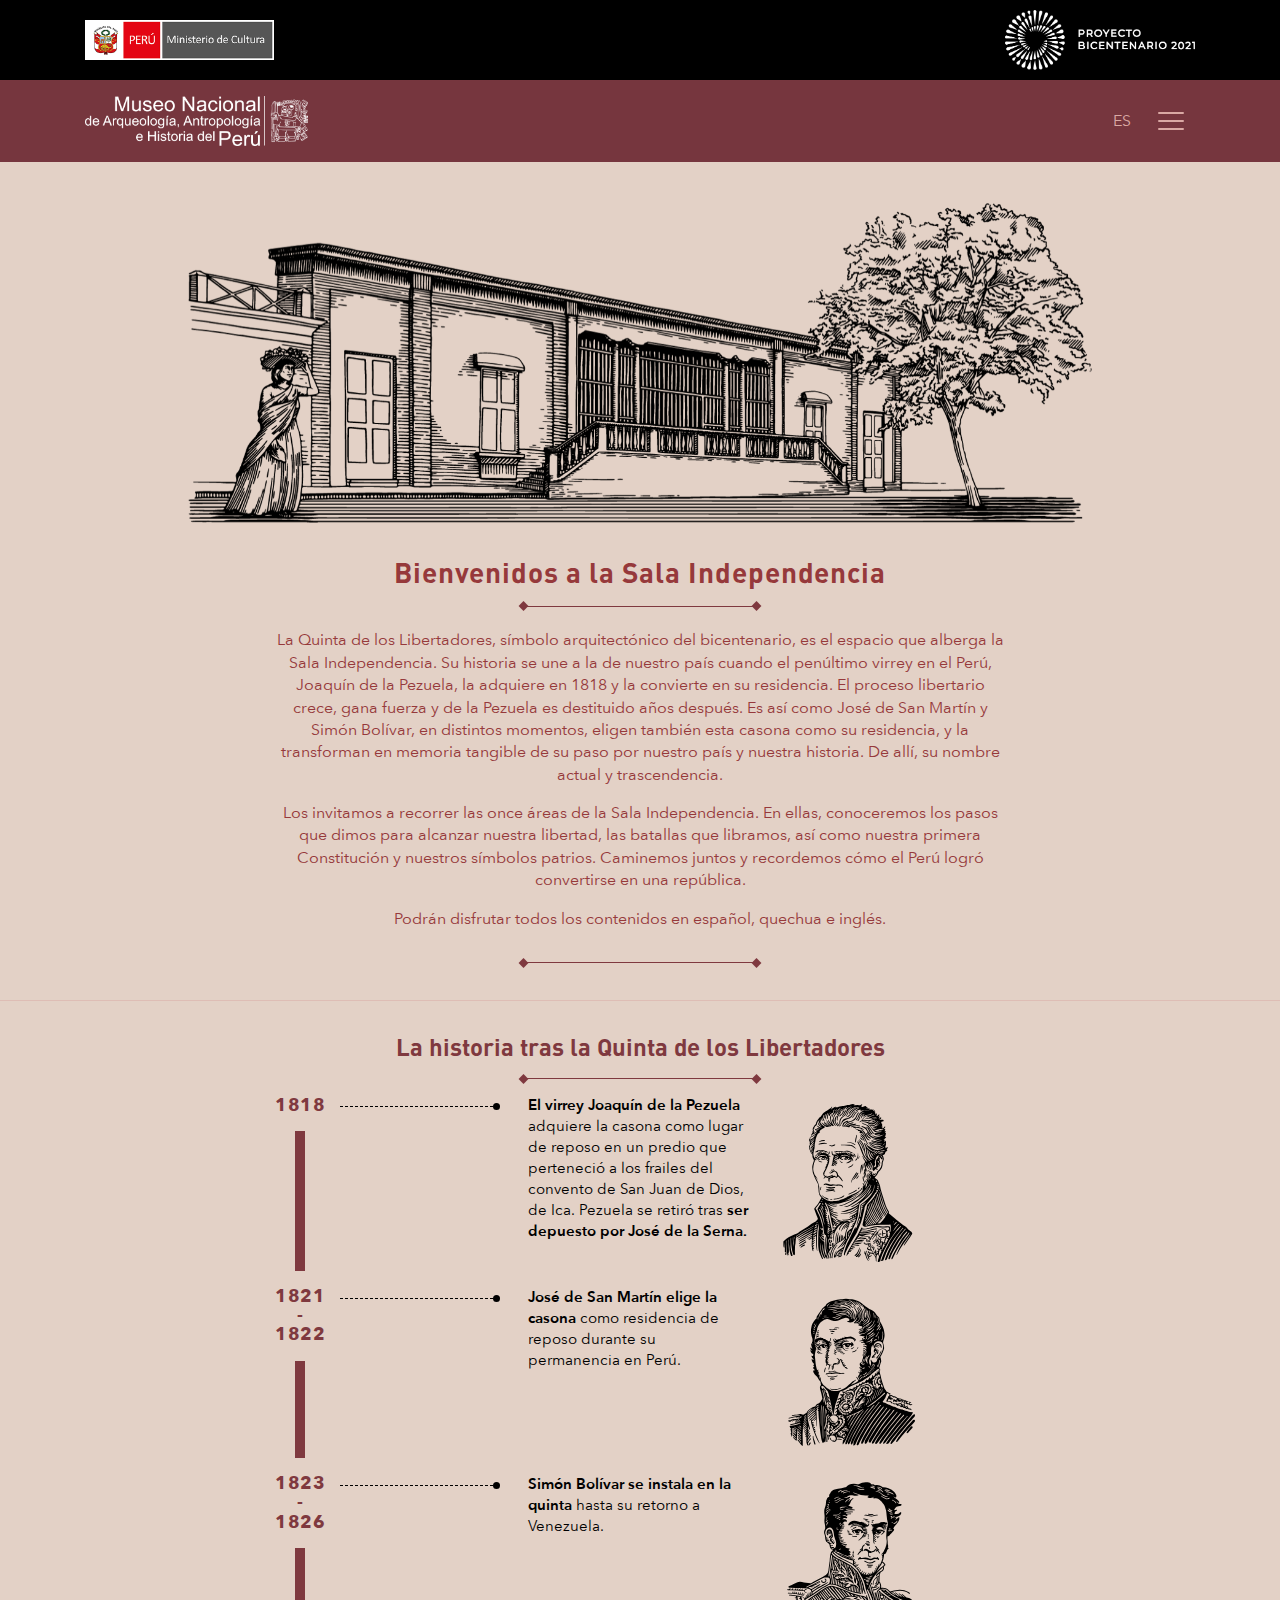
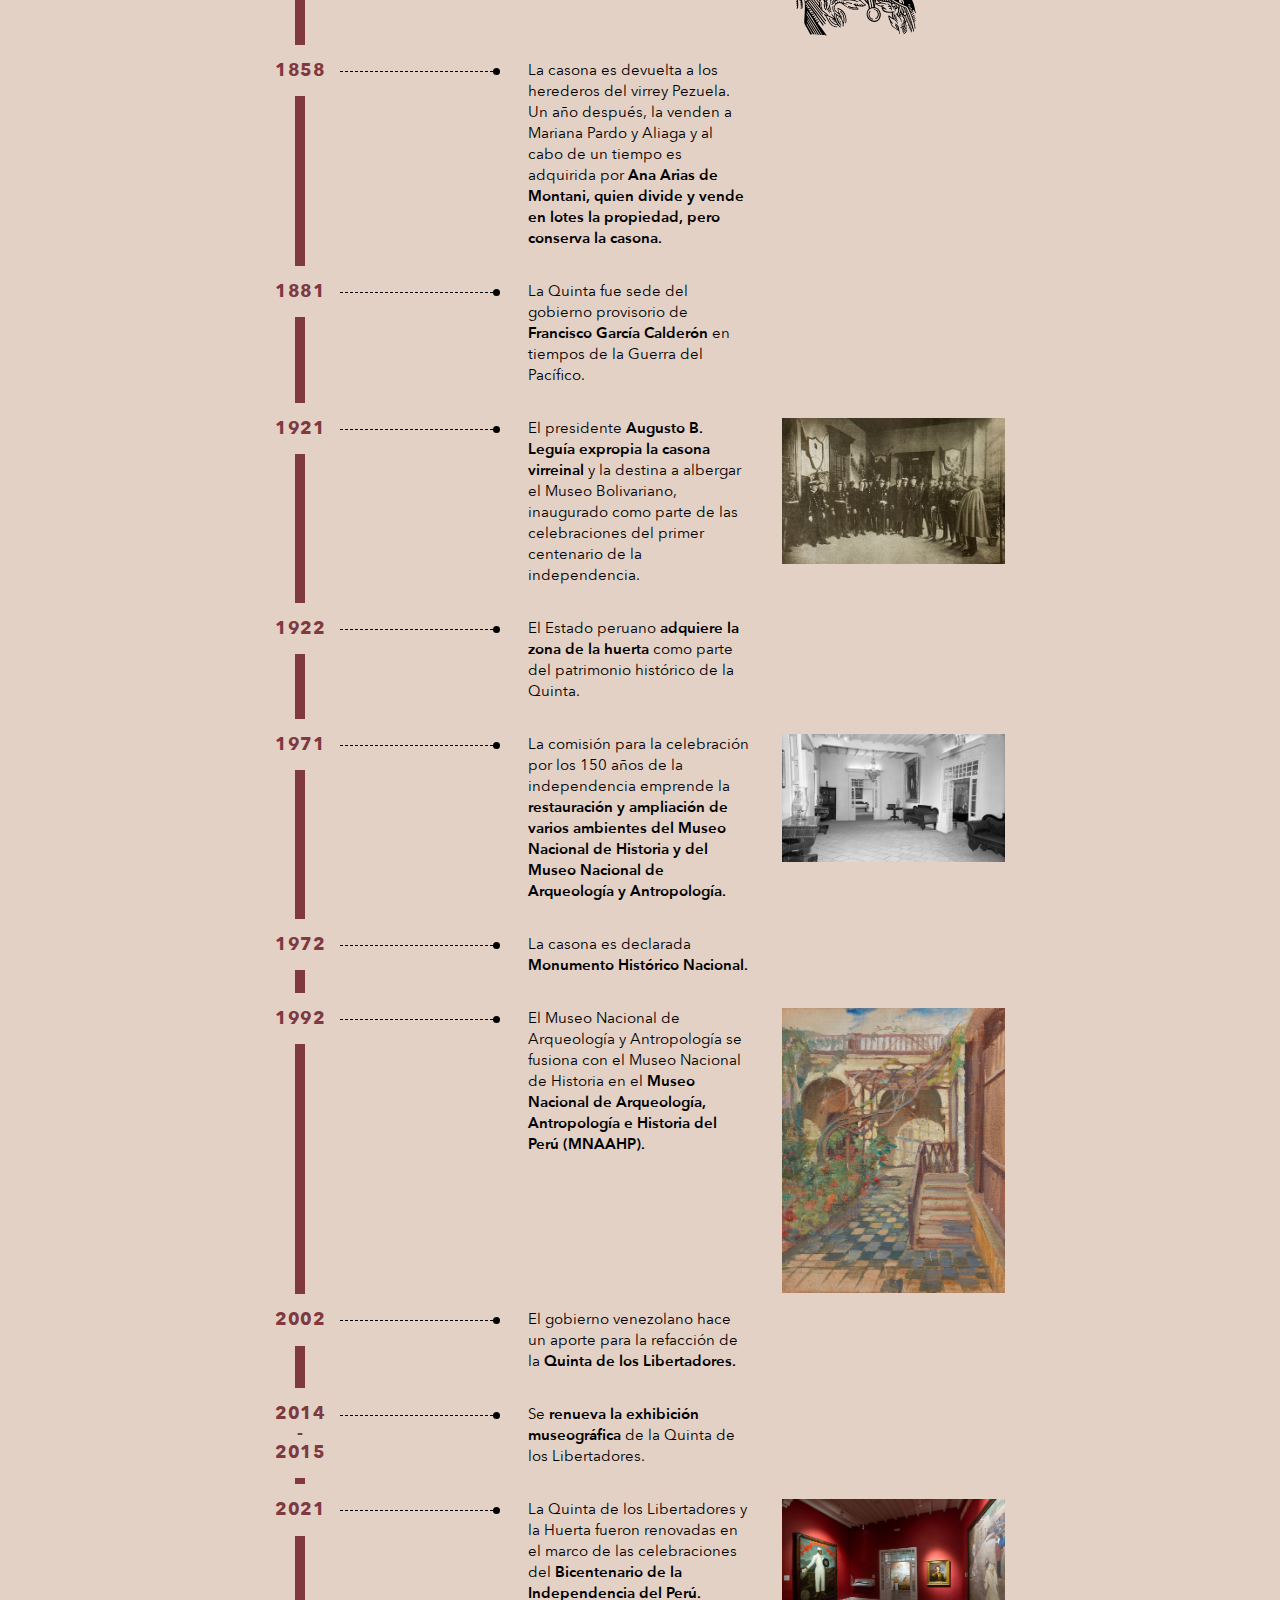
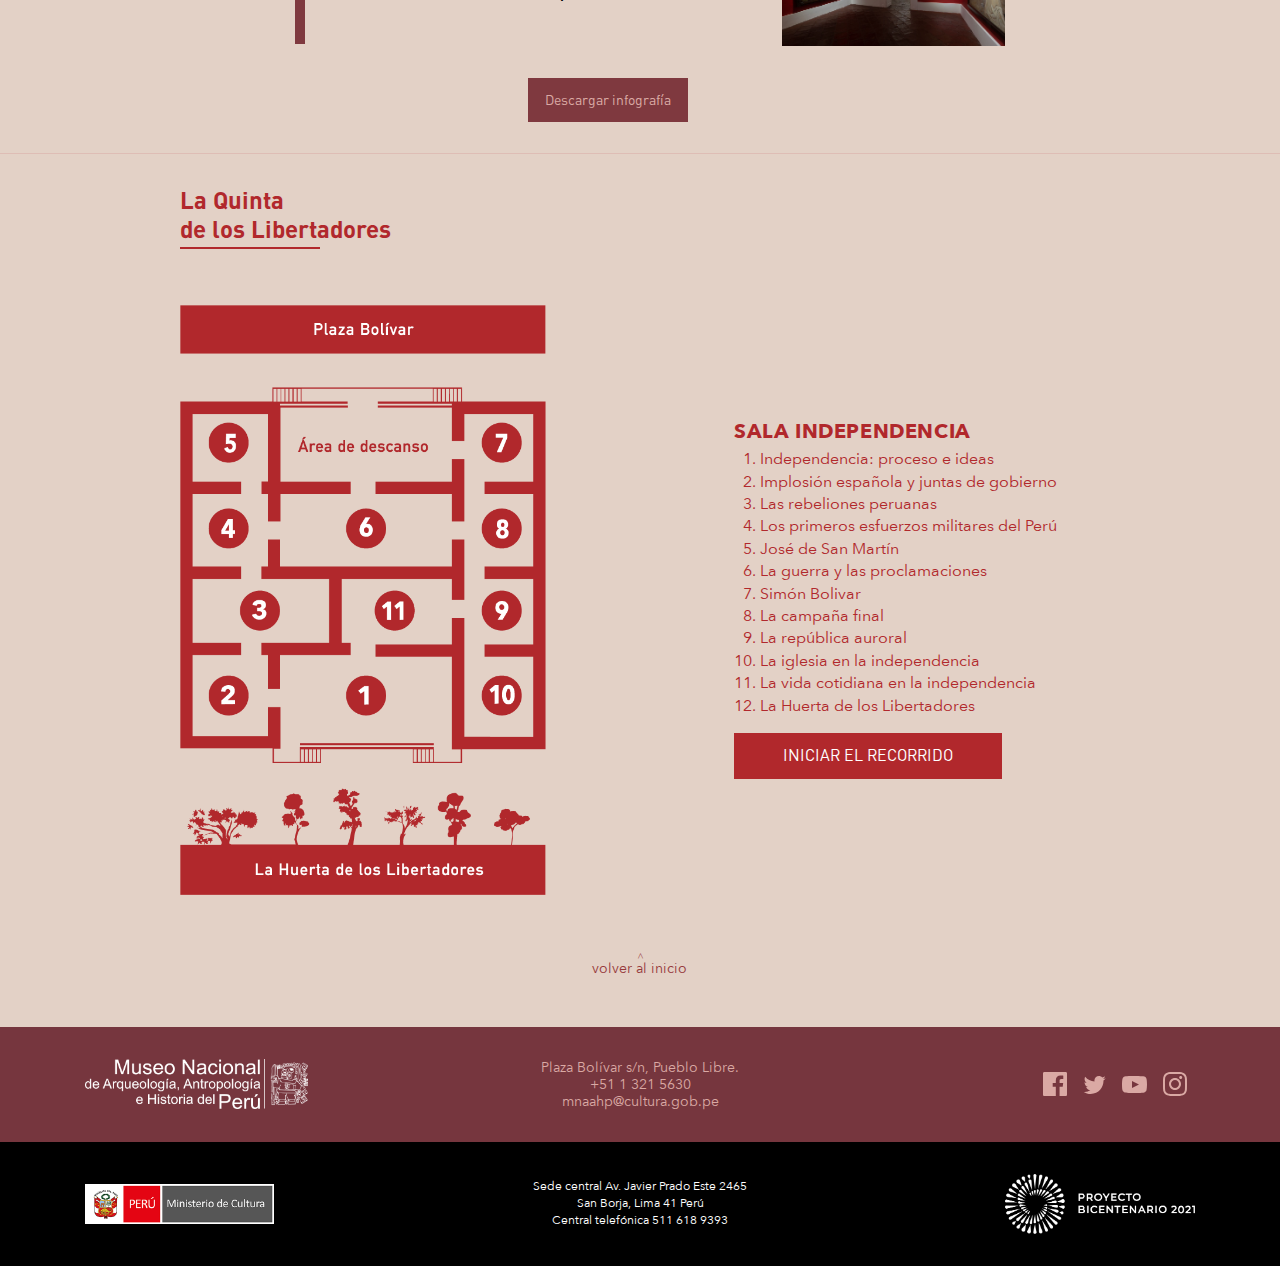
<file: index.html>
<!DOCTYPE html>
<html lang="es">

<!-- Mirrored from mnaahp.javieryamashita.com/ by HTTrack Website Copier/3.x [XR&CO'2014], Tue, 12 Sep 2023 02:20:51 GMT -->
<!-- Added by HTTrack --><meta http-equiv="content-type" content="text/html;charset=UTF-8" /><!-- /Added by HTTrack -->
<head>
<meta charset="utf-8" />
<meta name="viewport" content="width=device-width, initial-scale=1.0" />
<link rel="shortcut icon" type="image/vnd.microsoft.icon" href="images/favicon.ico" />
<title>La Quinta de los Libertadores</title>
<link rel="stylesheet" href="css/bootstrap.min.css">
<link rel="stylesheet" media="all" href="mincul/style5d19.css?qv4u6d" />
<link rel="stylesheet" media="all" href="mincul/custom5d19.css?qv4u6d" />
<link rel="stylesheet" media="all" href="mincul/ekko-lightbox.css">
<link rel="stylesheet" type="text/css" href="css/style.css">

<script src="js/jquery.min45e0.js?v=3.6.0"></script>
</head>

<body>
<a href="#main-content" class="visually-hidden focusable">Pasar al contenido principal</a>

<header role="banner">
	<div class="cabecera_estandar">
		<div class="container">
			<div>
				<div>
					<div id="block-block-content-3f63eca6-b75d-4a91-a6da-0ec366b4cb21"></div>
					<div class="semilla-header-topbar" id="block-block-content-3d1d4f91-d0bc-4b22-908a-1d17c167b7f8">
						<div class="field field--name-body field--type-text-with-summary field--label-hidden clearfix">
							<ul class="links field__items">
								<li><a href="http://www.gob.pe/cultura" target="_blank"><img alt="Ministerio de Cultura" class="logo-cultura" data-entity-type="file" data-entity-uuid="1b2fa1d5-bd96-4125-8c92-6acbb0dbb418" src="images/logo-cultura.png" width="200" height="42" loading="lazy" /></a> <a href="https://bicentenario.gob.pe/" target="_blank"><img alt="Bicentenario Perú 2021" class="logo-bicentenario" data-entity-type="file" data-entity-uuid="0abd4e55-efff-4776-82b9-6f62fe1dfc0a" src="images/logo-bicentenario.png" width="800" height="309" loading="lazy" /></a></li>
							</ul>
						</div>
					</div>
				</div>
			</div>
		</div>
	</div>
</header>

<div class="cabecera">
	<div class="container">
		<div class="row">
			<div class="col-12 col-md-5 header_first">
				<div>
					<div class="semilla-header-left" id="block-block-content-1e4b0d69-fa01-4d1b-832b-821897b4129f">
						<div class="field field--name-body field--type-text-with-summary field--label-hidden clearfix">
							<ul class="links field__items">
								<li>
									<p><a href="index.html"><img alt="Museo Nacional de Arqueología, Antropología e Historia del Perú" class="logo-mnaahp" data-entity-type="file" data-entity-uuid="70216c40-ec99-48a8-9696-06555ce43135" src="images/logo-mnaahp.png" width="800" height="206" loading="lazy" /></a></p>
								</li>
							</ul>
						</div>
					</div>
				</div>
			</div>
			<div class="col-12 col-md-7 header_second">
				<div class="d-flex h-100 align-items-center justify-content-end">
					<div class="semilla-header-right" id="block-block-content-365b94d7-a562-41e8-86c9-d2fda7eaaee5">
						<div class="field field--name-body field--type-text-with-summary field--label-hidden clearfix">
							<ul class="links field__items">
								<li>
									<div class="d-flex align-items-center justify-content-end">
										<div class="idiomas mr-3">ES</div>
										<div class="navbar-light">
											<button class="navbar-toggler" type="button" data-toggle="collapse" data-target="#navbarsExample10" aria-controls="navbarsExample10" aria-expanded="false" aria-label="Toggle navigation">
												<span class="navbar-toggler-icon"></span>
											</button>
										</div>
									</div>
								</li>
							</ul>
						</div>
					</div>
				</div>
			</div>
		</div>
	</div>
<nav class="js-scroll-navbar navbar navbar-light bg-light">
	<div class="collapse navbar-collapse justify-content-md-center" id="navbarsExample10">
		<div>
			<nav role="navigation" aria-labelledby="block-system-menu-block-main-menu" id="block-system-menu-block-main">
				<h2 class="visually-hidden" id="block-system-menu-block-main-menu">Navegación principal</h2>
				<ul class="navbar-nav">
					<!--li class="nav-item"><a class="nav-link" href="/salaindependencia/es/">Inicio</a></li-->
					<li class="nav-item"><a class="nav-link" href="index.html">Inicio</a></li>
					<li class="nav-item"><a class="nav-link" href="area-1.html">Sala Independencia</a></li>
					<li class="nav-item"><a class="nav-link" href="huerta.html">La Huerta</a></li>
					<li class="nav-item"><a class="nav-link" href="recursos-docentes.html">Recursos para docentes</a></li>
					<li class="nav-item"><a class="nav-link" href="creditos.html">Créditos</a></li>
				</ul>
				<ul class="social d-flex align-items-center justify-content-center mb-0 pb-5">
					<li><a href="https://www.facebook.com/MNAAHP" target="_blank" title="Facebook"><img src="images/icono-facebook.svg" alt="Facebook"></a></li>
					<li><a href="http://www.twitter.com/mnaahp_oficial" target="_blank" title="Twitter"><img src="images/icono-twitter.svg" alt="Twitter"></a></li>
					<li><a href="https://www.youtube.com/mnaahp" target="_blank" title="Youtube"><img src="images/icono-youtube.svg" alt="Youtube"></a></li>
					<li><a href="https://www.instagram.com/museonacional_pueblolibre" target="_blank" title="Instagram"><img src="images/icono-instagram.svg" alt="Instagram"></a></li>
				</ul>
			</nav>
		</div>
	</div>
</nav>
</div>

<div class="js-scroll-auxiliar"></div>


<main role="main">

	<div class="container content-page bienvenido">
		<div class="dialog-off-canvas-main-canvas" data-off-canvas-main-canvas="">
			<div></div>
		</div>
		<div>
			<div class="views-element-container" id="">
				<div>
					<div class="view">
						<div class="view-content row">
							<div class="views-row">
								<div class="views-field views-field-nothing">
									<span class="field-content">

										<section id="bienvenida" class="bg-rosado border-bottom text-guinda">
											<div class="container">
												<div class="row">
													<div class="col-md-11 col-lg-10 mx-auto mb-4">
														<img src="uploads/bienvenida-sala-independencia.png">
													</div>
												</div>
												<div class="row">
													<div class="col-md-10 col-lg-8 mx-auto text-center">
														<h2 class="mb-0">Bienvenidos a la Sala Independencia</h2>
														<hr>
														<p>La Quinta de los Libertadores, símbolo arquitectónico del bicentenario, es el espacio que alberga la Sala Independencia. Su historia se une a la de nuestro país cuando el penúltimo virrey en el Perú, Joaquín de la Pezuela, la adquiere en 1818 y la convierte en su residencia. El proceso libertario crece, gana fuerza y de la Pezuela es destituido años después. Es así como José de San Martín y Simón Bolívar, en distintos momentos, eligen también esta casona como su residencia, y la transforman en memoria tangible de su paso por nuestro país y nuestra historia. De allí, su nombre actual y trascendencia.</p>
														<p>Los invitamos a recorrer las once áreas de la Sala Independencia. En ellas, conoceremos los pasos que dimos para alcanzar nuestra libertad, las batallas que libramos, así como nuestra primera Constitución y nuestros símbolos patrios. Caminemos juntos y recordemos cómo el Perú logró convertirse en una república.</p>
														<p>Podrán disfrutar todos los contenidos en español, quechua e inglés.</p>
														<hr>
													</div>
												</div>
											</div>
										</section>

									</span>
								</div>
							</div>
						</div>
					</div>
				</div>
			</div>

			<div class="views-element-container" id="">
				<div>
					<div class="view">
						<div class="view-content row">
							<div class="views-row">
								<div class="views-field views-field-nothing">
									<span class="field-content">

										<section class="bg-rosado border-bottom text-guinda-oscuro" id="historia">
											<div class="container">
												<div class="row text-left text-md-center">
													<div class="col-12">
														<h3 class="mb-0">La historia tras la Quinta de los Libertadores</h3>
														<hr class="d-none d-md-block">
													</div>
												</div>
												<div class="row">
													<div class="col-lg-9 col-xl-8 mx-auto">
														<div class="timeline-vertical">
															<ol>
																<li class="hito row">
																	<div class="hito-fecha col-2 col-md-4">
																		<h4>1818</h4>
																	</div>
																	<div class="hito-contenido col-10 col-md-8">
																		<div class="row gutter-5">
																			<div class="col-7 col-md-6">
																				<p><strong>El virrey Joaquín de la Pezuela</strong> adquiere la casona como lugar de reposo en un predio que perteneció a los frailes del convento de San Juan de Dios, de Ica. Pezuela se retiró tras <strong>ser depuesto por José de la Serna.</strong></p>
																			</div>
																			<div class="col-5 col-md-4 mr-auto">
																				<img src="uploads/virrey-joaquin-de-la-pezuela.svg" alt="Virrey Joaquín de la Pezuela">
																			</div>
																		</div>
																	</div>
																</li>
																<li class="hito row">
																	<div class="hito-fecha col-2 col-md-4">
																		<h4>1821 - 1822</h4>
																	</div>
																	<div class="hito-contenido col-10 col-md-8">
																		<div class="row">
																			<div class="col-7 col-md-6">
																				<p><strong>José de San Martín elige la casona</strong> como residencia de reposo durante su permanencia en Perú.</p>
																			</div>
																			<div class="col-5 col-md-4 mr-auto">
																				<img src="uploads/jose-de-san-martin.svg" alt="José de San Martín">
																			</div>
																		</div>
																	</div>
																</li>
																<li class="hito row">
																	<div class="hito-fecha col-2 col-md-4">
																		<h4>1823 - 1826</h4>
																	</div>
																	<div class="hito-contenido col-10 col-md-8">
																		<div class="row">
																			<div class="col-7 col-md-6">
																				<p><strong>Simón Bolívar se instala en la quinta</strong> hasta su retorno a Venezuela.</p>
																			</div>
																			<div class="col-5 col-md-4 mr-auto">
																				<img src="uploads/simon-bolivar.svg" alt="Simón Bolívar">
																			</div>
																		</div>
																	</div>
																</li>
																<li class="hito row">
																	<div class="hito-fecha col-2 col-md-4">
																		<h4>1858</h4>
																	</div>
																	<div class="hito-contenido col-10 col-md-8">
																		<div class="row">
																			<div class="col-lg-6 mr-auto">
																				<p>La casona es devuelta a los herederos del virrey Pezuela. Un año después, la venden a Mariana Pardo y Aliaga y al cabo de un tiempo es adquirida por <strong>Ana Arias de Montani, quien divide y vende en lotes la propiedad, pero conserva la casona.</strong></p>
																			</div>
																		</div>
																	</div>
																</li>
																<li class="hito row">
																	<div class="hito-fecha col-2 col-md-4">
																		<h4>1881</h4>
																	</div>
																	<div class="hito-contenido col-10 col-md-8">
																		<div class="row">
																			<div class="col-lg-6 mr-auto">
																				<p>La Quinta fue sede del gobierno provisorio de <strong>Francisco García Calderón</strong> en tiempos de la Guerra del Pacífico.</p>
																			</div>
																		</div>
																	</div>
																</li>
																<li class="hito row">
																	<div class="hito-fecha col-2 col-md-4">
																		<h4>1921</h4>
																	</div>
																	<div class="hito-contenido col-10 col-md-8">
																		<div class="row">
																			<div class="col-lg-6">
																				<p>El presidente <strong>Augusto B. Leguía expropia la casona virreinal</strong> y la destina a albergar el Museo Bolivariano, inaugurado como parte de las celebraciones del primer centenario de la independencia.</p>
																			</div>
																			<div class="col-lg-6">
																				<img src="uploads/home/historia-1921.jpg" alt="">
																			</div>
																		</div>
																	</div>
																</li>
																<li class="hito row">
																	<div class="hito-fecha col-2 col-md-4">
																		<h4>1922</h4>
																	</div>
																	<div class="hito-contenido col-10 col-md-8">
																		<div class="row">
																			<div class="col-lg-6 mr-auto">
																				<p>El Estado peruano <strong>adquiere la zona de la huerta</strong> como parte del patrimonio histórico de la Quinta.</p>
																			</div>
																		</div>
																	</div>
																</li>
																<li class="hito row">
																	<div class="hito-fecha col-2 col-md-4">
																		<h4>1971</h4>
																	</div>
																	<div class="hito-contenido col-10 col-md-8">
																		<div class="row">
																			<div class="col-lg-6">
																				<p>La comisión para la celebración por los 150 años de la independencia emprende la <strong>restauración y ampliación de varios ambientes del Museo Nacional de Historia y del Museo Nacional de Arqueología y Antropología.</strong></p>
																			</div>
																			<div class="col-lg-6">
																				<img src="uploads/home/historia-1971.jpg" alt="">
																			</div>
																		</div>
																	</div>
																</li>
																<li class="hito row">
																	<div class="hito-fecha col-2 col-md-4">
																		<h4>1972</h4>
																	</div>
																	<div class="hito-contenido col-10 col-md-8">
																		<div class="row">
																			<div class="col-lg-6 mr-auto">
																				<p>La casona es declarada <strong>Monumento Histórico Nacional.</strong></p>
																			</div>
																		</div>
																	</div>
																</li>
																<li class="hito row">
																	<div class="hito-fecha col-2 col-md-4">
																		<h4>1992</h4>
																	</div>
																	<div class="hito-contenido col-10 col-md-8">
																		<div class="row">
																			<div class="col-lg-6">
																				<p>El Museo Nacional de Arqueología y Antropología se fusiona con el Museo Nacional de Historia en el <strong>Museo Nacional de Arqueología, Antropología e Historia del Perú (MNAAHP).</strong></p>
																			</div>
																			<div class="col-lg-6">
																				<img src="uploads/home/historia-1992.jpg" alt="">
																			</div>
																		</div>
																	</div>
																</li>
																<li class="hito row">
																	<div class="hito-fecha col-2 col-md-4">
																		<h4>2002</h4>
																	</div>
																	<div class="hito-contenido col-10 col-md-8">
																		<div class="row">
																			<div class="col-lg-6 mr-auto">
																				<p>El gobierno venezolano hace un aporte para la refacción de la <strong>Quinta de los Libertadores.</strong></p>
																			</div>
																		</div>
																	</div>
																</li>
																<li class="hito row">
																	<div class="hito-fecha col-2 col-md-4">
																		<h4>2014 - 2015</h4>
																	</div>
																	<div class="hito-contenido col-10 col-md-8">
																		<div class="row">
																			<div class="col-lg-6 mr-auto">
																				<p>Se <strong>renueva la exhibición museográfica</strong> de la Quinta de los Libertadores.</p>
																			</div>
																		</div>
																	</div>
																</li>
																<li class="hito row">
																	<div class="hito-fecha col-2 col-md-4">
																		<h4>2021</h4>
																	</div>
																	<div class="hito-contenido col-10 col-md-8">
																		<div class="row">
																			<div class="col-lg-6">
																				<p>La Quinta de los Libertadores y la Huerta fueron renovadas en el marco de las celebraciones del <strong>Bicentenario de la Independencia del Perú.</strong></p>
																			</div>
																			<div class="col-lg-6">
																				<img src="uploads/home/historia-2021.jpg" alt="">
																			</div>
																		</div>
																	</div>
																</li>
															</ol>
														</div>
														<div class="row">
															<div class="col-md-8 ml-auto text-center text-md-left">
																<a href="uploads/home/la-quinta.pdf" class="btn btn-guinda-oscuro" title="Descargar infografía" download>Descargar infografía</a>
															</div>
														</div>
													</div>
												</div>
											</div>
										</section>

									</span>
								</div>
							</div>
						</div>
					</div>
				</div>
			</div>

			<div class="views-element-container" id="">
				<div>
					<div class="view">
						<div class="view-content row">
							<div class="views-row">
								<div class="views-field views-field-nothing">
									<span class="field-content">

										<section id="quinta" class="bg-rosado text-rojo">
											<div class="container">
												<div class="row">
													<div class="col-lg-10 mx-auto">
														<div class="row mb-md-4">
															<div class="col-12">
																<h3 class="underline">La Quinta <br>de los Libertadores</h3>
															</div>
														</div>
														<div class="row align-items-center justify-content-md-between">
															<div class="col-md-5 order-md-12">
																<div class="recorrido-indice">
																	<h4 class="text-uppercase mb-1">Sala Independencia</h4>
																	<ol>
																		<li>Independencia: proceso e ideas</li>
																		<li>Implosión española y juntas de gobierno</li>
																		<li>Las rebeliones peruanas</li>
																		<li>Los primeros esfuerzos militares del Perú</li>
																		<li>José de San Martín</li>
																		<li>La guerra y las proclamaciones</li>
																		<li>Simón Bolivar</li>
																		<li>La campaña final</li>
																		<li>La república auroral</li>
																		<li>La iglesia en la independencia</li>
																		<li>La vida cotidiana en la independencia</li>
																		<li>La Huerta de los Libertadores</li>
																	</ol>
																	<a href="area-1.html" class="btn btn-medium btn-rojo text-uppercase px-5">Iniciar el recorrido</a>
																</div>
															</div>
															<div class="col-md-5 order-md-1">
																<div class="recorrido-mapa">
																	<p class="d-block d-md-none text-center">o selecciona la sala deseada</p>
																	<div class="mapa">
																		<ol>
																			<li class="imagen"><img src="uploads/home/mapa.png" class="w-100" alt=""></li>
																			<li class="area-1"><a href="area-1.html">Independencia: proceso e ideas</a></li>
																			<li class="area-2"><a href="area-2.html">Implosión española y juntas de gobierno</a></li>
																			<li class="area-3"><a href="area-3.html">Las rebeliones peruanas</a></li>
																			<li class="area-4"><a href="area-4.html">Los primeros esfuerzos militares del Perú</a></li>
																			<li class="area-5"><a href="area-5.html">José de San Martín</a></li>
																			<li class="area-6"><a href="area-6.html">La guerra y las proclamaciones</a></li>
																			<li class="area-7"><a href="area-7.html">Simón Bolivar</a></li>
																			<li class="area-8"><a href="area-8.html">La campaña final</a></li>
																			<li class="area-9"><a href="area-9.html">La república auroral</a></li>
																			<li class="area-10"><a href="area-10.html">La iglesia en la independencia</a></li>
																			<li class="area-11"><a href="area-11.html">La vida cotidiana en la independencia</a></li>
																			<li class="huerta"><a href="huerta.html">La Huerta de los Libertadores</a></li>
																		</ol>
																	</div>
																</div>
															</div>
														</div>
													</div>
												</div>
											</div>
										</section>

									</span>
								</div>
							</div>
						</div>
					</div>
				</div>
			</div>

			<div class="views-element-container" id="">
				<div>
					<div class="view">
						<div class="view-content row">
							<div class="views-row">
								<div class="views-field views-field-nothing">
									<span class="field-content">

										<section class="bg-rosado text-guinda" id="navegacion">
											<div class="container pb-5">
												<div class="row">
													<div class="col-md-10 col-lg-8 mx-auto">
														<div class="row gutter-5 d-flex align-items-end">
															<div class="col-4">
															</div>
															<div class="col-4 text-center">
																<a class="top" href="#top">volver al inicio</a>
															</div>
															<div class="col-4 text-right">
															</div>
														</div>
													</div>
												</div>
											</div>
										</section>

									</span>
								</div>
							</div>
						</div>
					</div>
				</div>
			</div>

		</div>
	</div>	
</main>

<footer>
	<div class="footer_first bg-guinda-oscuro-2 text-rosado-oscuro">
		<div class="container">
			<div>
				<div class="semilla-footer-top" id="block-block-content-92f2b4f8-8d6a-4fa3-8b3f-25dbc31a911d">
					<div class="field field--name-body field--type-text-with-summary field--label-hidden clearfix">
						<ul class="links field__items">
							<li>
								<div class="row align-items-center text-center text-sm-left">
									<div class="col-md-4 text-center text-md-left mb-2 mb-md-0">
										<a href="#" target="_blank"><img alt="Museo Nacional de Arqueología, Antropología e Historia del Perú" class="logo-mnaahp" src="images/logo-mnaahp.png" /></a>
									</div>
									<div class="col-md-8 text-center">
										<div class="row align-items-center">
											<div class="col-md-6 mb-4 mb-md-0">
												<p class="h6 footer_titulo d-block d-md-none">Contacto</p>
												<p class="mb-0">Plaza Bolívar s/n, Pueblo Libre. <br>+51 1 321 5630 <br>mnaahp@cultura.gob.pe</p>
											</div>
											<div class="col-md-6">
												<ul class="social d-flex align-items-center justify-content-center justify-content-md-end">
													<li><a href="https://www.facebook.com/MNAAHP" target="_blank" title="Facebook"><img src="images/icono-facebook.svg" alt="Facebook"></a></li>
													<li><a href="http://www.twitter.com/mnaahp_oficial" target="_blank" title="Twitter"><img src="images/icono-twitter.svg" alt="Twitter"></a></li>
													<li><a href="https://www.youtube.com/mnaahp" target="_blank" title="Youtube"><img src="images/icono-youtube.svg" alt="Youtube"></a></li>
													<li><a href="https://www.instagram.com/museonacional_pueblolibre" target="_blank" title="Instagram"><img src="images/icono-instagram.svg" alt="Instagram"></a></li>
													<!--li><a href="" target="_blank" title="Whatsapp"><img src="images/icono-whatsapp.svg" alt="Whatsapp"></a></li-->
												</ul>
											</div>
										</div>
									</div>
								</div>
							</li>
						</ul>
					</div>
				</div>
			</div>
		</div>
	</div>
	<div class="footer_second">
		<div class="container">
			<div>
				<div class="semilla-footer-bottom" id="block-block-content-5abf90c3-7500-4ee4-9262-8924e8272fb8">
					<div class="field field--name-body field--type-text-with-summary field--label-hidden clearfix">
						<ul class="links field__items">
							<li>
								<div class="row align-items-center">
									<div class="col-lg-6 order-lg-2 text-center">
										<p class="mb-3 mb-lg-0">Sede central Av. Javier Prado Este 2465<br />San Borja, Lima 41 Perú<br />Central telefónica 511 618 9393</p>
									</div>
									<div class="col-6 col-lg-3 order-lg-1 text-right text-lg-left">
										<a href="http://www.gob.pe/cultura" target="_blank"><img alt="Ministerio de Cultura" class="logo-cultura" data-entity-type="file" data-entity-uuid="1b2fa1d5-bd96-4125-8c92-6acbb0dbb418" src="images/logo-cultura.png" width="200" height="42" loading="lazy" /></a>
									</div>
									<div class="col-6 col-lg-3 order-lg-3 text-xl-right">
										<a href="https://bicentenario.gob.pe/" target="_blank"><img alt="Bicentenario Perú 2021" class="logo-bicentenario" data-entity-type="file" data-entity-uuid="0abd4e55-efff-4776-82b9-6f62fe1dfc0a" src="images/logo-bicentenario.png" width="800" height="309" loading="lazy" /></a>
									</div>
								</div>
							</li>
						</ul>
					</div>
				</div>
			</div>
		</div>
	</div>
</footer>  

<script src="js/bootstrap.min.js"></script>
<script src="mincul/ekko-lightbox.min.js"></script>
<script src="js/script.js"></script>

</body>

<!-- Mirrored from mnaahp.javieryamashita.com/ by HTTrack Website Copier/3.x [XR&CO'2014], Tue, 12 Sep 2023 02:21:01 GMT -->
</html>
</file>
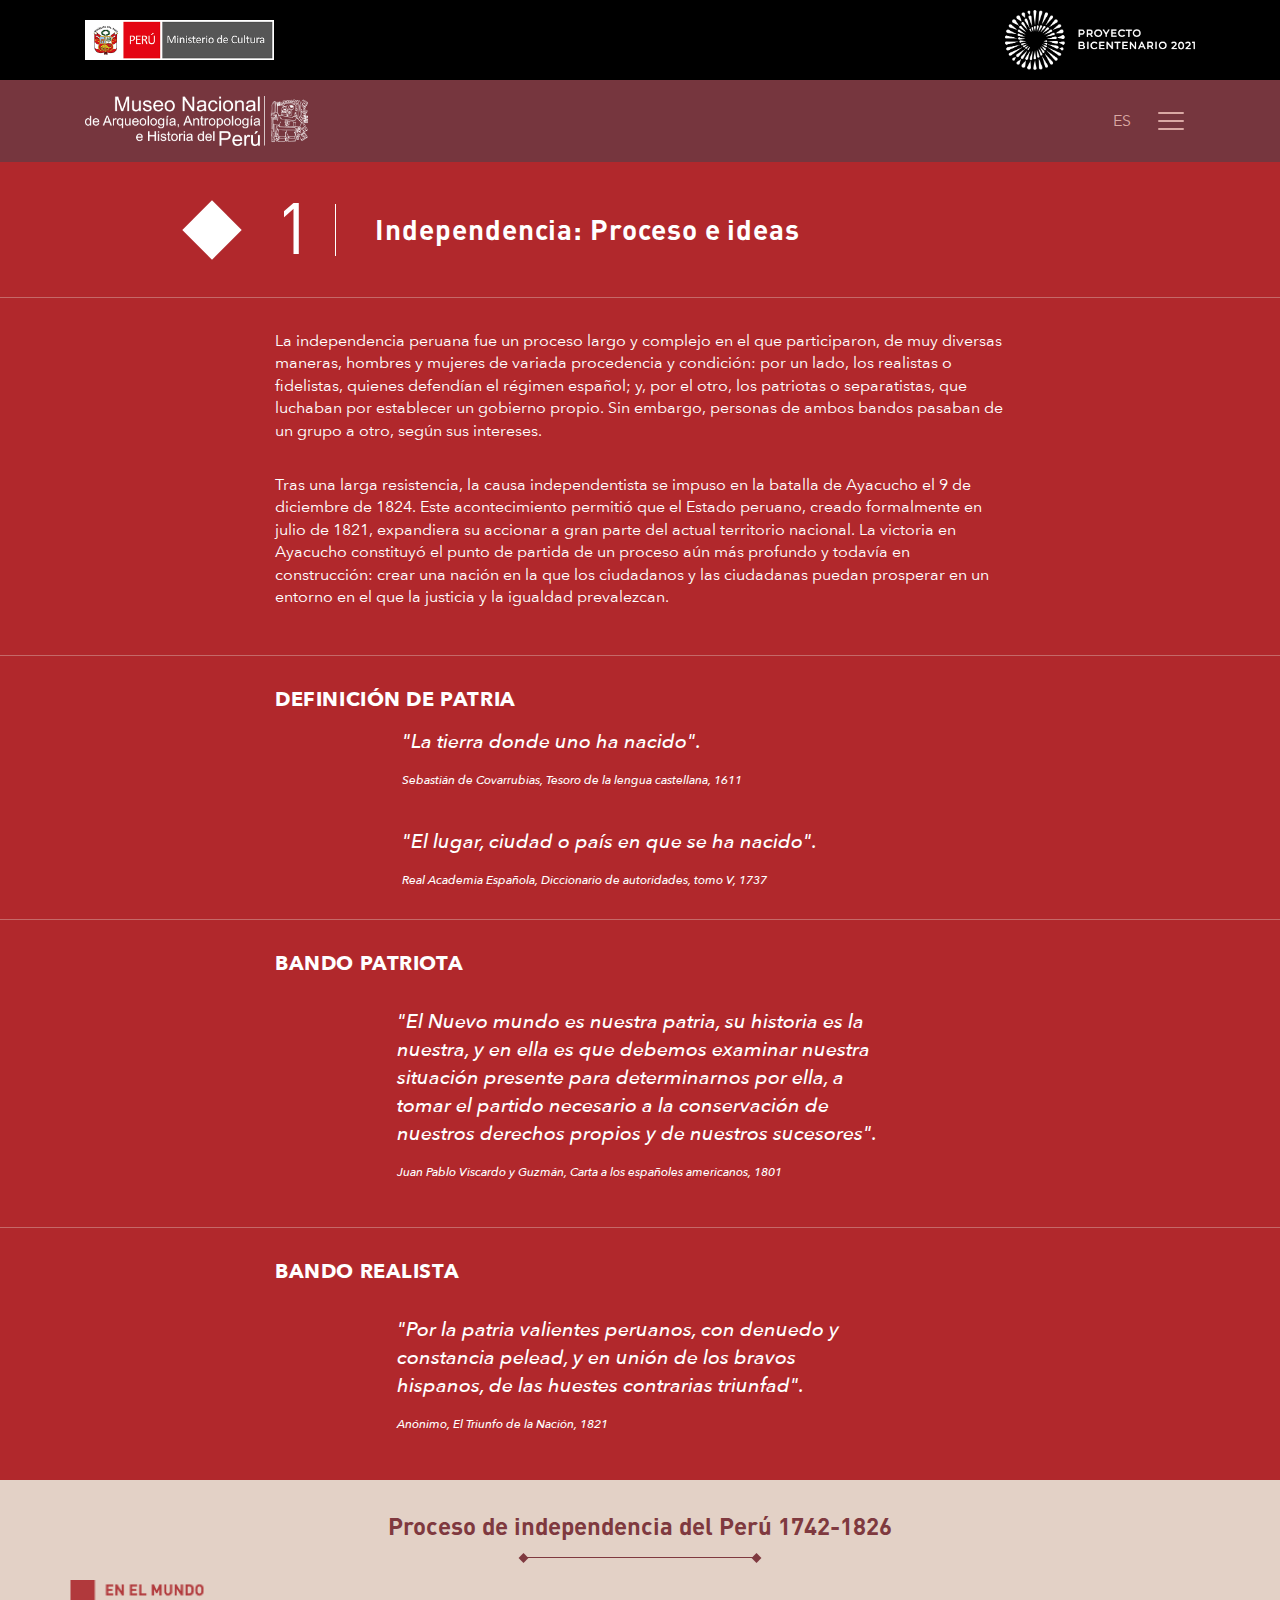
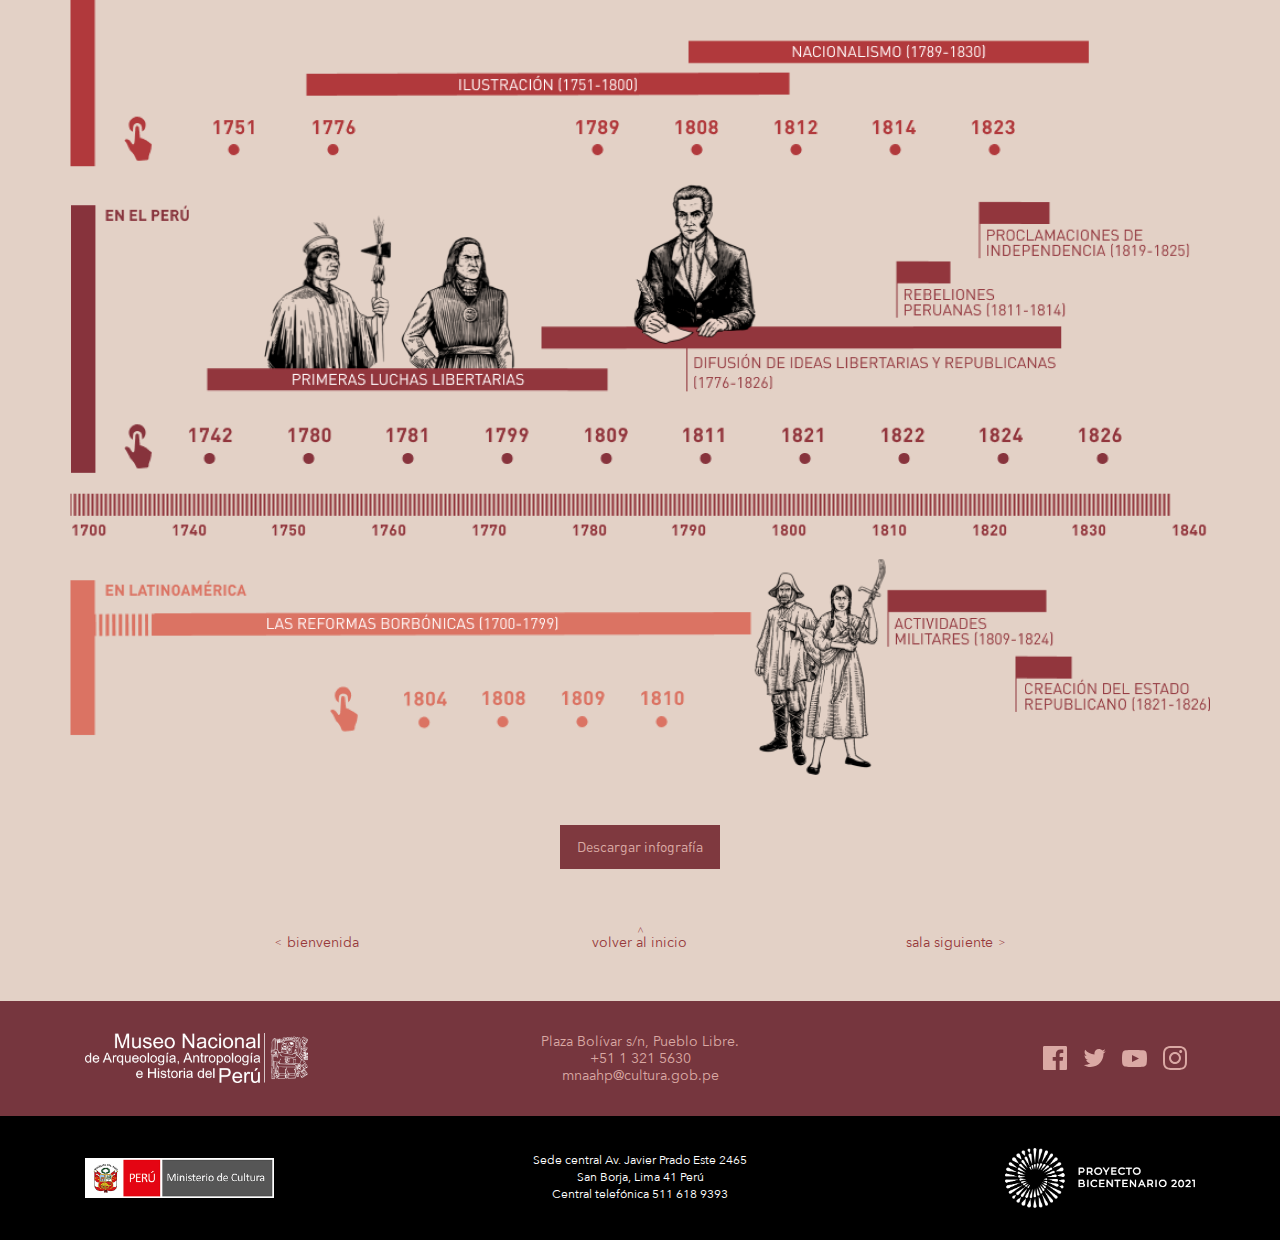
<file: area-1.html>
<!DOCTYPE html>
<html lang="es">

<!-- Mirrored from mnaahp.javieryamashita.com/area-1 by HTTrack Website Copier/3.x [XR&CO'2014], Tue, 12 Sep 2023 02:21:26 GMT -->
<!-- Added by HTTrack --><meta http-equiv="content-type" content="text/html;charset=UTF-8" /><!-- /Added by HTTrack -->
<head>
<meta charset="utf-8" />
<meta name="viewport" content="width=device-width, initial-scale=1.0" />
<link rel="shortcut icon" type="image/vnd.microsoft.icon" href="images/favicon.ico" />
<title>Independencia: Proceso e ideas - La Quinta de los Libertadores</title>
<link rel="stylesheet" href="css/bootstrap.min.css">
<link rel="stylesheet" media="all" href="mincul/style5d19.css?qv4u6d" />
<link rel="stylesheet" media="all" href="mincul/custom5d19.css?qv4u6d" />
<link rel="stylesheet" media="all" href="mincul/ekko-lightbox.css">
<link rel="stylesheet" type="text/css" href="css/style.css">

<script src="js/jquery.min45e0.js?v=3.6.0"></script>
</head>

<body>
<a href="#main-content" class="visually-hidden focusable">Pasar al contenido principal</a>

<header role="banner">
	<div class="cabecera_estandar">
		<div class="container">
			<div>
				<div>
					<div id="block-block-content-3f63eca6-b75d-4a91-a6da-0ec366b4cb21"></div>
					<div class="semilla-header-topbar" id="block-block-content-3d1d4f91-d0bc-4b22-908a-1d17c167b7f8">
						<div class="field field--name-body field--type-text-with-summary field--label-hidden clearfix">
							<ul class="links field__items">
								<li><a href="http://www.gob.pe/cultura" target="_blank"><img alt="Ministerio de Cultura" class="logo-cultura" data-entity-type="file" data-entity-uuid="1b2fa1d5-bd96-4125-8c92-6acbb0dbb418" src="images/logo-cultura.png" width="200" height="42" loading="lazy" /></a> <a href="https://bicentenario.gob.pe/" target="_blank"><img alt="Bicentenario Perú 2021" class="logo-bicentenario" data-entity-type="file" data-entity-uuid="0abd4e55-efff-4776-82b9-6f62fe1dfc0a" src="images/logo-bicentenario.png" width="800" height="309" loading="lazy" /></a></li>
							</ul>
						</div>
					</div>
				</div>
			</div>
		</div>
	</div>
</header>

<div class="cabecera">
	<div class="container">
		<div class="row">
			<div class="col-12 col-md-5 header_first">
				<div>
					<div class="semilla-header-left" id="block-block-content-1e4b0d69-fa01-4d1b-832b-821897b4129f">
						<div class="field field--name-body field--type-text-with-summary field--label-hidden clearfix">
							<ul class="links field__items">
								<li>
									<p><a href="index.html"><img alt="Museo Nacional de Arqueología, Antropología e Historia del Perú" class="logo-mnaahp" data-entity-type="file" data-entity-uuid="70216c40-ec99-48a8-9696-06555ce43135" src="images/logo-mnaahp.png" width="800" height="206" loading="lazy" /></a></p>
								</li>
							</ul>
						</div>
					</div>
				</div>
			</div>
			<div class="col-12 col-md-7 header_second">
				<div class="d-flex h-100 align-items-center justify-content-end">
					<div class="semilla-header-right" id="block-block-content-365b94d7-a562-41e8-86c9-d2fda7eaaee5">
						<div class="field field--name-body field--type-text-with-summary field--label-hidden clearfix">
							<ul class="links field__items">
								<li>
									<div class="d-flex align-items-center justify-content-end">
										<div class="idiomas mr-3">ES</div>
										<div class="navbar-light">
											<button class="navbar-toggler" type="button" data-toggle="collapse" data-target="#navbarsExample10" aria-controls="navbarsExample10" aria-expanded="false" aria-label="Toggle navigation">
												<span class="navbar-toggler-icon"></span>
											</button>
										</div>
									</div>
								</li>
							</ul>
						</div>
					</div>
				</div>
			</div>
		</div>
	</div>
<nav class="js-scroll-navbar navbar navbar-light bg-light">
	<div class="collapse navbar-collapse justify-content-md-center" id="navbarsExample10">
		<div>
			<nav role="navigation" aria-labelledby="block-system-menu-block-main-menu" id="block-system-menu-block-main">
				<h2 class="visually-hidden" id="block-system-menu-block-main-menu">Navegación principal</h2>
				<ul class="navbar-nav">
					<!--li class="nav-item"><a class="nav-link" href="/salaindependencia/es/">Inicio</a></li-->
					<li class="nav-item"><a class="nav-link" href="index.html">Inicio</a></li>
					<li class="nav-item"><a class="nav-link" href="area-1.html">Sala Independencia</a></li>
					<li class="nav-item"><a class="nav-link" href="huerta.html">La Huerta</a></li>
					<li class="nav-item"><a class="nav-link" href="recursos-docentes.html">Recursos para docentes</a></li>
					<li class="nav-item"><a class="nav-link" href="creditos.html">Créditos</a></li>
				</ul>
				<ul class="social d-flex align-items-center justify-content-center mb-0 pb-5">
					<li><a href="https://www.facebook.com/MNAAHP" target="_blank" title="Facebook"><img src="images/icono-facebook.svg" alt="Facebook"></a></li>
					<li><a href="http://www.twitter.com/mnaahp_oficial" target="_blank" title="Twitter"><img src="images/icono-twitter.svg" alt="Twitter"></a></li>
					<li><a href="https://www.youtube.com/mnaahp" target="_blank" title="Youtube"><img src="images/icono-youtube.svg" alt="Youtube"></a></li>
					<li><a href="https://www.instagram.com/museonacional_pueblolibre" target="_blank" title="Instagram"><img src="images/icono-instagram.svg" alt="Instagram"></a></li>
				</ul>
			</nav>
		</div>
	</div>
</nav>
</div>

<div class="js-scroll-auxiliar"></div>


<main role="main">
	<div class="container content-page bienvenido">
		<div class="dialog-off-canvas-main-canvas" data-off-canvas-main-canvas="">
			<div></div>
		</div>
		<div>
			<div class="views-element-container" id="">
				<div>
					<div class="view">
						<div class="view-content row">
							<div class="views-row">
								<div class="views-field views-field-nothing">
									<span class="field-content">

										<section class="bg-rojo border-bottom text-blanco">
											<div class="container area-titulo">
												<div class="row">
													<div class="col-md-10 col-lg-8 mx-auto">
														<h2><a class="d-flex align-items-center" data-toggle="collapse" href="#areaMenu" role="button" aria-expanded="false" aria-controls="areaMenu"><span class="numero"><span>1</span></span> <span>Independencia: Proceso e ideas</span></a></h2>
													</div>
												</div>
											</div>
										</section>

									</span>
								</div>
							</div>
						</div>
					</div>
				</div>
			</div>

			<div class="views-element-container collapse" id="areaMenu">
				<div>
					<div class="view">
						<div class="view-content row">
							<div class="views-row">
								<div class="views-field views-field-nothing">
									<span class="field-content">

										<section class="bg-rojo border-bottom text-blanco">
											<div class="container area-menu">
												<div class="row">
													<div class="col-md-10 col-lg-8 mx-auto">
														<p><a data-toggle="collapse" href="#areaMenu" role="button" aria-expanded="false" aria-controls="areaMenu"><strong>Contenido</strong></a></p>
														<ul>
															<li><a class="scroll" href="#area-1-1">Introducción</a></li>
															<li><a class="scroll" href="#area-1-2">Definición de patria</a></li>
															<li><a class="scroll" href="#area-1-3">Bando patriota</a></li>
															<li><a class="scroll" href="#area-1-4">Bando realista</a></li>
															<li><a class="scroll" href="#area-1-5">Infografía: Proceso de independencia del Perú 1742-1826</a></li>
														</ul>
													</div>
												</div>
											</div>
										</section>

									</span>
								</div>
							</div>
						</div>
					</div>
				</div>
			</div>

			<div class="views-element-container" id="">
				<div>
					<div class="view">
						<div class="view-content row">
							<div class="views-row">
								<div class="views-field views-field-nothing">
									<span class="field-content">

										<section class="bg-rojo border-bottom text-blanco" id="area-1-1">
											<div class="container">
												<div class="row">
													<div class="col-md-10 col-lg-8 mx-auto contenido">
														<p>La independencia peruana fue un proceso largo y complejo en el que participaron, de muy diversas maneras, hombres y mujeres de variada procedencia y condición: por un lado, los realistas o fidelistas, quienes defendían el régimen español; y, por el otro, los patriotas o separatistas, que luchaban por establecer un gobierno propio. Sin embargo, personas de ambos bandos pasaban de un grupo a otro, según sus intereses.</p>
														<p>Tras una larga resistencia, la causa independentista se impuso en la batalla de Ayacucho el 9 de diciembre de 1824. Este acontecimiento permitió que el Estado peruano, creado formalmente en julio de 1821, expandiera su accionar a gran parte del actual territorio nacional. La victoria en Ayacucho constituyó el punto de partida de un proceso aún más profundo y todavía en construcción: crear una nación en la que los ciudadanos y las ciudadanas puedan prosperar en un entorno en el que la justicia y la igualdad prevalezcan.</p>
													</div>
												</div>
											</div>
										</section>

									</span>
								</div>
							</div>
						</div>
					</div>
				</div>
			</div>

			<div class="views-element-container" id="">
				<div>
					<div class="view">
						<div class="view-content row">
							<div class="views-row">
								<div class="views-field views-field-nothing">
									<span class="field-content">

										<section class="bg-rojo border-bottom text-blanco" id="area-1-2">
											<div class="container">
												<div class="row">
													<div class="col-md-10 col-lg-8 mx-auto">
														<h4 class="text-uppercase">Definición de patria</h4>
														<div class="row mb-4">
															<div class="col-md-10 col-lg-8 mx-auto">
																<blockquote class="blockquote">
																	<p>"La tierra donde uno ha nacido".</p>
																	<footer class="blockquote-footer"><cite title="Sebastián de Covarrubias, Tesoro de la lengua castellana, 1611">Sebastián de Covarrubias, Tesoro de la lengua castellana, 1611</cite></footer>
																</blockquote>
															</div>
														</div>
														<div class="row">
															<div class="col-md-10 col-lg-8 mx-auto">
																<blockquote class="blockquote">
																	<p>"El lugar, ciudad o país en que se ha nacido".</p>
																	<footer class="blockquote-footer"><cite title="Real Academia Española, Diccionario de autoridades, tomo V, 1737">Real Academia Española, Diccionario de autoridades, tomo V, 1737</cite></footer>
																</blockquote>
															</div>
														</div>
													</div>
												</div>
											</div>
										</section>

									</span>
								</div>
							</div>
						</div>
					</div>
				</div>
			</div>

			<div class="views-element-container" id="">
				<div>
					<div class="view">
						<div class="view-content row">
							<div class="views-row">
								<div class="views-field views-field-nothing">
									<span class="field-content">

										<section class="bg-rojo border-bottom text-blanco" id="area-1-3">
											<div class="container">
												<div class="row">
													<div class="col-md-10 col-lg-8 mx-auto contenido">

														<h4 class="text-uppercase">Bando patriota</h4>

														<blockquote class="blockquote">
															<p>"El Nuevo mundo es nuestra patria, su historia es la nuestra, y en ella es que debemos examinar nuestra situación presente para determinarnos por ella, a tomar el partido necesario a la conservación de nuestros derechos propios y de nuestros sucesores".</p>
															<footer class="blockquote-footer"><cite title="Juan Pablo Viscardo y Guzmán, Carta a los españoles americanos, 1801">Juan Pablo Viscardo y Guzmán, Carta a los españoles americanos, 1801</cite></footer>
														</blockquote>

													</div>
												</div>
											</div>
										</section>

									</span>
								</div>
							</div>
						</div>
					</div>
				</div>
			</div>

			<div class="views-element-container" id="">
				<div>
					<div class="view">
						<div class="view-content row">
							<div class="views-row">
								<div class="views-field views-field-nothing">
									<span class="field-content">

										<section class="bg-rojo text-blanco" id="area-1-4">
											<div class="container">
												<div class="row">
													<div class="col-md-10 col-lg-8 mx-auto contenido">

														<h4 class="text-uppercase">Bando realista</h4>

														<blockquote class="blockquote">
															<p>"Por la patria valientes peruanos, con denuedo y constancia pelead, y en unión de los bravos hispanos, de las huestes contrarias triunfad".</p>
															<footer class="blockquote-footer"><cite title="Anónimo, El Triunfo de la Nación, 1821">Anónimo, El Triunfo de la Nación, 1821</cite></footer>
														</blockquote>

													</div>
												</div>
											</div>
										</section>

									</span>
								</div>
							</div>
						</div>
					</div>
				</div>
			</div>
									
			<div class="views-element-container" id="">
				<div>
					<div class="view">
						<div class="view-content row">
							<div class="views-row">
								<div class="views-field views-field-nothing">
									<span class="field-content">

										<section class="bg-rosado text-guinda-oscuro" id="area-1-5">
											<div class="container pb-0">
												<div class="row text-center text-guinda-oscuro">
													<div class="col-12">
														<h3 class="mb-0">Proceso de independencia del Perú 1742-1826</h3>
														<hr>
													</div>
												</div>
											</div>

											<div class="hotspot proceso-independencia" id="hotspot-mundo">
												<div class="container pt-0 hotspot-nav">
													<div class="row">
														<div class="col-12">
															<ol>
																<li class="imagen"><img src="uploads/area-1/proceso-de-independencia-mundo.png" class="w-100" alt="Proceso de independencia en el mundo"></li>
																<li class="item item-1"><button type="button" data-toggle="collapse" data-target="#mundo-1" aria-expanded="false" aria-controls="mundo-1" title="En el mundo - 1751">En el mundo - 1751</button></li>
																<li class="item item-2"><button type="button" data-toggle="collapse" data-target="#mundo-2" aria-expanded="false" aria-controls="mundo-2" title="En el mundo - 1776">En el mundo - 1776</button></li>
																<li class="item item-3"><button type="button" data-toggle="collapse" data-target="#mundo-3" aria-expanded="false" aria-controls="mundo-3" title="En el mundo - 1789">En el mundo - 1789</button></li>
																<li class="item item-4"><button type="button" data-toggle="collapse" data-target="#mundo-4" aria-expanded="false" aria-controls="mundo-4" title="En el mundo - 1808">En el mundo - 1808</button></li>
																<li class="item item-5"><button type="button" data-toggle="collapse" data-target="#mundo-5" aria-expanded="false" aria-controls="mundo-5" title="En el mundo - 1812">En el mundo - 1812</button></li>
																<li class="item item-6"><button type="button" data-toggle="collapse" data-target="#mundo-6" aria-expanded="false" aria-controls="mundo-6" title="En el mundo - 1814">En el mundo - 1814</button></li>
																<li class="item item-7"><button type="button" data-toggle="collapse" data-target="#mundo-7" aria-expanded="false" aria-controls="mundo-7" title="En el mundo - 1823">En el mundo - 1823</button></li>
															</ol>
														</div>
													</div>
												</div>
												<div class="bg-rosado-oscuro hotspot-content" id="hotspot-mundo-content">
													<div class="container">
														<div class="row">
															<div class="col-md-10 col-lg-8 mx-auto">
																<div class="row">
																	<div class="col-md-10 col-lg-8 mx-auto">
																		<div class="collapse" id="mundo-1" data-parent="#hotspot-mundo">
																			<div class="hotspot-header">
																				<h4 class="h3 text-guinda-oscuro-2 mb-0"><small>En el mundo</small> 1751</h4>
																				<button type="button" class="close" aria-label="Cerrar"><span aria-hidden="true">&times;</span></button>
																			</div>
																			<div class="hotspot-body">
																				<p>Inicio de la publicación de la <em>Enciclopedia</em>.</p>
																			</div>
																		</div>
																		<div class="collapse" id="mundo-2" data-parent="#hotspot-mundo">
																			<div class="hotspot-header">
																				<h4 class="h3 text-guinda-oscuro-2 mb-0"><small>En el mundo</small> 1776</h4>
																				<button type="button" class="close" aria-label="Cerrar"><span aria-hidden="true">&times;</span></button>
																			</div>
																			<div class="hotspot-body">
																				<p>Declaración de Independencia de las 13 colonias en la costa este de América del Norte.</p>
																			</div>
																		</div>
																		<div class="collapse" id="mundo-3" data-parent="#hotspot-mundo">
																			<div class="hotspot-header">
																				<h4 class="h3 text-guinda-oscuro-2 mb-0"><small>En el mundo</small> 1789</h4>
																				<button type="button" class="close" aria-label="Cerrar"><span aria-hidden="true">&times;</span></button>
																			</div>
																			<div class="hotspot-body">
																				<p>Revolución Francesa y <em>Declaración de Derechos del Hombre y del Ciudadano</em>.</p>
																			</div>
																		</div>
																		<div class="collapse" id="mundo-4" data-parent="#hotspot-mundo">
																			<div class="hotspot-header">
																				<h4 class="h3 text-guinda-oscuro-2 mb-0"><small>En el mundo</small> 1808</h4>
																				<button type="button" class="close" aria-label="Cerrar"><span aria-hidden="true">&times;</span></button>
																			</div>
																			<div class="hotspot-body">
																				<p>Invasión de Napoleón a España y exilio de Fernando VII.</p>
																			</div>
																		</div>
																		<div class="collapse" id="mundo-5" data-parent="#hotspot-mundo">
																			<div class="hotspot-header">
																				<h4 class="h3 text-guinda-oscuro-2 mb-0"><small>En el mundo</small> 1812</h4>
																				<button type="button" class="close" aria-label="Cerrar"><span aria-hidden="true">&times;</span></button>
																			</div>
																			<div class="hotspot-body">
																				<p>Promulgación de la <em>Constitución de Cádiz</em> de 1812.</p>
																			</div>
																		</div>
																		<div class="collapse" id="mundo-6" data-parent="#hotspot-mundo">
																			<div class="hotspot-header">
																				<h4 class="h3 text-guinda-oscuro-2 mb-0"><small>En el mundo</small> 1814</h4>
																				<button type="button" class="close" aria-label="Cerrar"><span aria-hidden="true">&times;</span></button>
																			</div>
																			<div class="hotspot-body">
																				<p>Regreso del orden monárquico absolutista en España, amparado por la jerarquía católica.</p>
																			</div>
																		</div>
																		<div class="collapse" id="mundo-7" data-parent="#hotspot-mundo">
																			<div class="hotspot-header">
																				<h4 class="h3 text-guinda-oscuro-2 mb-0"><small>En el mundo</small> 1823</h4>
																				<button type="button" class="close" aria-label="Cerrar"><span aria-hidden="true">&times;</span></button>
																			</div>
																			<div class="hotspot-body">
																				<p>Las ideas liberales fueron perseguidas y algunos murieron en la horca por defender sus ideales.</p>
																			</div>
																		</div>
																	</div>
																</div>
															</div>
														</div>
													</div>
												</div>
											</div>

											<div class="hotspot proceso-independencia" id="hotspot-peru">
												<div class="container py-0 hotspot-nav">
													<div class="row">
														<div class="col-12">
															<ol>
																<li class="imagen"><img src="uploads/area-1/proceso-de-independencia-peru.png" class="w-100" alt="Proceso de independencia en el Perú"></li>
																<li class="item item-1"><button type="button" data-toggle="collapse" data-target="#peru-1" aria-expanded="false" aria-controls="peru-1" title="En el Perú - 1742">En el Perú - 1742</button></li>
																<li class="item item-2"><button type="button" data-toggle="collapse" data-target="#peru-2" aria-expanded="false" aria-controls="peru-2" title="En el Perú - 1780">En el Perú - 1780</button></li>
																<li class="item item-3"><button type="button" data-toggle="collapse" data-target="#peru-3" aria-expanded="false" aria-controls="peru-3" title="En el Perú - 1781">En el Perú - 1781</button></li>
																<li class="item item-4"><button type="button" data-toggle="collapse" data-target="#peru-4" aria-expanded="false" aria-controls="peru-4" title="En el Perú - 1799">En el Perú - 1799</button></li>
																<li class="item item-5"><button type="button" data-toggle="collapse" data-target="#peru-5" aria-expanded="false" aria-controls="peru-5" title="En el Perú - 1809">En el Perú - 1809</button></li>
																<li class="item item-6"><button type="button" data-toggle="collapse" data-target="#peru-6" aria-expanded="false" aria-controls="peru-6" title="En el Perú - 1811">En el Perú - 1811</button></li>
																<li class="item item-7"><button type="button" data-toggle="collapse" data-target="#peru-7" aria-expanded="false" aria-controls="peru-7" title="En el Perú - 1821">En el Perú - 1821</button></li>
																<li class="item item-8"><button type="button" data-toggle="collapse" data-target="#peru-8" aria-expanded="false" aria-controls="peru-8" title="En el Perú - 1822">En el Perú - 1822</button></li>
																<li class="item item-9"><button type="button" data-toggle="collapse" data-target="#peru-9" aria-expanded="false" aria-controls="peru-9" title="En el Perú - 1824">En el Perú - 1824</button></li>
																<li class="item item-10"><button type="button" data-toggle="collapse" data-target="#peru-10" aria-expanded="false" aria-controls="peru-10" title="En el Perú - 1826">En el Perú - 1826</button></li>
															</ol>
														</div>
													</div>
												</div>
												<div class="bg-rosado-oscuro hotspot-content" id="hotspot-peru-content">
													<div class="container">
														<div class="row">
															<div class="col-md-10 col-lg-8 mx-auto">
																<div class="row">
																	<div class="col-11 col-md-10 col-lg-8 mx-auto">
																		<div class="collapse" id="peru-1" data-parent="#hotspot-peru">
																			<div class="hotspot-header">
																				<h4 class="h3 text-guinda-oscuro-2 mb-0"><small>En el Perú</small> 1742</h4>
																				<button type="button" class="close" aria-label="Cerrar"><span aria-hidden="true">&times;</span></button>
																			</div>
																			<div class="hotspot-body">
																				<p>Rebelión de Juan Santos Atahualpa.</p>
																				<figure>
																					<img src="uploads/area-1/proceso-independencia-peru-1-1742.png" alt='Rebelión de Juan Santos Atahualpa.'>
																				</figure>
																			</div>
																		</div>
																		<div class="collapse" id="peru-2" data-parent="#hotspot-peru">
																			<div class="hotspot-header">
																				<h4 class="h3 text-guinda-oscuro-2 mb-0"><small>En el Perú</small> 1780</h4>
																				<button type="button" class="close" aria-label="Cerrar"><span aria-hidden="true">&times;</span></button>
																			</div>
																			<div class="hotspot-body">
																				<p>Rebelión de José Gabriel Condorcanqui, Túpac Amaru II.</p>
																				<figure>
																					<img src="uploads/area-1/proceso-independencia-peru-2-1780.png" alt='Rebelión de José Gabriel Condorcanqui, Túpac Amaru II.'>
																				</figure>
																			</div>
																		</div>
																		<div class="collapse" id="peru-3" data-parent="#hotspot-peru">
																			<div class="hotspot-header">
																				<h4 class="h3 text-guinda-oscuro-2 mb-0"><small>En el Perú</small> 1781</h4>
																				<button type="button" class="close" aria-label="Cerrar"><span aria-hidden="true">&times;</span></button>
																			</div>
																			<div class="hotspot-body">
																				<p>Rebelión de Julián Apaza, Túpac Catari.</p>
																			</div>
																		</div>
																		<div class="collapse" id="peru-4" data-parent="#hotspot-peru">
																			<div class="hotspot-header">
																				<h4 class="h3 text-guinda-oscuro-2 mb-0"><small>En el Perú</small> 1799</h4>
																				<button type="button" class="close" aria-label="Cerrar"><span aria-hidden="true">&times;</span></button>
																			</div>
																			<div class="hotspot-body">
																				<p>Juan Pablo Viscardo y Guzmán y su <em>Carta a los españoles americanos</em>.</p>
																				<figure>
																					<img src="uploads/area-1/proceso-independencia-peru-4-1799.jpg" alt='Lettre aux Espagnols-Américains: Par un de Leurs Compatriotes 1799. Vizcardo y Guzmán, Juan Pablo, 1748-1798. The John Carter Brown Library.'>
																					<figcaption>Lettre aux Espagnols-Américains: Par un de Leurs Compatriotes 1799. <br>Vizcardo y Guzmán, Juan Pablo, 1748-1798. <br>The John Carter Brown Library.</figcaption>
																				</figure>
																			</div>
																		</div>
																		<div class="collapse" id="peru-5" data-parent="#hotspot-peru">
																			<div class="hotspot-header">
																				<h4 class="h3 text-guinda-oscuro-2 mb-0"><small>En el Perú</small> 1809</h4>
																				<button type="button" class="close" aria-label="Cerrar"><span aria-hidden="true">&times;</span></button>
																			</div>
																			<div class="hotspot-body">
																				<p><strong>Los montoneros y las rabonas</strong> participaron de manera directa en los distintos enfrentamientos relacionados con las luchas por la independencia.</p>
																				<figure>
																					<img src="uploads/area-1/proceso-independencia-peru-5-1809.png" alt='Los montoneros y las rabonas'>
																				</figure>
																			</div>
																		</div>
																		<div class="collapse" id="peru-6" data-parent="#hotspot-peru">
																			<div class="hotspot-header">
																				<h4 class="h3 text-guinda-oscuro-2 mb-0"><small>En el Perú</small> 1811</h4>
																				<button type="button" class="close" aria-label="Cerrar"><span aria-hidden="true">&times;</span></button>
																			</div>
																			<div class="hotspot-body">
																				<p>Rebelión de Tacna liderada por Francisco Antonio de Zela.</p>
																				<figure>
																					<img src="uploads/area-1/proceso-independencia-peru-6-1811.jpg" alt='Anónimo - Francisco Antonio de Zela. Siglo XX, óleo sobre tela, 72.5 x 56.5 cm'>
																					<figcaption>Anónimo - Francisco Antonio de Zela. <br>Siglo XX, óleo sobre tela, 72.5 x 56.5 cm</figcaption>
																				</figure>
																			</div>
																		</div>
																		<div class="collapse" id="peru-7" data-parent="#hotspot-peru">
																			<div class="hotspot-header">
																				<h4 class="h3 text-guinda-oscuro-2 mb-0"><small>En el Perú</small> 1821</h4>
																				<button type="button" class="close" aria-label="Cerrar"><span aria-hidden="true">&times;</span></button>
																			</div>
																			<div class="hotspot-body">
																				<p>Jura de la Independencia (28 de Julio).</p>
																				<figure>
																					<img src="uploads/area-1/proceso-independencia-peru-7-1821.jpg" alt='Las poblaciones subalternas en el cuadro de Lepiani'>
																					<figcaption>Las poblaciones subalternas en el cuadro de Lepiani.</figcaption>
																				</figure>
																			</div>
																		</div>
																		<div class="collapse" id="peru-8" data-parent="#hotspot-peru">
																			<div class="hotspot-header">
																				<h4 class="h3 text-guinda-oscuro-2 mb-0"><small>En el Perú</small> 1822</h4>
																				<button type="button" class="close" aria-label="Cerrar"><span aria-hidden="true">&times;</span></button>
																			</div>
																			<div class="hotspot-body">
																				<div id="peru-1822-carousel" class="carousel slide" data-interval="5000" data-touch="true" data-ride="carousel">
																					<div class="carousel-inner">
																						<div class="carousel-item active">
																							<p>Entrevista entre José de San Martín y Simón Bolívar en Guayaquil.</p>
																							<figure>
																								<img src="uploads/area-1/proceso-independencia-peru-8-1822.jpg" alt='Anónimo. Encuentro de Simón Bolívar y José de San Martín en Guayaquil (26 y 27 de julio de 1822) Siglo XX. Óleo sobre cartón. Colección MNAAHP'>
																								<figcaption>Anónimo. Encuentro de Simón Bolívar y José de San Martín en Guayaquil (26 y 27 de julio de 1822) Siglo XX. Óleo sobre cartón. Colección MNAAHP.</figcaption>
																							</figure>
																						</div>
																						<div class="carousel-item">
																							<p><strong>Instalación del Primer Congreso Constituyente del Perú</strong> en la capilla de la Universidad de San Marcos el 20 de setiembre de 1822.</p>
																						</div>
																					</div>
																					<ol class="carousel-indicators">
																						<li data-target="#peru-1822-carousel" data-slide-to="0" class="active"></li>
																						<li data-target="#peru-1822-carousel" data-slide-to="1"></li>
																					</ol>
																				</div>
																			</div>
																		</div>
																		<div class="collapse" id="peru-9" data-parent="#hotspot-peru">
																			<div class="hotspot-header">
																				<h4 class="h3 text-guinda-oscuro-2 mb-0"><small>En el Perú</small> 1824</h4>
																				<button type="button" class="close" aria-label="Cerrar"><span aria-hidden="true">&times;</span></button>
																			</div>
																			<div class="hotspot-body">
																				<p>Las batallas de Junín y Ayacucho: cierre militar de la independencia sudamericana.</p>
																				<figure>
																					<img src="uploads/area-1/proceso-independencia-peru-9-1824.jpg" alt='Batalla de Ayacucho. 1918, óleo sobre tela, 125.5 x 145.5 cm'>
																					<figcaption>Batalla de Ayacucho <br>1918, óleo sobre tela, 125.5 x 145.5 cm</figcaption>
																				</figure>
																			</div>
																		</div>
																		<div class="collapse" id="peru-10" data-parent="#hotspot-peru">
																			<div class="hotspot-header">
																				<h4 class="h3 text-guinda-oscuro-2 mb-0"><small>En el Perú</small> 1826</h4>
																				<button type="button" class="close" aria-label="Cerrar"><span aria-hidden="true">&times;</span></button>
																			</div>
																			<div class="hotspot-body">
																				<p><strong>Retiro de Simón Bolívar del Perú</strong> y consolidación del gobierno republicano peruano.</p>
																			</div>
																		</div>
																	</div>
																</div>
															</div>
														</div>
													</div>
												</div>
											</div>

											<div class="hotspot proceso-independencia" id="hotspot-latinoamerica">
												<div class="container pt-0 hotspot-nav">
													<div class="row">
														<div class="col-12">
															<ol>
																<li class="imagen"><img src="uploads/area-1/proceso-de-independencia-latinoamerica.png" class="w-100" alt="Proceso de independencia en Latinoamérica"></li>
																<li class="item item-1"><button type="button" data-toggle="collapse" data-target="#latinoamerica-1" aria-expanded="false" aria-controls="latinoamerica-1" title="En Latinoamérica - 1804">En Latinoamérica - 1804</button></li>
																<li class="item item-2"><button type="button" data-toggle="collapse" data-target="#latinoamerica-2" aria-expanded="false" aria-controls="latinoamerica-2" title="En Latinoamérica - 1808">En Latinoamérica - 1808</button></li>
																<li class="item item-3"><button type="button" data-toggle="collapse" data-target="#latinoamerica-3" aria-expanded="false" aria-controls="latinoamerica-3" title="En Latinoamérica - 1809">En Latinoamérica - 1809</button></li>
																<li class="item item-4"><button type="button" data-toggle="collapse" data-target="#latinoamerica-4" aria-expanded="false" aria-controls="latinoamerica-4" title="En Latinoamérica - 1810">En Latinoamérica - 1810</button></li>
															</ol>
														</div>
													</div>
												</div>
												<div class="bg-rosado-oscuro hotspot-content" id="hotspot-latinoamerica-content">
													<div class="container">
														<div class="row">
															<div class="col-md-10 col-lg-8 mx-auto">
																<div class="row">
																	<div class="col-md-10 col-lg-8 mx-auto">
																		<div class="collapse" id="latinoamerica-1" data-parent="#hotspot-latinoamerica">
																			<div class="hotspot-header">
																				<h4 class="h3 text-guinda-oscuro-2 mb-0"><small>En Latinoamérica</small> 1804</h4>
																				<button type="button" class="close" aria-label="Cerrar"><span aria-hidden="true">&times;</span></button>
																			</div>
																			<div class="hotspot-body">
																				<p>Independencia de Haití.</p>
																			</div>
																		</div>
																		<div class="collapse" id="latinoamerica-2" data-parent="#hotspot-latinoamerica">
																			<div class="hotspot-header">
																				<h4 class="h3 text-guinda-oscuro-2 mb-0"><small>En Latinoamérica</small> 1808</h4>
																				<button type="button" class="close" aria-label="Cerrar"><span aria-hidden="true">&times;</span></button>
																			</div>
																			<div class="hotspot-body">
																				<p><strong>Junta de Gobierno</strong> de Montevideo.</p>
																			</div>
																		</div>
																		<div class="collapse" id="latinoamerica-3" data-parent="#hotspot-latinoamerica">
																			<div class="hotspot-header">
																				<h4 class="h3 text-guinda-oscuro-2 mb-0"><small>En Latinoamérica</small> 1809</h4>
																				<button type="button" class="close" aria-label="Cerrar"><span aria-hidden="true">&times;</span></button>
																			</div>
																			<div class="hotspot-body">
																				<p><strong>Juntas de Gobierno</strong> de Chuquisaca, La Paz y Quito.</p>
																			</div>
																		</div>
																		<div class="collapse" id="latinoamerica-4" data-parent="#hotspot-latinoamerica">
																			<div class="hotspot-header">
																				<h4 class="h3 text-guinda-oscuro-2 mb-0"><small>En Latinoamérica</small> 1810</h4>
																				<button type="button" class="close" aria-label="Cerrar"><span aria-hidden="true">&times;</span></button>
																			</div>
																			<div class="hotspot-body">
																				<p><strong>Juntas de Gobierno</strong> de Caracas, Buenos Aires, Santafé y Santiago.</p>
																			</div>
																		</div>
																	</div>
																</div>
															</div>
														</div>
													</div>
												</div>
											</div>

											<div class="container">
												<div class="row">
													<div class="col-12 text-center">
														<a href="uploads/area-1/proceso-independencia.pdf" class="btn btn-guinda-oscuro" title="Descargar infografía" download>Descargar infografía</a>
													</div>
												</div>
											</div>
										</section>

									</span>
								</div>
							</div>
						</div>
					</div>
				</div>
			</div>

			<div class="views-element-container" id="">
				<div>
					<div class="view">
						<div class="view-content row">
							<div class="views-row">
								<div class="views-field views-field-nothing">
									<span class="field-content">

										<section class="bg-rosado text-guinda" id="navegacion">
											<div class="container pb-5">
												<div class="row">
													<div class="col-md-10 col-lg-8 mx-auto">
														<div class="row gutter-5 d-flex align-items-end">
															<div class="col-4">
																<a class="prev" href="#">bienvenida</a>
															</div>
															<div class="col-4 text-center">
																<a class="top" href="#top">volver al inicio</a>
															</div>
															<div class="col-4 text-right">
																<a class="next" href="area-2.html">sala siguiente</a>
															</div>
														</div>
													</div>
												</div>
											</div>
										</section>

									</span>
								</div>
							</div>
						</div>
					</div>
				</div>
			</div>
		</div>
	</div>
</main>

<footer>
	<div class="footer_first bg-guinda-oscuro-2 text-rosado-oscuro">
		<div class="container">
			<div>
				<div class="semilla-footer-top" id="block-block-content-92f2b4f8-8d6a-4fa3-8b3f-25dbc31a911d">
					<div class="field field--name-body field--type-text-with-summary field--label-hidden clearfix">
						<ul class="links field__items">
							<li>
								<div class="row align-items-center text-center text-sm-left">
									<div class="col-md-4 text-center text-md-left mb-2 mb-md-0">
										<a href="#" target="_blank"><img alt="Museo Nacional de Arqueología, Antropología e Historia del Perú" class="logo-mnaahp" src="images/logo-mnaahp.png" /></a>
									</div>
									<div class="col-md-8 text-center">
										<div class="row align-items-center">
											<div class="col-md-6 mb-4 mb-md-0">
												<p class="h6 footer_titulo d-block d-md-none">Contacto</p>
												<p class="mb-0">Plaza Bolívar s/n, Pueblo Libre. <br>+51 1 321 5630 <br>mnaahp@cultura.gob.pe</p>
											</div>
											<div class="col-md-6">
												<ul class="social d-flex align-items-center justify-content-center justify-content-md-end">
													<li><a href="https://www.facebook.com/MNAAHP" target="_blank" title="Facebook"><img src="images/icono-facebook.svg" alt="Facebook"></a></li>
													<li><a href="http://www.twitter.com/mnaahp_oficial" target="_blank" title="Twitter"><img src="images/icono-twitter.svg" alt="Twitter"></a></li>
													<li><a href="https://www.youtube.com/mnaahp" target="_blank" title="Youtube"><img src="images/icono-youtube.svg" alt="Youtube"></a></li>
													<li><a href="https://www.instagram.com/museonacional_pueblolibre" target="_blank" title="Instagram"><img src="images/icono-instagram.svg" alt="Instagram"></a></li>
													<!--li><a href="" target="_blank" title="Whatsapp"><img src="images/icono-whatsapp.svg" alt="Whatsapp"></a></li-->
												</ul>
											</div>
										</div>
									</div>
								</div>
							</li>
						</ul>
					</div>
				</div>
			</div>
		</div>
	</div>
	<div class="footer_second">
		<div class="container">
			<div>
				<div class="semilla-footer-bottom" id="block-block-content-5abf90c3-7500-4ee4-9262-8924e8272fb8">
					<div class="field field--name-body field--type-text-with-summary field--label-hidden clearfix">
						<ul class="links field__items">
							<li>
								<div class="row align-items-center">
									<div class="col-lg-6 order-lg-2 text-center">
										<p class="mb-3 mb-lg-0">Sede central Av. Javier Prado Este 2465<br />San Borja, Lima 41 Perú<br />Central telefónica 511 618 9393</p>
									</div>
									<div class="col-6 col-lg-3 order-lg-1 text-right text-lg-left">
										<a href="http://www.gob.pe/cultura" target="_blank"><img alt="Ministerio de Cultura" class="logo-cultura" data-entity-type="file" data-entity-uuid="1b2fa1d5-bd96-4125-8c92-6acbb0dbb418" src="images/logo-cultura.png" width="200" height="42" loading="lazy" /></a>
									</div>
									<div class="col-6 col-lg-3 order-lg-3 text-xl-right">
										<a href="https://bicentenario.gob.pe/" target="_blank"><img alt="Bicentenario Perú 2021" class="logo-bicentenario" data-entity-type="file" data-entity-uuid="0abd4e55-efff-4776-82b9-6f62fe1dfc0a" src="images/logo-bicentenario.png" width="800" height="309" loading="lazy" /></a>
									</div>
								</div>
							</li>
						</ul>
					</div>
				</div>
			</div>
		</div>
	</div>
</footer>  

<script src="js/bootstrap.min.js"></script>
<script src="mincul/ekko-lightbox.min.js"></script>
<script src="js/script.js"></script>

</body>

<!-- Mirrored from mnaahp.javieryamashita.com/area-1 by HTTrack Website Copier/3.x [XR&CO'2014], Tue, 12 Sep 2023 02:21:28 GMT -->
</html>
</file>
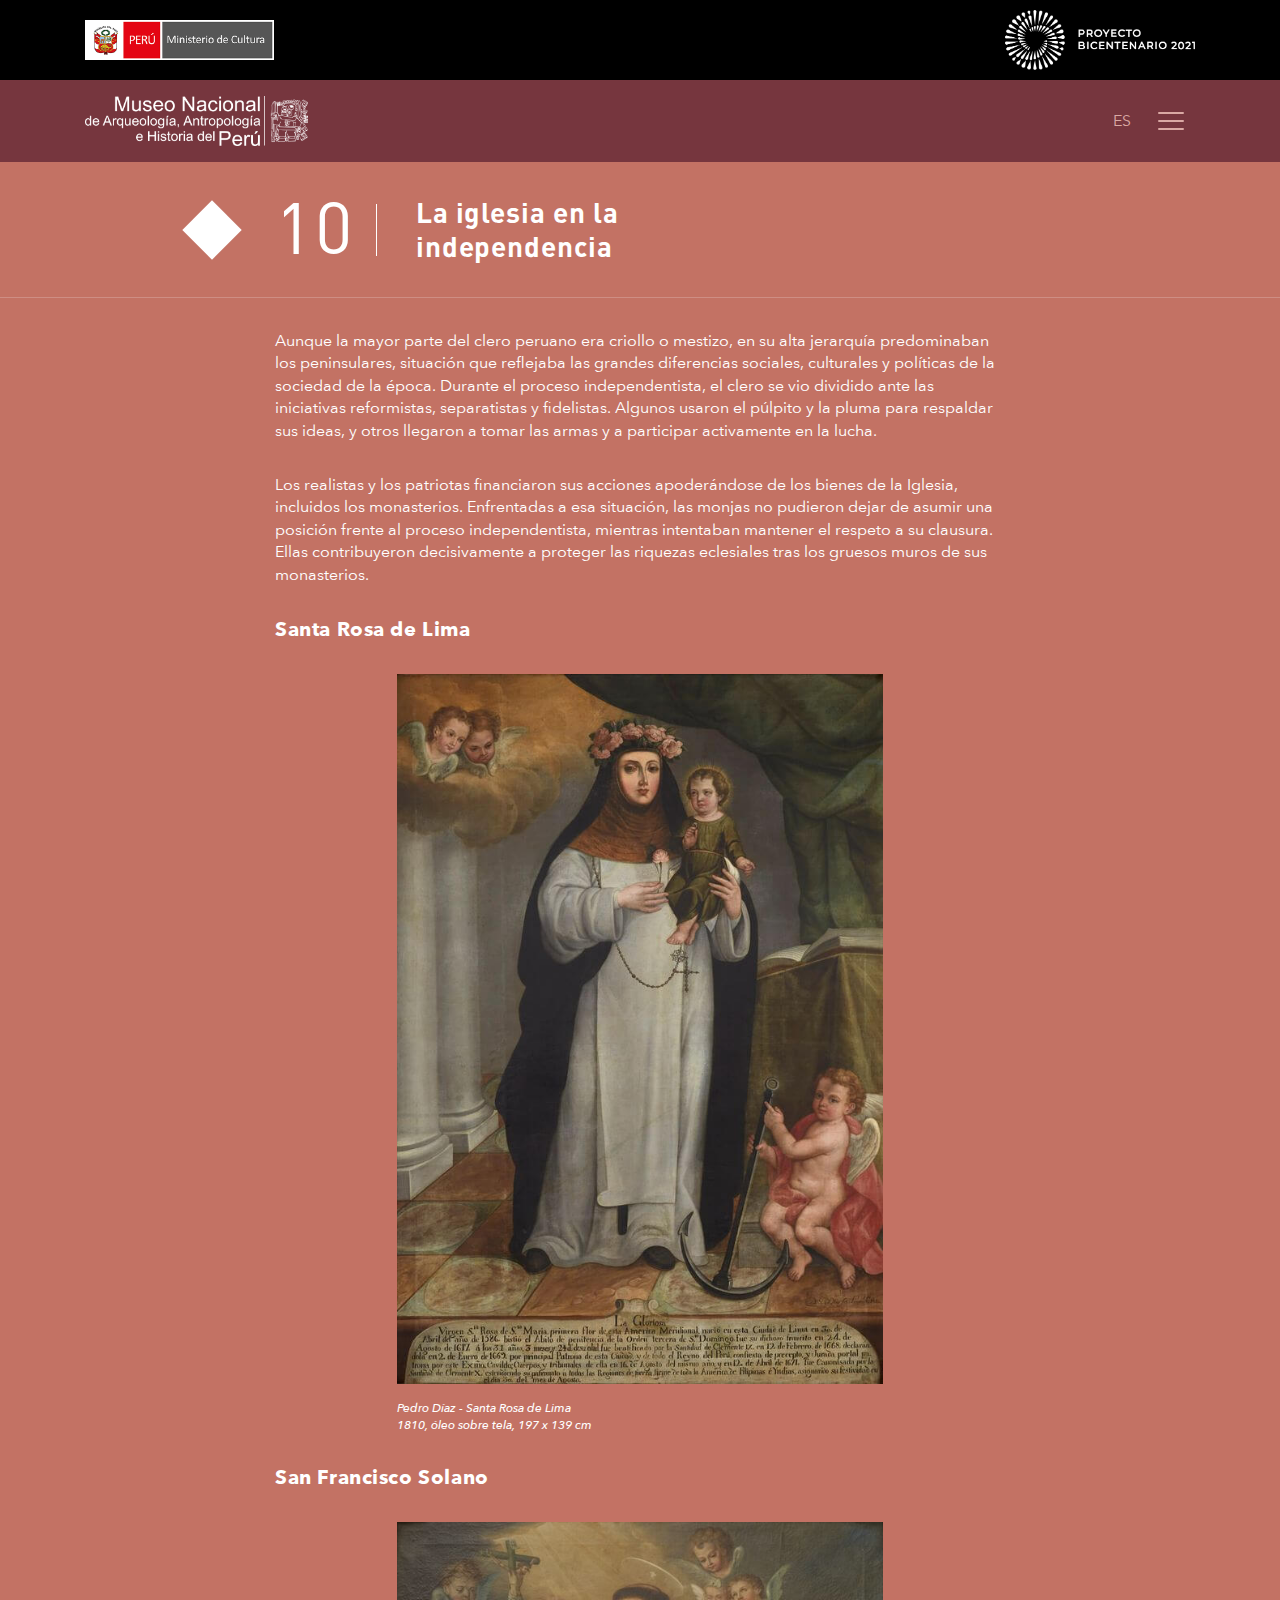
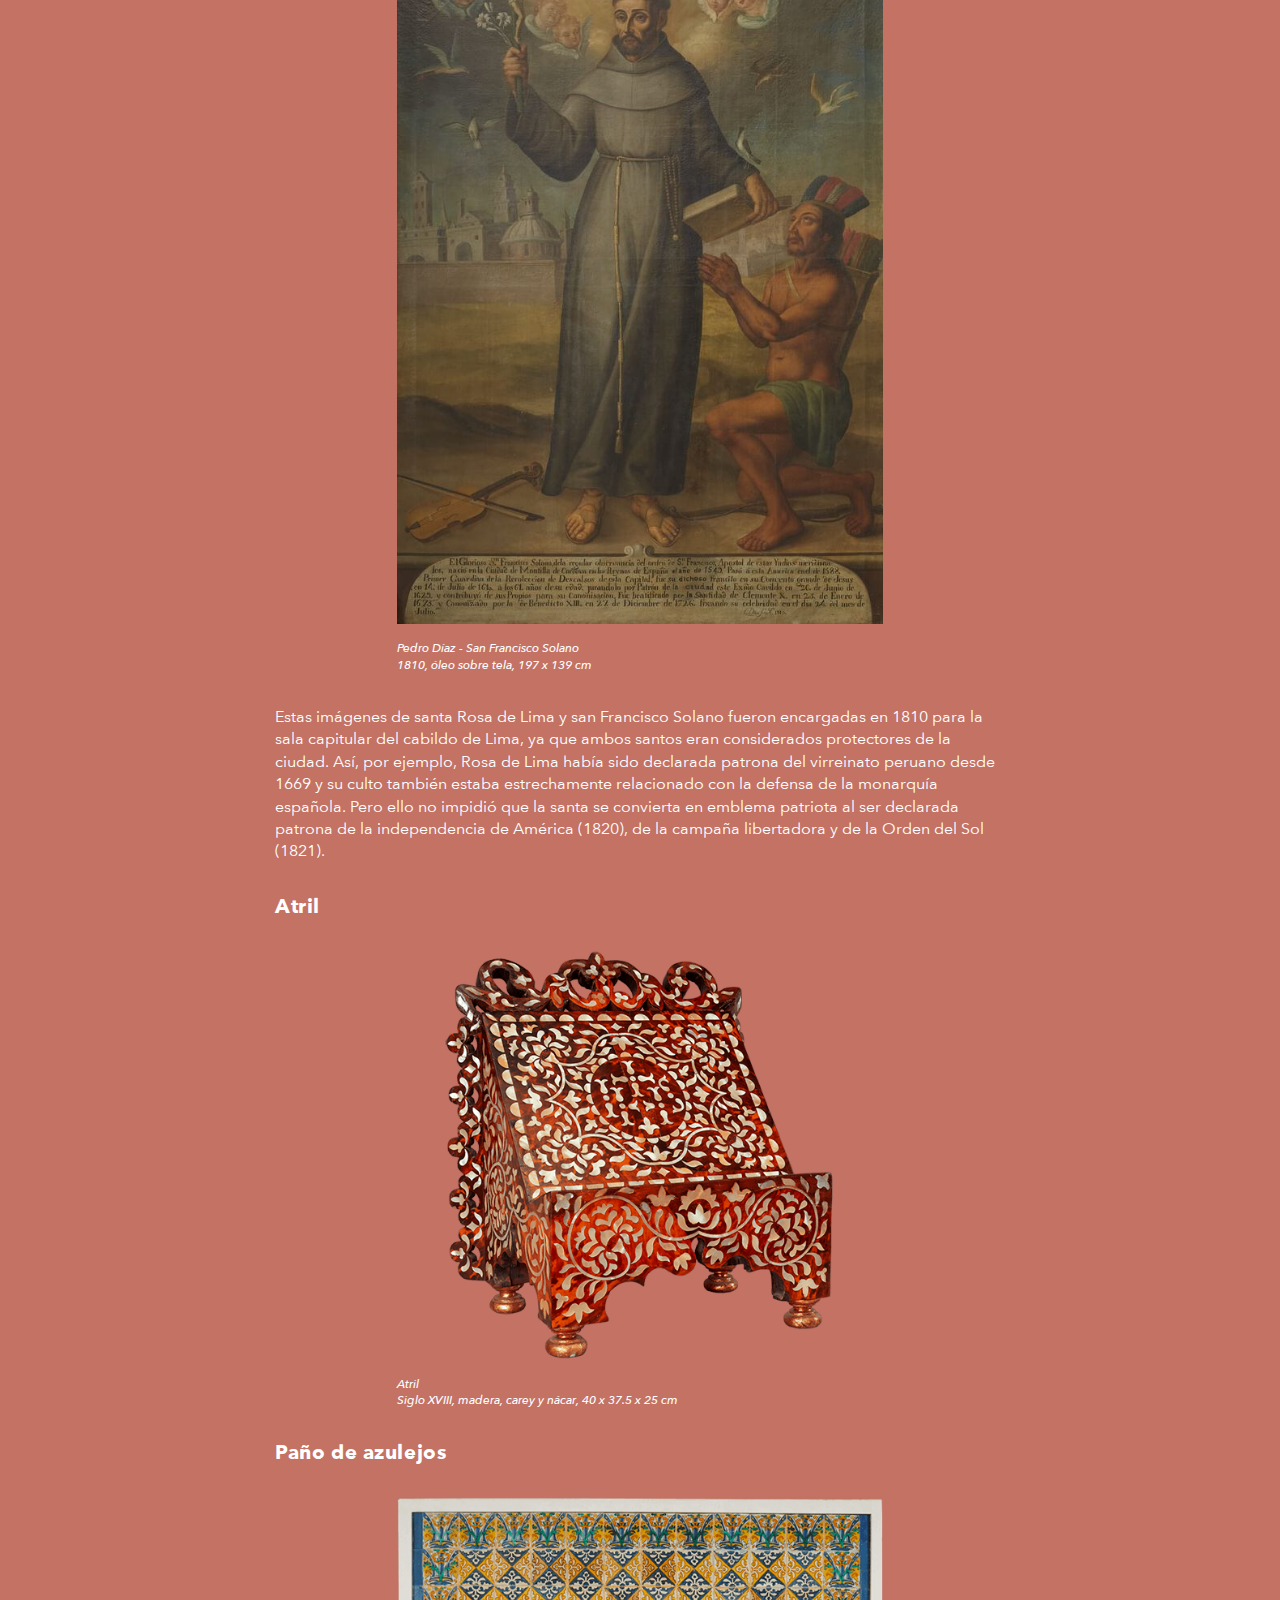
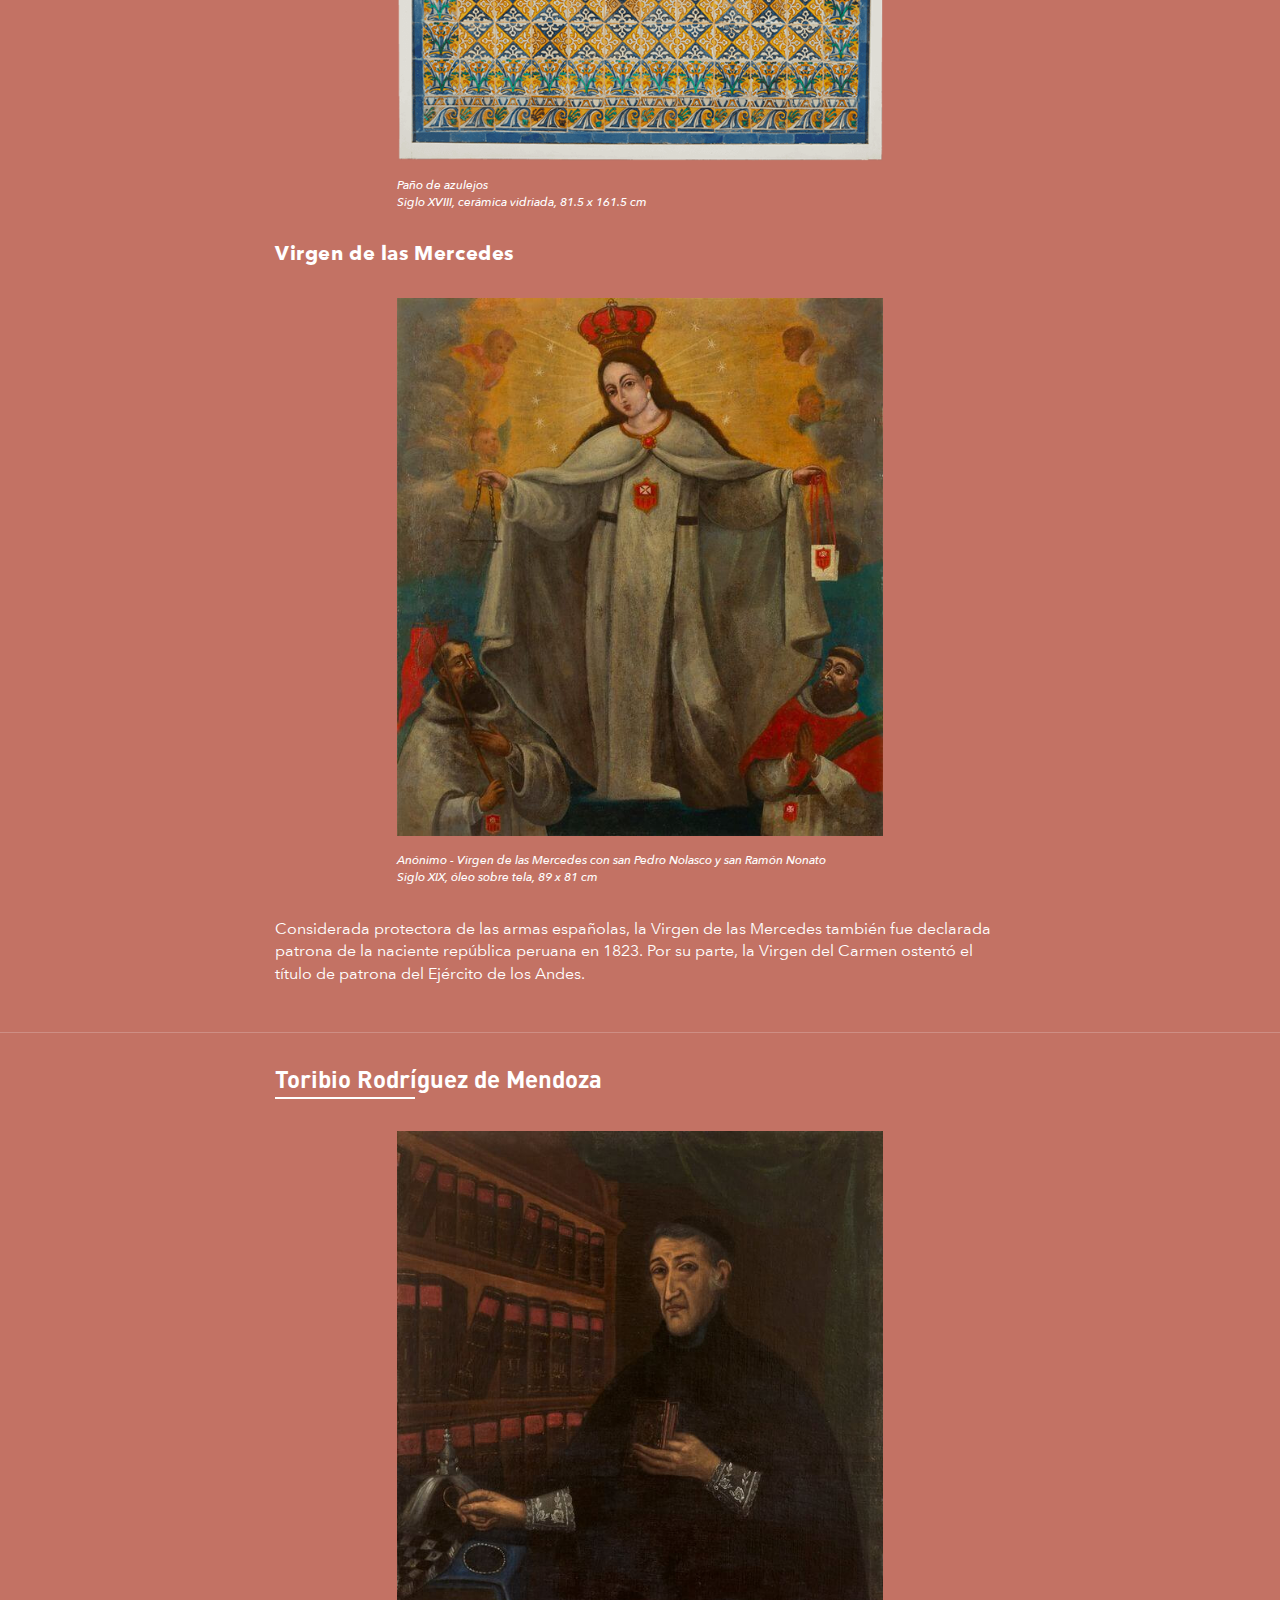
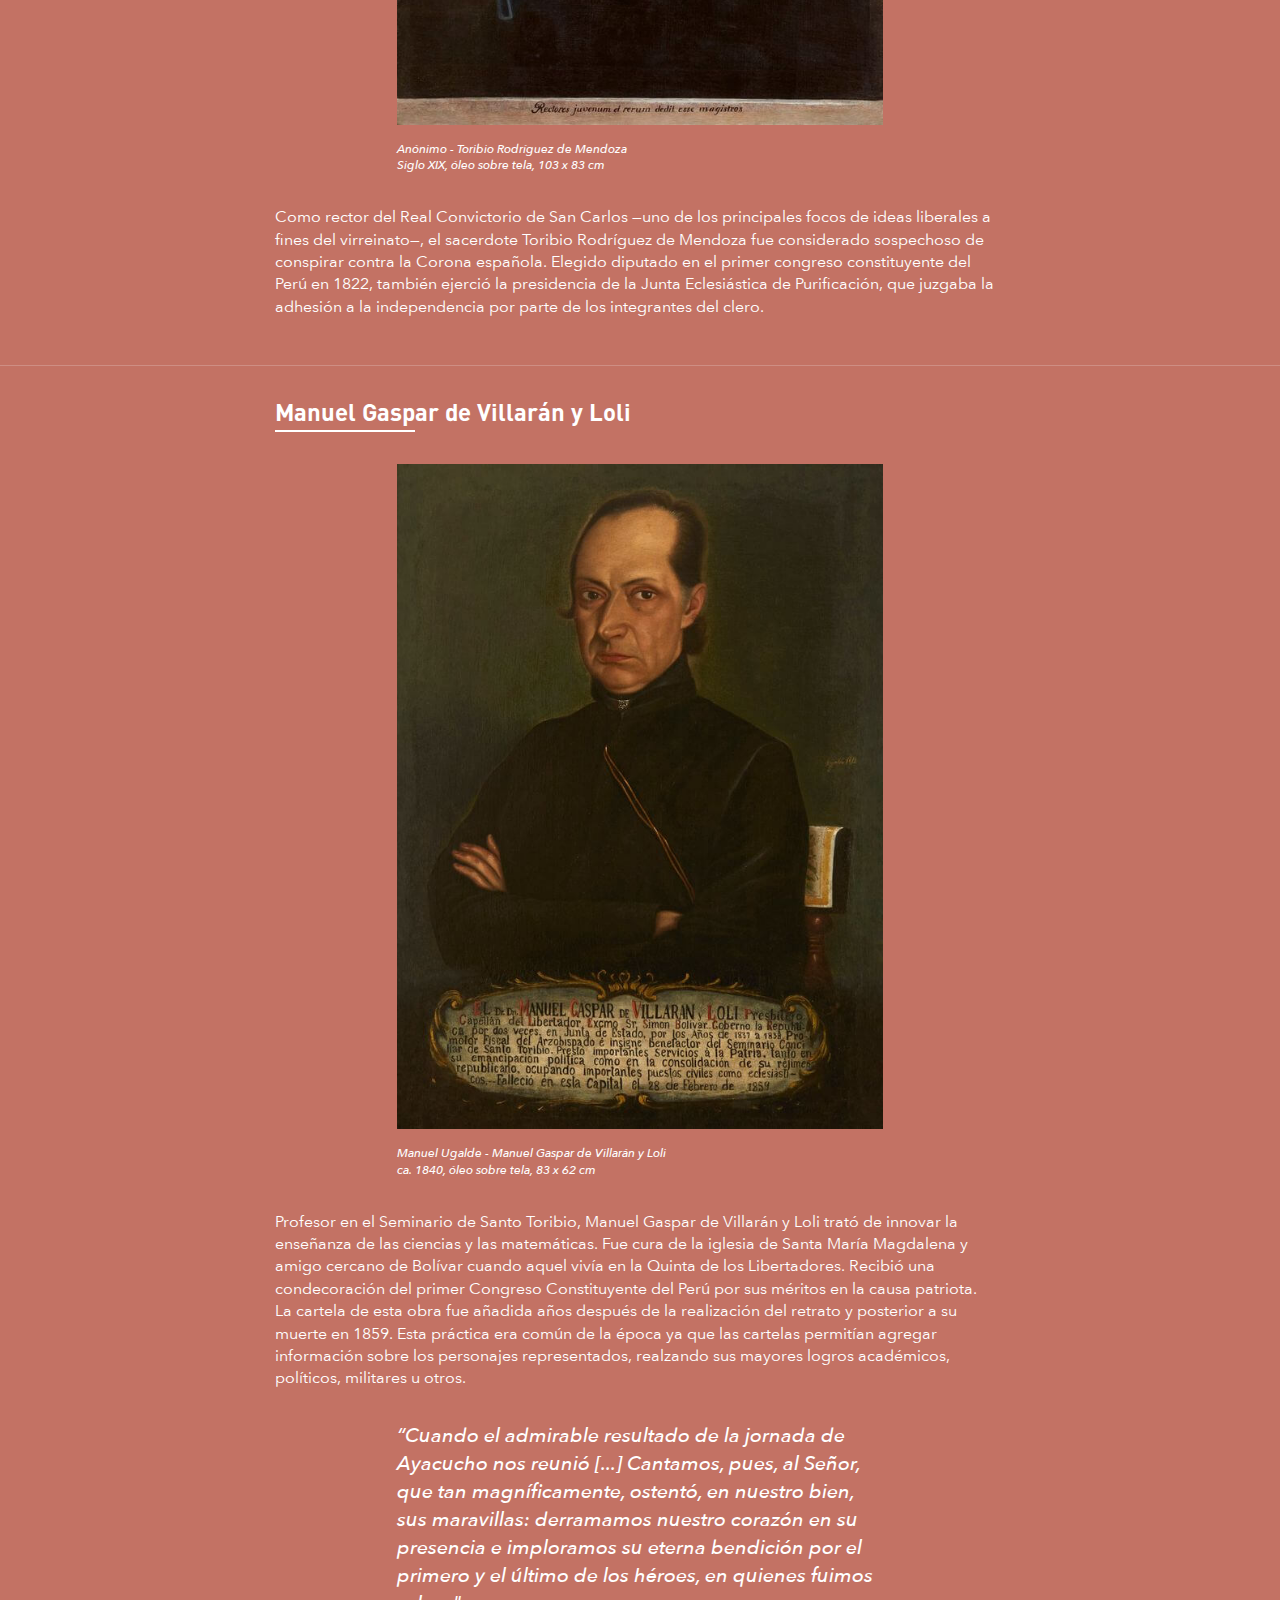
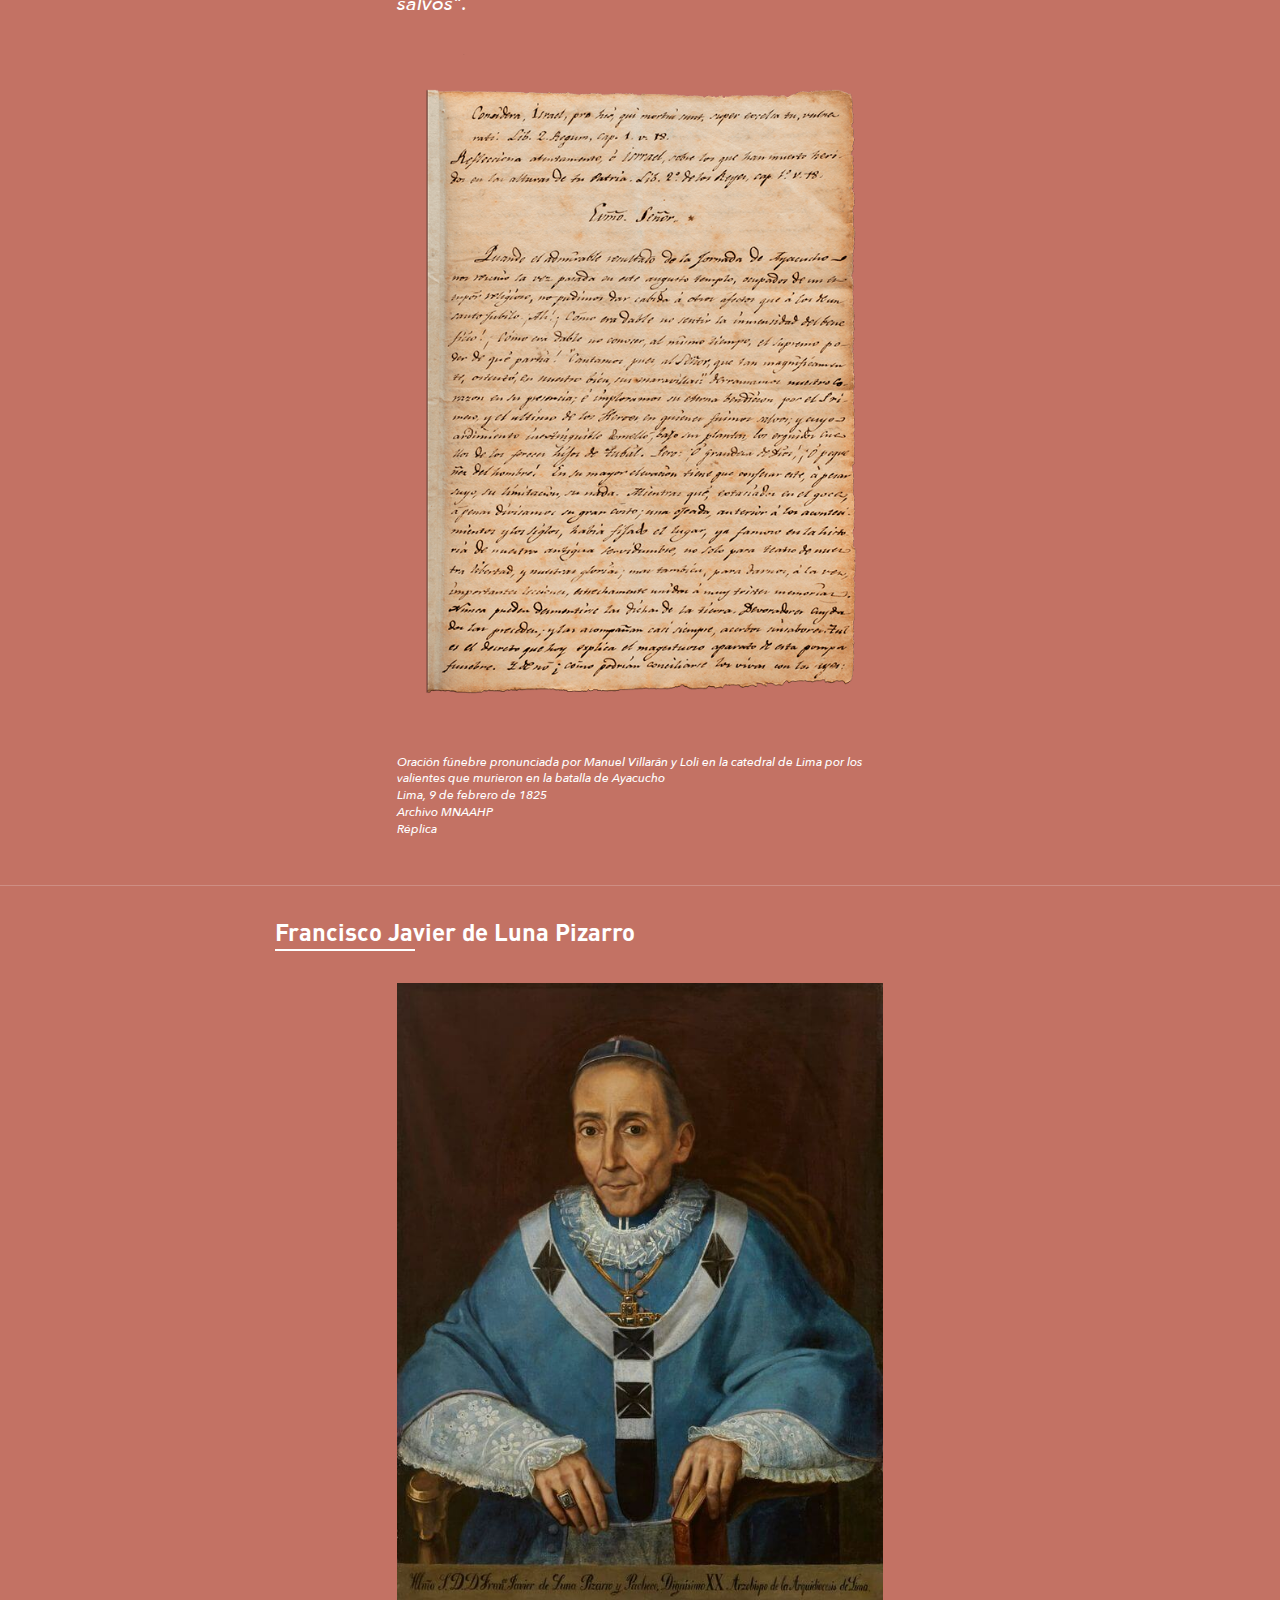
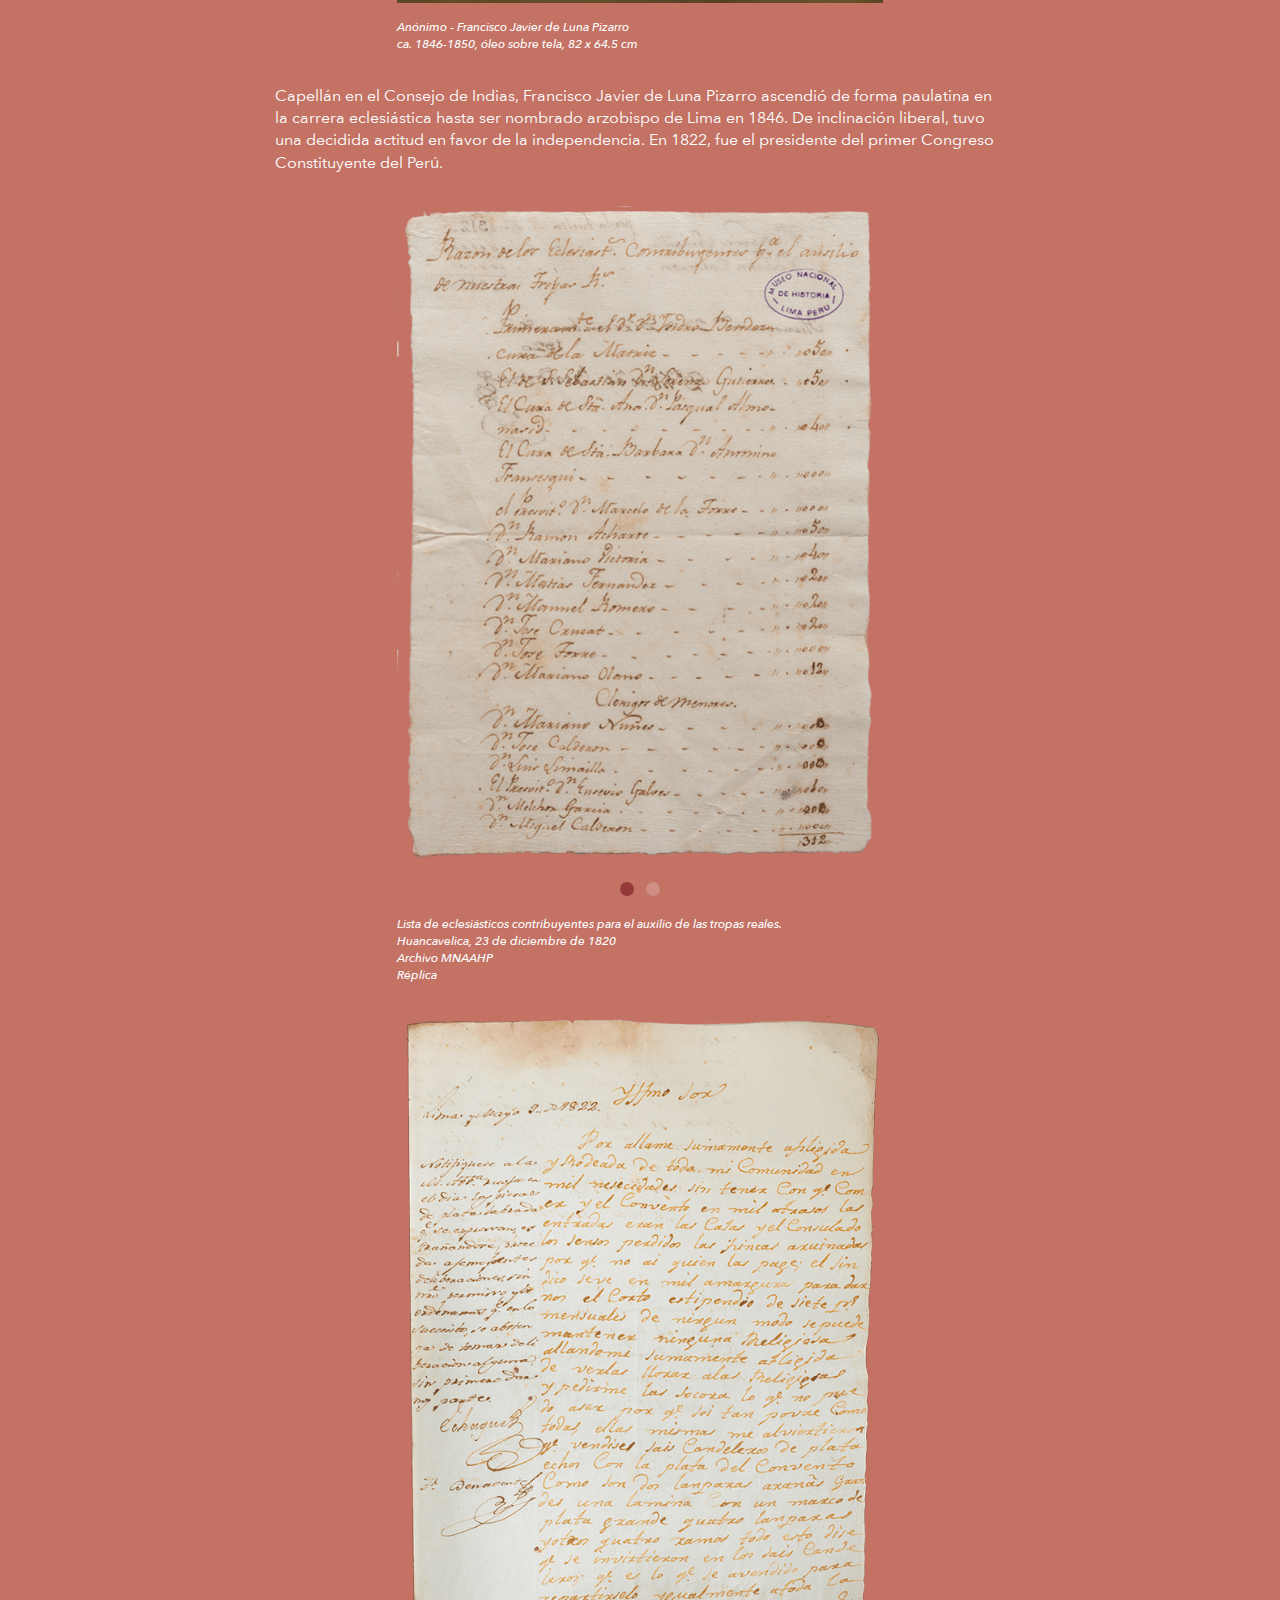
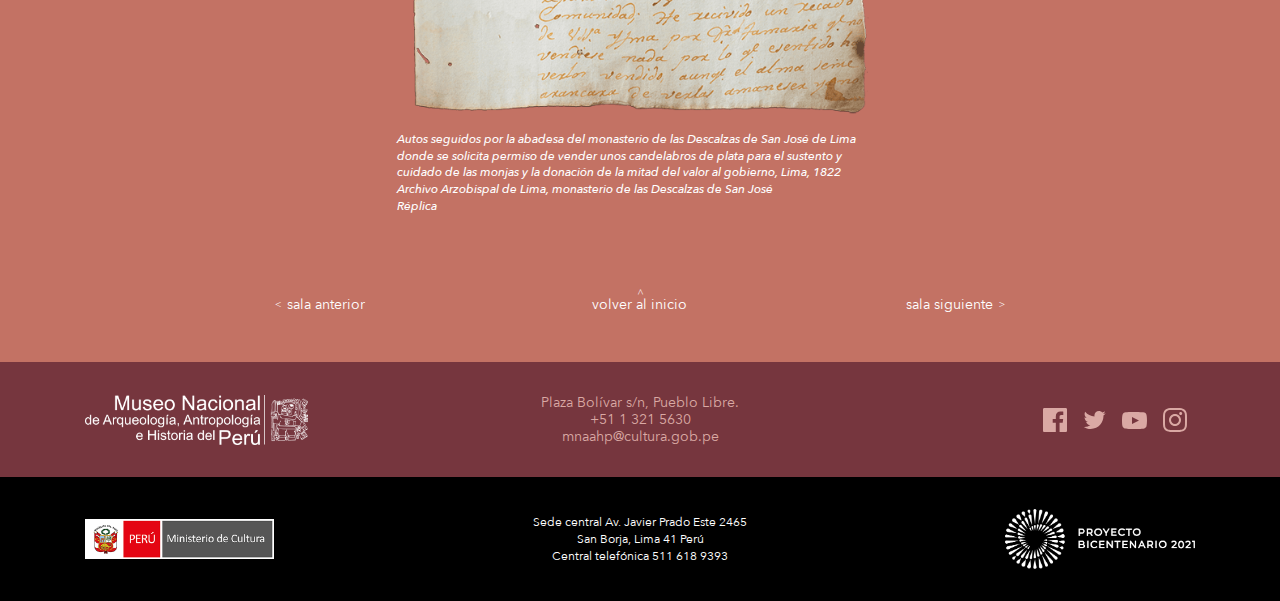
<file: area-10.html>
<!DOCTYPE html>
<html lang="es">

<!-- Mirrored from mnaahp.javieryamashita.com/area-10 by HTTrack Website Copier/3.x [XR&CO'2014], Tue, 12 Sep 2023 02:22:41 GMT -->
<!-- Added by HTTrack --><meta http-equiv="content-type" content="text/html;charset=UTF-8" /><!-- /Added by HTTrack -->
<head>
<meta charset="utf-8" />
<meta name="viewport" content="width=device-width, initial-scale=1.0" />
<link rel="shortcut icon" type="image/vnd.microsoft.icon" href="images/favicon.ico" />
<title>La iglesia en la independencia - La Quinta de los Libertadores</title>
<link rel="stylesheet" href="css/bootstrap.min.css">
<link rel="stylesheet" media="all" href="mincul/style5d19.css?qv4u6d" />
<link rel="stylesheet" media="all" href="mincul/custom5d19.css?qv4u6d" />
<link rel="stylesheet" media="all" href="mincul/ekko-lightbox.css">
<link rel="stylesheet" type="text/css" href="css/style.css">

<script src="js/jquery.min45e0.js?v=3.6.0"></script>
</head>

<body>
<a href="#main-content" class="visually-hidden focusable">Pasar al contenido principal</a>

<header role="banner">
	<div class="cabecera_estandar">
		<div class="container">
			<div>
				<div>
					<div id="block-block-content-3f63eca6-b75d-4a91-a6da-0ec366b4cb21"></div>
					<div class="semilla-header-topbar" id="block-block-content-3d1d4f91-d0bc-4b22-908a-1d17c167b7f8">
						<div class="field field--name-body field--type-text-with-summary field--label-hidden clearfix">
							<ul class="links field__items">
								<li><a href="http://www.gob.pe/cultura" target="_blank"><img alt="Ministerio de Cultura" class="logo-cultura" data-entity-type="file" data-entity-uuid="1b2fa1d5-bd96-4125-8c92-6acbb0dbb418" src="images/logo-cultura.png" width="200" height="42" loading="lazy" /></a> <a href="https://bicentenario.gob.pe/" target="_blank"><img alt="Bicentenario Perú 2021" class="logo-bicentenario" data-entity-type="file" data-entity-uuid="0abd4e55-efff-4776-82b9-6f62fe1dfc0a" src="images/logo-bicentenario.png" width="800" height="309" loading="lazy" /></a></li>
							</ul>
						</div>
					</div>
				</div>
			</div>
		</div>
	</div>
</header>

<div class="cabecera">
	<div class="container">
		<div class="row">
			<div class="col-12 col-md-5 header_first">
				<div>
					<div class="semilla-header-left" id="block-block-content-1e4b0d69-fa01-4d1b-832b-821897b4129f">
						<div class="field field--name-body field--type-text-with-summary field--label-hidden clearfix">
							<ul class="links field__items">
								<li>
									<p><a href="index.html"><img alt="Museo Nacional de Arqueología, Antropología e Historia del Perú" class="logo-mnaahp" data-entity-type="file" data-entity-uuid="70216c40-ec99-48a8-9696-06555ce43135" src="images/logo-mnaahp.png" width="800" height="206" loading="lazy" /></a></p>
								</li>
							</ul>
						</div>
					</div>
				</div>
			</div>
			<div class="col-12 col-md-7 header_second">
				<div class="d-flex h-100 align-items-center justify-content-end">
					<div class="semilla-header-right" id="block-block-content-365b94d7-a562-41e8-86c9-d2fda7eaaee5">
						<div class="field field--name-body field--type-text-with-summary field--label-hidden clearfix">
							<ul class="links field__items">
								<li>
									<div class="d-flex align-items-center justify-content-end">
										<div class="idiomas mr-3">ES</div>
										<div class="navbar-light">
											<button class="navbar-toggler" type="button" data-toggle="collapse" data-target="#navbarsExample10" aria-controls="navbarsExample10" aria-expanded="false" aria-label="Toggle navigation">
												<span class="navbar-toggler-icon"></span>
											</button>
										</div>
									</div>
								</li>
							</ul>
						</div>
					</div>
				</div>
			</div>
		</div>
	</div>
<nav class="js-scroll-navbar navbar navbar-light bg-light">
	<div class="collapse navbar-collapse justify-content-md-center" id="navbarsExample10">
		<div>
			<nav role="navigation" aria-labelledby="block-system-menu-block-main-menu" id="block-system-menu-block-main">
				<h2 class="visually-hidden" id="block-system-menu-block-main-menu">Navegación principal</h2>
				<ul class="navbar-nav">
					<!--li class="nav-item"><a class="nav-link" href="/salaindependencia/es/">Inicio</a></li-->
					<li class="nav-item"><a class="nav-link" href="index.html">Inicio</a></li>
					<li class="nav-item"><a class="nav-link" href="area-1.html">Sala Independencia</a></li>
					<li class="nav-item"><a class="nav-link" href="huerta.html">La Huerta</a></li>
					<li class="nav-item"><a class="nav-link" href="recursos-docentes.html">Recursos para docentes</a></li>
					<li class="nav-item"><a class="nav-link" href="creditos.html">Créditos</a></li>
				</ul>
				<ul class="social d-flex align-items-center justify-content-center mb-0 pb-5">
					<li><a href="https://www.facebook.com/MNAAHP" target="_blank" title="Facebook"><img src="images/icono-facebook.svg" alt="Facebook"></a></li>
					<li><a href="http://www.twitter.com/mnaahp_oficial" target="_blank" title="Twitter"><img src="images/icono-twitter.svg" alt="Twitter"></a></li>
					<li><a href="https://www.youtube.com/mnaahp" target="_blank" title="Youtube"><img src="images/icono-youtube.svg" alt="Youtube"></a></li>
					<li><a href="https://www.instagram.com/museonacional_pueblolibre" target="_blank" title="Instagram"><img src="images/icono-instagram.svg" alt="Instagram"></a></li>
				</ul>
			</nav>
		</div>
	</div>
</nav>
</div>

<div class="js-scroll-auxiliar"></div>


<main role="main">
	<div class="container content-page bienvenido">
		<div class="dialog-off-canvas-main-canvas" data-off-canvas-main-canvas="">
			<div></div>
		</div>
		<div>
			<div class="views-element-container" id="">
				<div>
					<div class="view">
						<div class="view-content row">
							<div class="views-row">
								<div class="views-field views-field-nothing">
									<span class="field-content">

										<section class="bg-rosado-oscuro-2 border-bottom text-blanco">
											<div class="container area-titulo">
												<div class="row">
													<div class="col-md-10 col-lg-8 mx-auto">
														<h2><a class="d-flex align-items-center" data-toggle="collapse" href="#areaMenu" role="button" aria-expanded="false" aria-controls="areaMenu"><span class="numero"><span>10</span></span> <span>La iglesia en la <br>independencia</span></a></h2>
													</div>
												</div>
											</div>
										</section>

									</span>
								</div>
							</div>
						</div>
					</div>
				</div>
			</div>

			<div class="views-element-container collapse" id="areaMenu">
				<div>
					<div class="view">
						<div class="view-content row">
							<div class="views-row">
								<div class="views-field views-field-nothing">
									<span class="field-content">

										<section class="bg-rosado-oscuro-2 border-bottom text-blanco">
											<div class="container area-menu">
												<div class="row">
													<div class="col-md-10 col-lg-8 mx-auto">
														<p><a data-toggle="collapse" href="#areaMenu" role="button" aria-expanded="false" aria-controls="areaMenu"><strong>Contenido</strong></a></p>
														<ul>
															<li><a class="scroll" href="#area-10-1">Inicio</a></li>
															<li><a class="scroll" href="#area-10-2">Toribio Rodríguez de Mendoza</a></li>
															<li><a class="scroll" href="#area-10-3">Manuel Gaspar de Villarán y Loli</a></li> 
															<li><a class="scroll" href="#area-10-4">Francisco Javier de Luna Pizarro</a></li>
														</ul>
													</div>
												</div>
											</div>
										</section>

									</span>
								</div>
							</div>
						</div>
					</div>
				</div>
			</div>

			<div class="views-element-container" id="">
				<div>
					<div class="view">
						<div class="view-content row">
							<div class="views-row">
								<div class="views-field views-field-nothing">
									<span class="field-content">

										<section class="bg-rosado-oscuro-2 border-bottom text-blanco" id="area-10-1">
											<div class="container">
												<div class="row">
													<div class="col-md-10 col-lg-8 mx-auto contenido">

														<p>Aunque la mayor parte del clero peruano era criollo o mestizo, en su alta jerarquía predominaban los peninsulares, situación que reflejaba las grandes diferencias sociales, culturales y políticas de la sociedad de la época. Durante el proceso independentista, el clero se vio dividido ante las iniciativas reformistas, separatistas y fidelistas. Algunos usaron el púlpito y la pluma para respaldar sus ideas, y otros llegaron a tomar las armas y a participar activamente en la lucha.</p>
														<p>Los realistas y los patriotas financiaron sus acciones apoderándose de los bienes de la Iglesia, incluidos los monasterios. Enfrentadas a esa situación, las monjas no pudieron dejar de asumir una posición frente al proceso independentista, mientras intentaban mantener el respeto a su clausura. Ellas contribuyeron decisivamente a proteger las riquezas eclesiales tras los gruesos muros de sus monasterios.</p>

														<h4 class="h5">Santa Rosa de Lima</h4>

														<figure>
															<img src="uploads/area-10/santa-rosa-de-lima.jpg" class="w-100" alt="Pedro Díaz - Santa Rosa de Lima. 1810, óleo sobre tela, 197 x 139 cm">
															<figcaption>Pedro Díaz - Santa Rosa de Lima <br>1810, óleo sobre tela, 197 x 139 cm</figcaption>
														</figure>

														<h4 class="h5">San Francisco Solano</h4>

														<figure>
															<img src="uploads/area-10/san-francisco-solano.jpg" class="w-100" alt="Pedro Díaz - San Francisco Solano. 1810, óleo sobre tela, 197 x 139 cm">
															<figcaption>Pedro Díaz - San Francisco Solano <br>1810, óleo sobre tela, 197 x 139 cm</figcaption>
														</figure>
														<p>Estas imágenes de santa Rosa de Lima y san Francisco Solano fueron encargadas en 1810 para la sala capitular del cabildo de Lima, ya que ambos santos eran considerados protectores de la ciudad. Así, por ejemplo, Rosa de Lima había sido declarada patrona del virreinato peruano desde 1669 y su culto también estaba estrechamente relacionado con la defensa de la monarquía española. Pero ello no impidió que la santa se convierta en emblema patriota al ser declarada patrona de la independencia de América (1820), de la campaña libertadora y de la Orden del Sol (1821).</p>

														<h4 class="h5">Atril</h4>

														<figure>
															<img src="uploads/area-10/atril.png" class="w-100" alt="Atril. Siglo XVIII, madera, carey y nácar, 40 x 37.5 x 25 cm">
															<figcaption>Atril <br>Siglo XVIII, madera, carey y nácar, 40 x 37.5 x 25 cm</figcaption>
														</figure>

														<h4 class="h5">Paño de azulejos</h4>

														<figure>
															<img src="uploads/area-10/pano-azulejos.png" class="w-100" alt="Paño de azulejos. Siglo XVIII, cerámica vidriada, 81.5 x 161.5 cm">
															<figcaption>Paño de azulejos <br>Siglo XVIII, cerámica vidriada, 81.5 x 161.5 cm</figcaption>
														</figure>

														<h4 class="h5">Virgen de las Mercedes</h4>

														<figure>
															<img src="uploads/area-10/virgen-de-las-mercedes.jpg" class="w-100" alt="Anónimo - Virgen de las Mercedes con san Pedro Nolasco y san Ramón Nonato. Siglo XIX, óleo sobre tela, 89 x 81 cm">
															<figcaption>Anónimo - Virgen de las Mercedes con san Pedro Nolasco y san Ramón Nonato <br>Siglo XIX, óleo sobre tela, 89 x 81 cm</figcaption>
														</figure>

														<p>Considerada protectora de las armas españolas, la Virgen de las Mercedes también fue declarada patrona de la naciente república peruana en 1823. Por su parte, la Virgen del Carmen ostentó el título de patrona del Ejército de los Andes.</p>

													</div>
												</div>
											</div>
										</section>

									</span>
								</div>
							</div>
						</div>
					</div>
				</div>
			</div>

			<div class="views-element-container" id="">
				<div>
					<div class="view">
						<div class="view-content row">
							<div class="views-row">
								<div class="views-field views-field-nothing">
									<span class="field-content">

										<section class="bg-rosado-oscuro-2 border-bottom text-blanco" id="area-10-2">
											<div class="container">
												<div class="row">
													<div class="col-md-10 col-lg-8 mx-auto contenido">

														<h3 class="underline">Toribio Rodríguez de Mendoza</h3>

														<figure>
															<img src="uploads/area-10/toribio-rodriguez-de-mendoza.jpg" class="w-100 mb-0" alt="Anónimo - Toribio Rodríguez de Mendoza. Siglo XIX, óleo sobre tela, 103 x 83 cm">
															<figcaption>Anónimo - Toribio Rodríguez de Mendoza <br>Siglo XIX, óleo sobre tela, 103 x 83 cm</figcaption>
														</figure>

														<p>Como rector del Real Convictorio de San Carlos —uno de los principales focos de ideas liberales a fines del virreinato—, el sacerdote Toribio Rodríguez de Mendoza fue considerado sospechoso de conspirar contra la Corona española. Elegido diputado en el primer congreso constituyente del Perú en 1822, también ejerció la presidencia de la Junta Eclesiástica de Purificación, que juzgaba la adhesión a la independencia por parte de los integrantes del clero.</p>

													</div>
												</div>
											</div>
										</section>

									</span>
								</div>
							</div>
						</div>
					</div>
				</div>
			</div>

			<div class="views-element-container" id="">
				<div>
					<div class="view">
						<div class="view-content row">
							<div class="views-row">
								<div class="views-field views-field-nothing">
									<span class="field-content">

										<section class="bg-rosado-oscuro-2 border-bottom text-blanco" id="area-10-3">
											<div class="container">
												<div class="row">
													<div class="col-md-10 col-lg-8 mx-auto contenido">

														<h3 class="underline">Manuel Gaspar de Villarán y Loli</h3>

														<figure>
															<img src="uploads/area-10/manuel-gaspar-de-villaran-y-loli.jpg" class="w-100 mb-0" alt="Manuel Ugalde - Manuel Gaspar de Villarán y Loli. ca. 1840, óleo sobre tela, 83 x 62 cm">
															<figcaption>Manuel Ugalde - Manuel Gaspar de Villarán y Loli <br>ca. 1840, óleo sobre tela, 83 x 62 cm</figcaption>
														</figure>

														<p>Profesor en el Seminario de Santo Toribio, Manuel Gaspar de Villarán y Loli trató de innovar la enseñanza de las ciencias y las matemáticas. Fue cura de la iglesia de Santa María Magdalena y amigo cercano de Bolívar cuando aquel vivía en la Quinta de los Libertadores. Recibió una condecoración del primer Congreso Constituyente del Perú por sus méritos en la causa patriota. <br>La cartela de esta obra fue añadida años después de la realización del retrato y posterior a su muerte en 1859. Esta práctica era común de la época ya que las cartelas permitían agregar información sobre los personajes representados, realzando sus mayores logros académicos, políticos, militares u otros.</p>

														<blockquote class="blockquote">
															<p>“Cuando el admirable resultado de la jornada de Ayacucho nos reunió [...]  Cantamos, pues, al Señor, que tan magníficamente, ostentó, en nuestro bien, sus maravillas: derramamos nuestro corazón en su presencia e imploramos su eterna bendición por el primero y el último de los héroes, en quienes fuimos salvos".</p>
														</blockquote>

														<figure>
															<a href="uploads/area-10/manuel-gaspar-de-villaran-y-loli-oracion-1024.png" data-toggle="lightbox"><img src="uploads/area-10/manuel-gaspar-de-villaran-y-loli-oracion.png" class="w-100 mb-0" alt="Oración fúnebre pronunciada por Manuel Villarán y Loli en la catedral de Lima por los valientes que murieron en la batalla de Ayacucho. Lima, 9 de febrero de 1825. Archivo MNAAHP. Réplica"></a>
															<figcaption>Oración fúnebre pronunciada por Manuel Villarán y Loli en la catedral de Lima por los valientes que murieron en la batalla de Ayacucho <br>Lima, 9 de febrero de 1825 <br>Archivo MNAAHP <br>Réplica</figcaption>
														</figure>

													</div>
												</div>
											</div>
										</section>

									</span>
								</div>
							</div>
						</div>
					</div>
				</div>
			</div>

			<div class="views-element-container" id="">
				<div>
					<div class="view">
						<div class="view-content row">
							<div class="views-row">
								<div class="views-field views-field-nothing">
									<span class="field-content">

										<section class="bg-rosado-oscuro-2 text-blanco" id="area-10-4">
											<div class="container">
												<div class="row">
													<div class="col-md-10 col-lg-8 mx-auto contenido">

														<h3 class="underline">Francisco Javier de Luna Pizarro</h3>

														<figure>
															<img src="uploads/area-10/francisco-javier-de-luna-pizarro.jpg" class="w-100 mb-0" alt="Anónimo - Francisco Javier de Luna Pizarro. ca. 1846-1850, óleo sobre tela, 82 x 64.5 cm">
															<figcaption>Anónimo - Francisco Javier de Luna Pizarro <br>ca. 1846-1850, óleo sobre tela, 82 x 64.5 cm</figcaption>
														</figure>

														<p>Capellán en el Consejo de Indias, Francisco Javier de Luna Pizarro ascendió de forma paulatina en la carrera eclesiástica hasta ser nombrado arzobispo de Lima en 1846. De inclinación liberal, tuvo una decidida actitud en favor de la independencia. En 1822, fue el presidente del primer Congreso Constituyente del Perú.</p>

														<div id="lista-eclesiasticos-carousel" class="carousel slide" data-interval="5000" data-touch="true" data-ride="carousel">
															<div class="carousel-inner">
																<div class="carousel-item active">
																	<a href="uploads/area-10/lista-eclesiasticos-1-1024.png" data-toggle="lightbox" data-gallery="lista-eclesiasticos" data-type="image"><img src="uploads/area-10/lista-eclesiasticos-1.png" class="d-block w-100" alt="Lista de eclesiásticos contribuyentes para el auxilio de las tropas reales."></a>
																</div>
																<div class="carousel-item">
																	<a href="uploads/area-10/lista-eclesiasticos-2-1024.png" data-toggle="lightbox" data-gallery="lista-eclesiasticos" data-type="image"><img src="uploads/area-10/lista-eclesiasticos-2.png" class="d-block w-100" alt="Lista de eclesiásticos contribuyentes para el auxilio de las tropas reales."></a>
																</div>
															</div>
															<ol class="carousel-indicators">
																<li data-target="#lista-eclesiasticos-carousel" data-slide-to="0" class="active"></li>
																<li data-target="#lista-eclesiasticos-carousel" data-slide-to="1"></li>
															</ol>
															<div class="carousel-caption"><p>Lista de eclesiásticos contribuyentes para el auxilio de las tropas reales. <br>Huancavelica, 23 de diciembre de 1820 <br>Archivo MNAAHP <br>Réplica</p></div>
														</div>

														<figure>
															<a href="uploads/area-10/autos-seguidos-abadesa-1024.png" data-toggle="lightbox"><img src="uploads/area-10/autos-seguidos-abadesa.png" class="w-100 mb-0" alt="Autos seguidos por la abadesa del monasterio de las Descalzas de San José de Lima donde se solicita permiso de vender unos candelabros de plata para el sustento y cuidado de las monjas y la donación de la mitad del valor al gobierno, Lima, 1822. Archivo Arzobispal de Lima, monasterio de las Descalzas de San José. Réplica"></a>
															<figcaption>Autos seguidos por la abadesa del monasterio de las Descalzas de San José de Lima donde se solicita permiso de vender unos candelabros de plata para el sustento y cuidado de las monjas y la donación de la mitad del valor al gobierno, Lima, 1822 <br>Archivo Arzobispal de Lima, monasterio de las Descalzas de San José <br>Réplica</figcaption>
														</figure>
														
													</div>
												</div>
											</div>
										</section>

									</span>
								</div>
							</div>
						</div>
					</div>
				</div>
			</div>

			<div class="views-element-container" id="">
				<div>
					<div class="view">
						<div class="view-content row">
							<div class="views-row">
								<div class="views-field views-field-nothing">
									<span class="field-content">

										<section class="bg-rosado-oscuro-2 text-blanco" id="navegacion">
											<div class="container pb-5">
												<div class="row">
													<div class="col-md-10 col-lg-8 mx-auto">
														<div class="row gutter-5 d-flex align-items-end">
															<div class="col-4">
																<a class="prev" href="area-9.html">sala anterior</a>
															</div>
															<div class="col-4 text-center">
																<a class="top" href="#top">volver al inicio</a>
															</div>
															<div class="col-4 text-right">
																<a class="next" href="area-11.html">sala siguiente</a>
															</div>
														</div>
													</div>
												</div>
											</div>
										</section>

									</span>
								</div>
							</div>
						</div>
					</div>
				</div>
			</div>

		</div>
	</div>
</main>

<footer>
	<div class="footer_first bg-guinda-oscuro-2 text-rosado-oscuro">
		<div class="container">
			<div>
				<div class="semilla-footer-top" id="block-block-content-92f2b4f8-8d6a-4fa3-8b3f-25dbc31a911d">
					<div class="field field--name-body field--type-text-with-summary field--label-hidden clearfix">
						<ul class="links field__items">
							<li>
								<div class="row align-items-center text-center text-sm-left">
									<div class="col-md-4 text-center text-md-left mb-2 mb-md-0">
										<a href="#" target="_blank"><img alt="Museo Nacional de Arqueología, Antropología e Historia del Perú" class="logo-mnaahp" src="images/logo-mnaahp.png" /></a>
									</div>
									<div class="col-md-8 text-center">
										<div class="row align-items-center">
											<div class="col-md-6 mb-4 mb-md-0">
												<p class="h6 footer_titulo d-block d-md-none">Contacto</p>
												<p class="mb-0">Plaza Bolívar s/n, Pueblo Libre. <br>+51 1 321 5630 <br>mnaahp@cultura.gob.pe</p>
											</div>
											<div class="col-md-6">
												<ul class="social d-flex align-items-center justify-content-center justify-content-md-end">
													<li><a href="https://www.facebook.com/MNAAHP" target="_blank" title="Facebook"><img src="images/icono-facebook.svg" alt="Facebook"></a></li>
													<li><a href="http://www.twitter.com/mnaahp_oficial" target="_blank" title="Twitter"><img src="images/icono-twitter.svg" alt="Twitter"></a></li>
													<li><a href="https://www.youtube.com/mnaahp" target="_blank" title="Youtube"><img src="images/icono-youtube.svg" alt="Youtube"></a></li>
													<li><a href="https://www.instagram.com/museonacional_pueblolibre" target="_blank" title="Instagram"><img src="images/icono-instagram.svg" alt="Instagram"></a></li>
													<!--li><a href="" target="_blank" title="Whatsapp"><img src="images/icono-whatsapp.svg" alt="Whatsapp"></a></li-->
												</ul>
											</div>
										</div>
									</div>
								</div>
							</li>
						</ul>
					</div>
				</div>
			</div>
		</div>
	</div>
	<div class="footer_second">
		<div class="container">
			<div>
				<div class="semilla-footer-bottom" id="block-block-content-5abf90c3-7500-4ee4-9262-8924e8272fb8">
					<div class="field field--name-body field--type-text-with-summary field--label-hidden clearfix">
						<ul class="links field__items">
							<li>
								<div class="row align-items-center">
									<div class="col-lg-6 order-lg-2 text-center">
										<p class="mb-3 mb-lg-0">Sede central Av. Javier Prado Este 2465<br />San Borja, Lima 41 Perú<br />Central telefónica 511 618 9393</p>
									</div>
									<div class="col-6 col-lg-3 order-lg-1 text-right text-lg-left">
										<a href="http://www.gob.pe/cultura" target="_blank"><img alt="Ministerio de Cultura" class="logo-cultura" data-entity-type="file" data-entity-uuid="1b2fa1d5-bd96-4125-8c92-6acbb0dbb418" src="images/logo-cultura.png" width="200" height="42" loading="lazy" /></a>
									</div>
									<div class="col-6 col-lg-3 order-lg-3 text-xl-right">
										<a href="https://bicentenario.gob.pe/" target="_blank"><img alt="Bicentenario Perú 2021" class="logo-bicentenario" data-entity-type="file" data-entity-uuid="0abd4e55-efff-4776-82b9-6f62fe1dfc0a" src="images/logo-bicentenario.png" width="800" height="309" loading="lazy" /></a>
									</div>
								</div>
							</li>
						</ul>
					</div>
				</div>
			</div>
		</div>
	</div>
</footer>  

<script src="js/bootstrap.min.js"></script>
<script src="mincul/ekko-lightbox.min.js"></script>
<script src="js/script.js"></script>

</body>

<!-- Mirrored from mnaahp.javieryamashita.com/area-10 by HTTrack Website Copier/3.x [XR&CO'2014], Tue, 12 Sep 2023 02:22:45 GMT -->
</html>
</file>
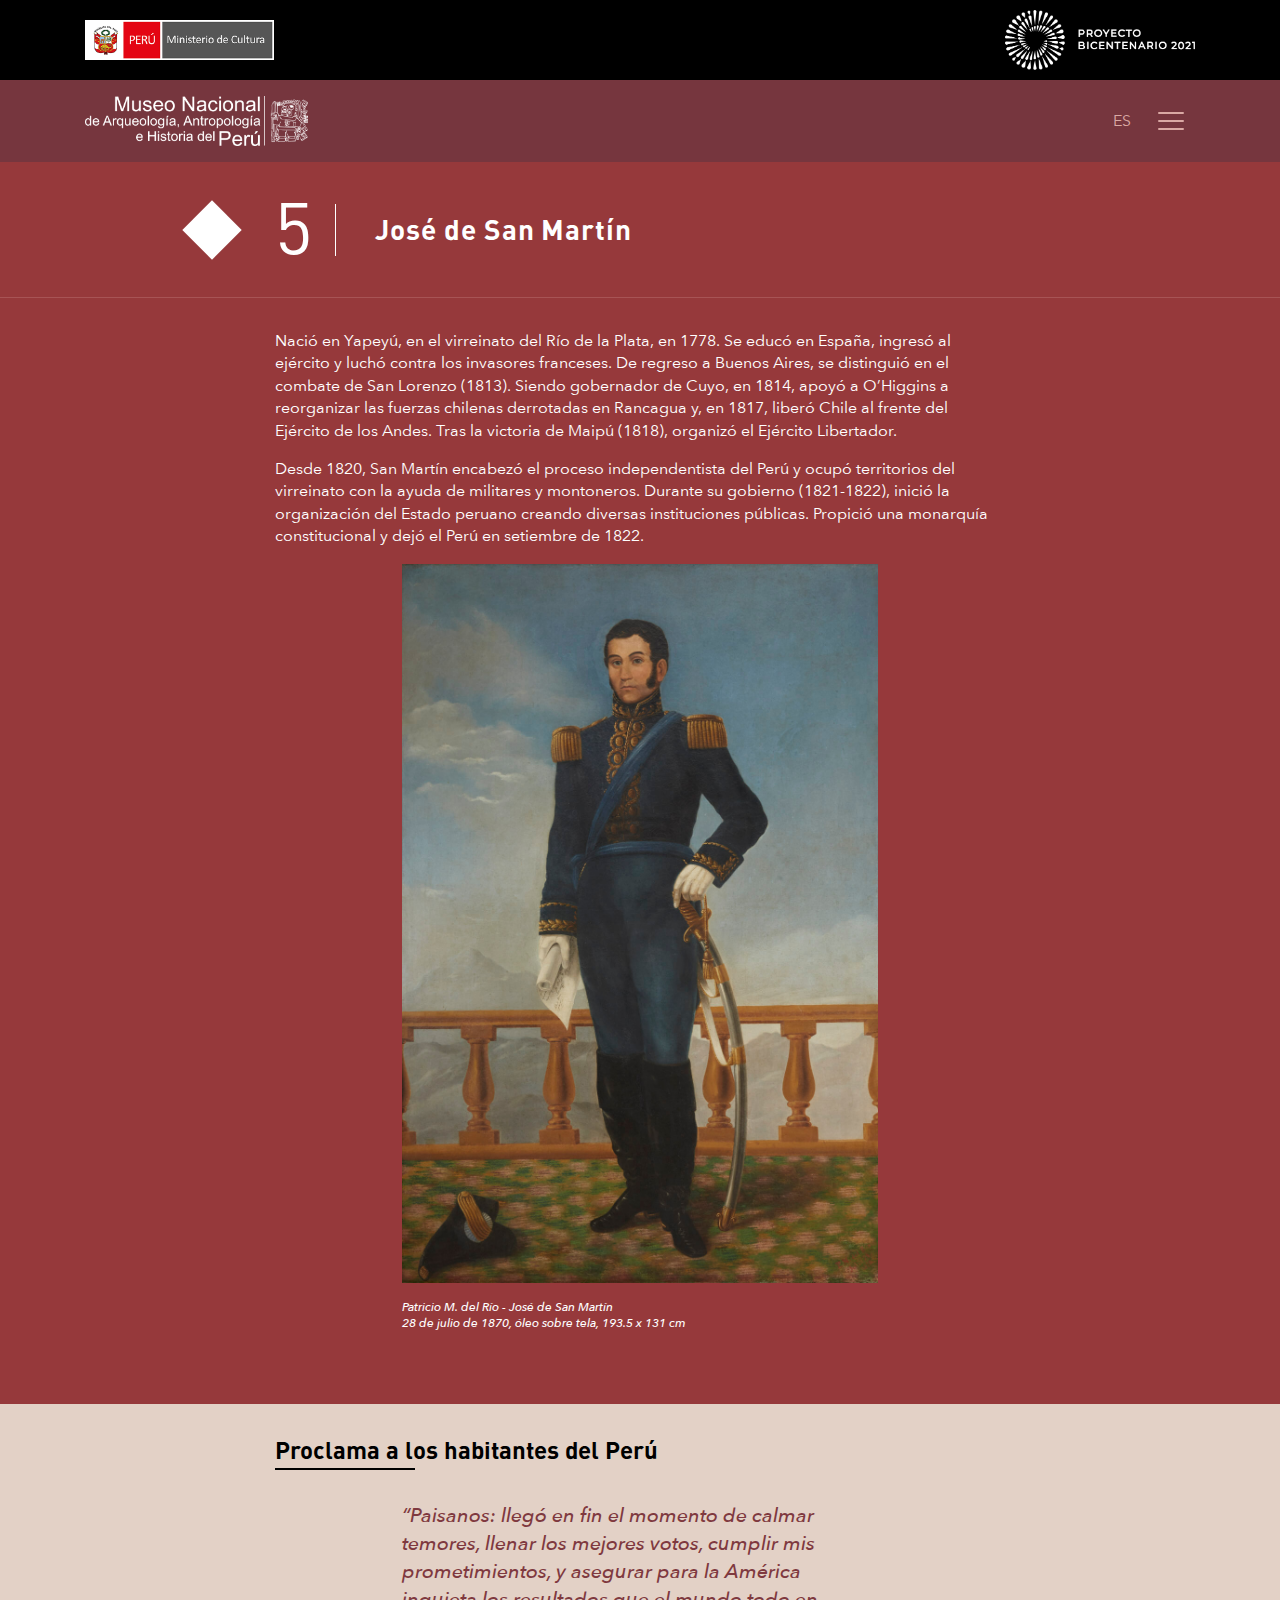
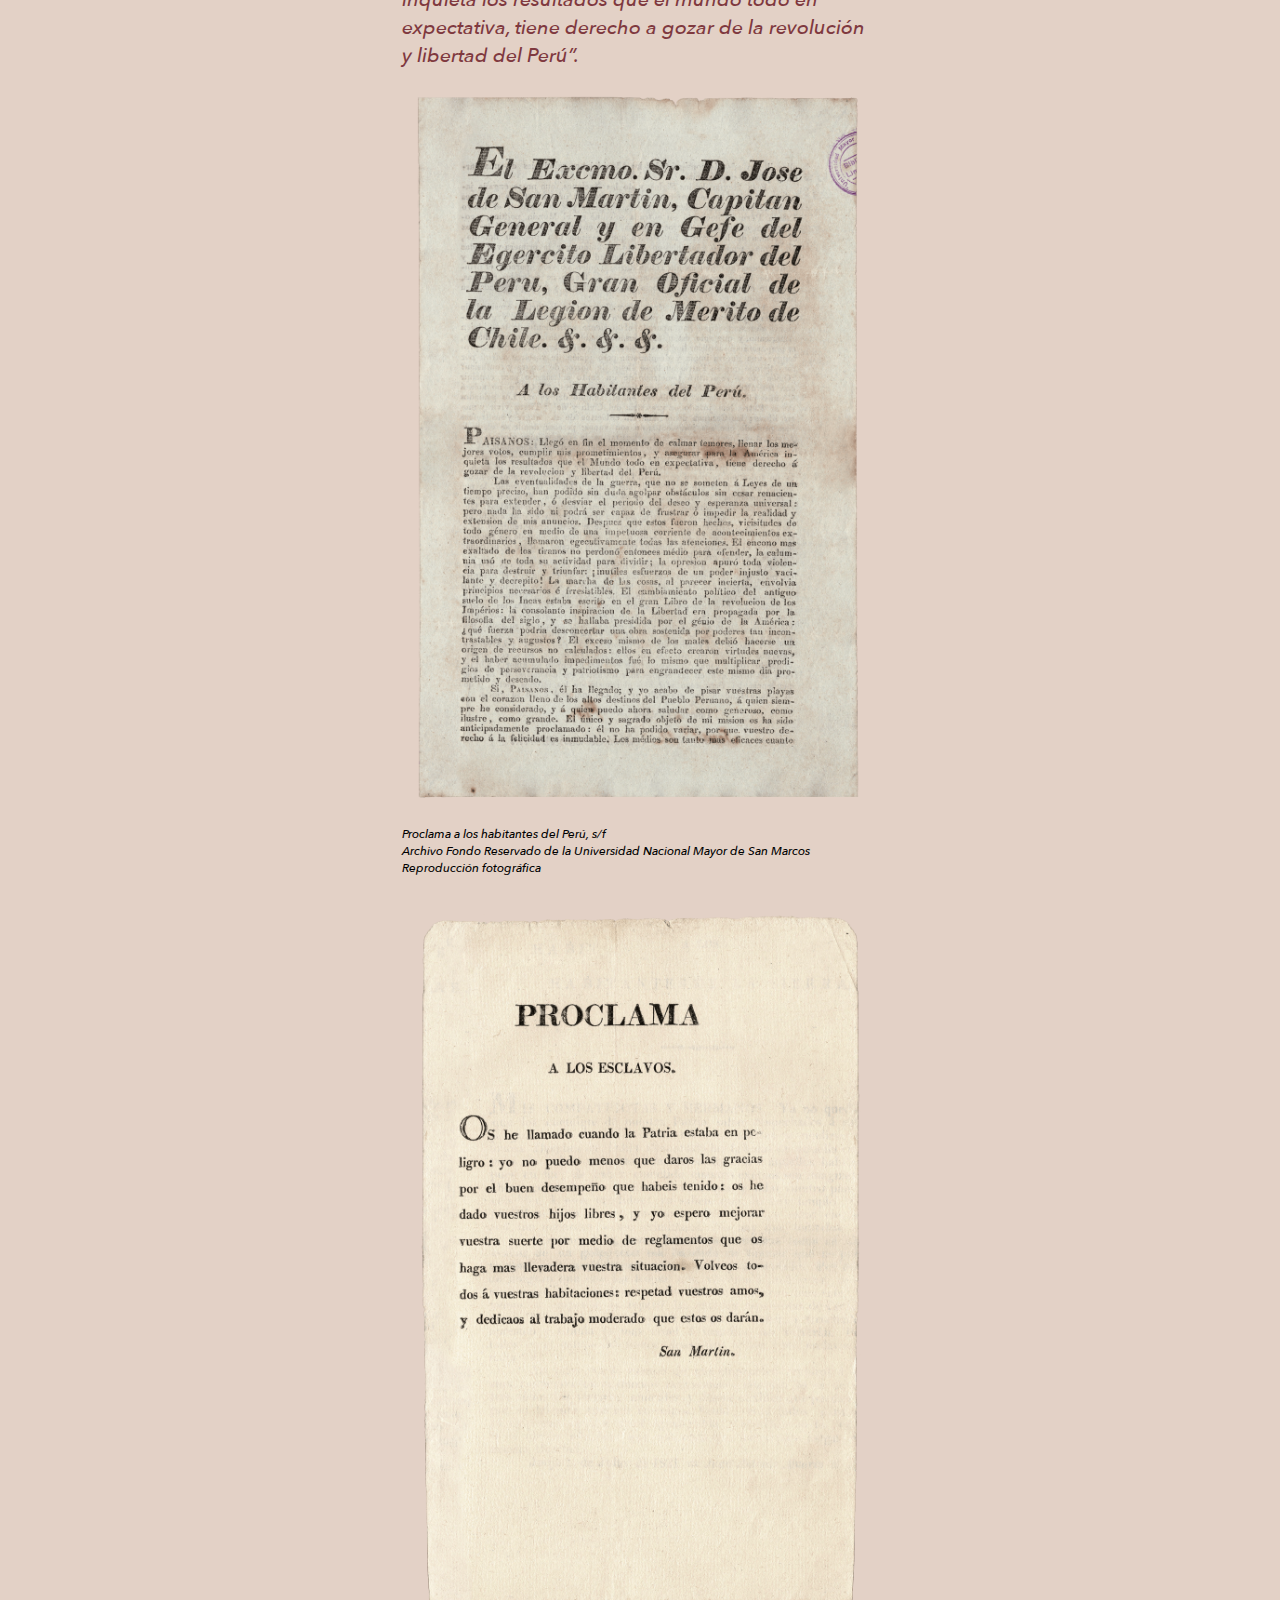
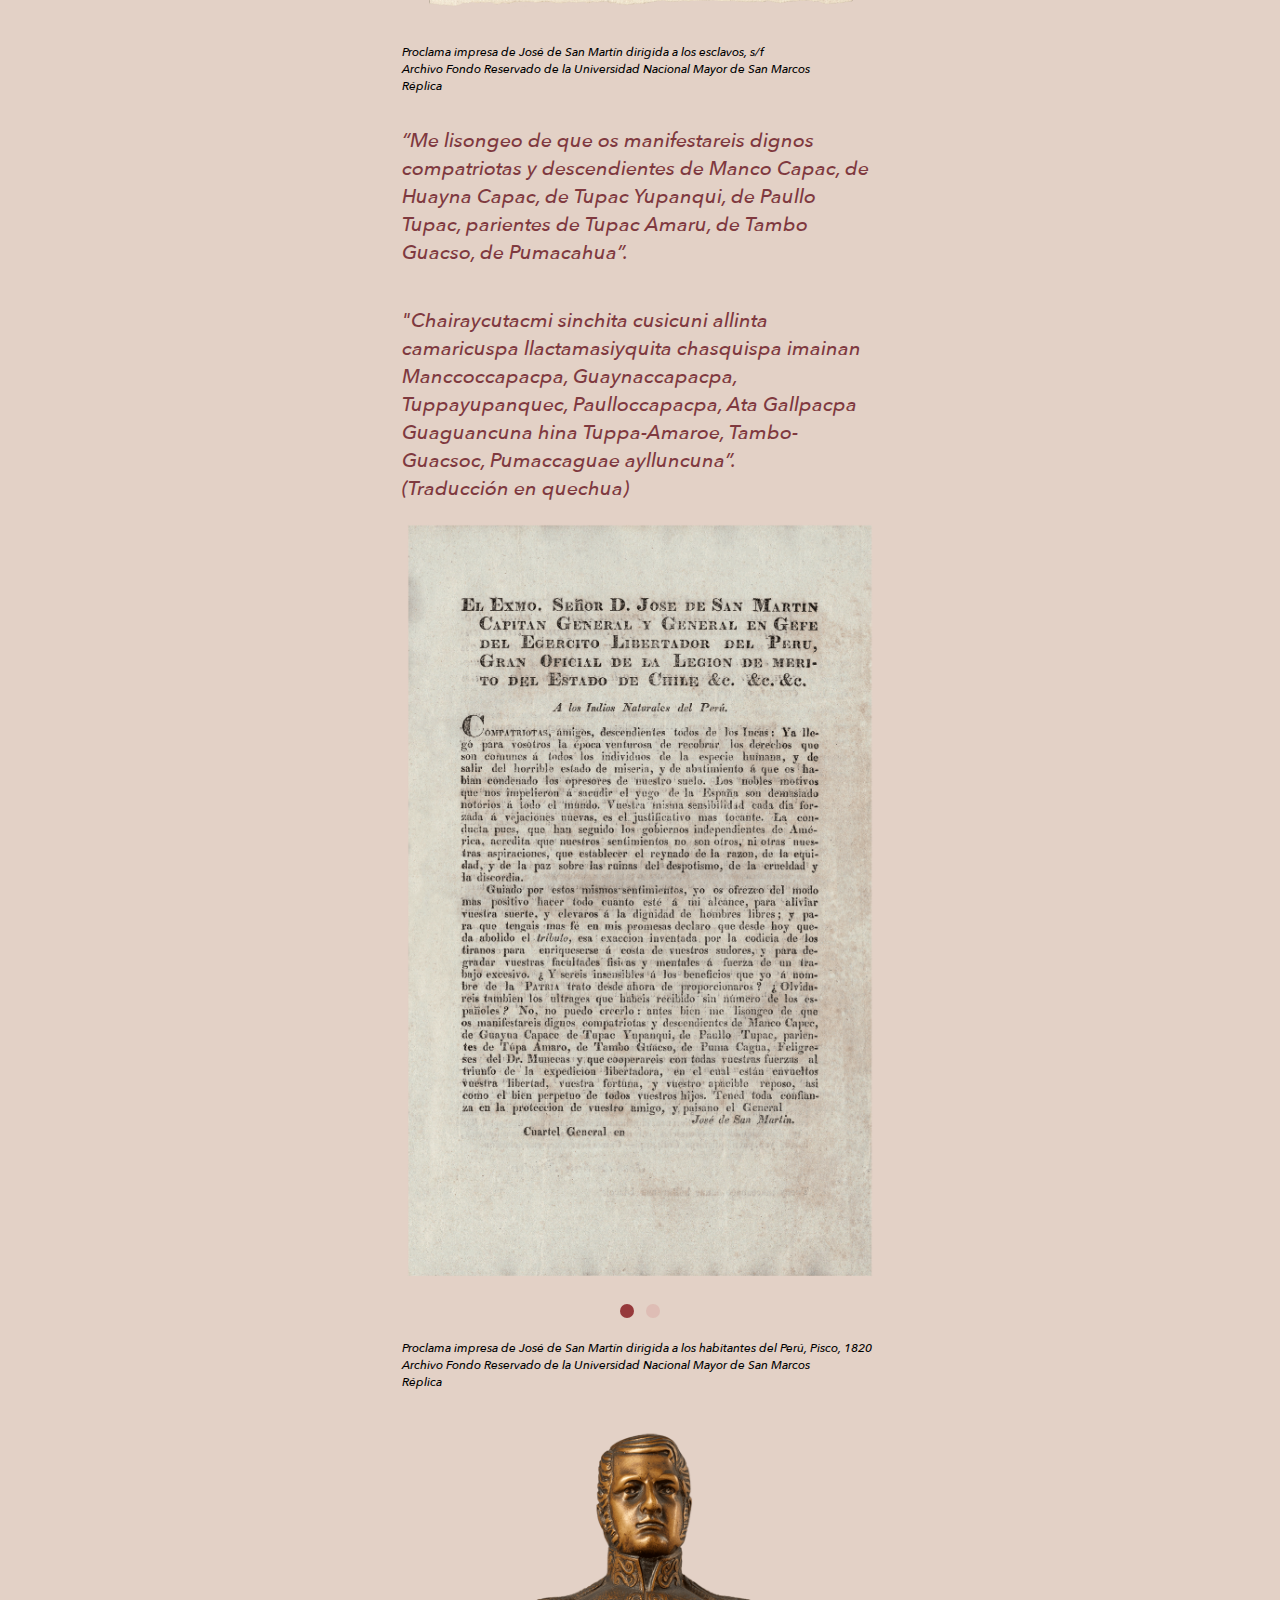
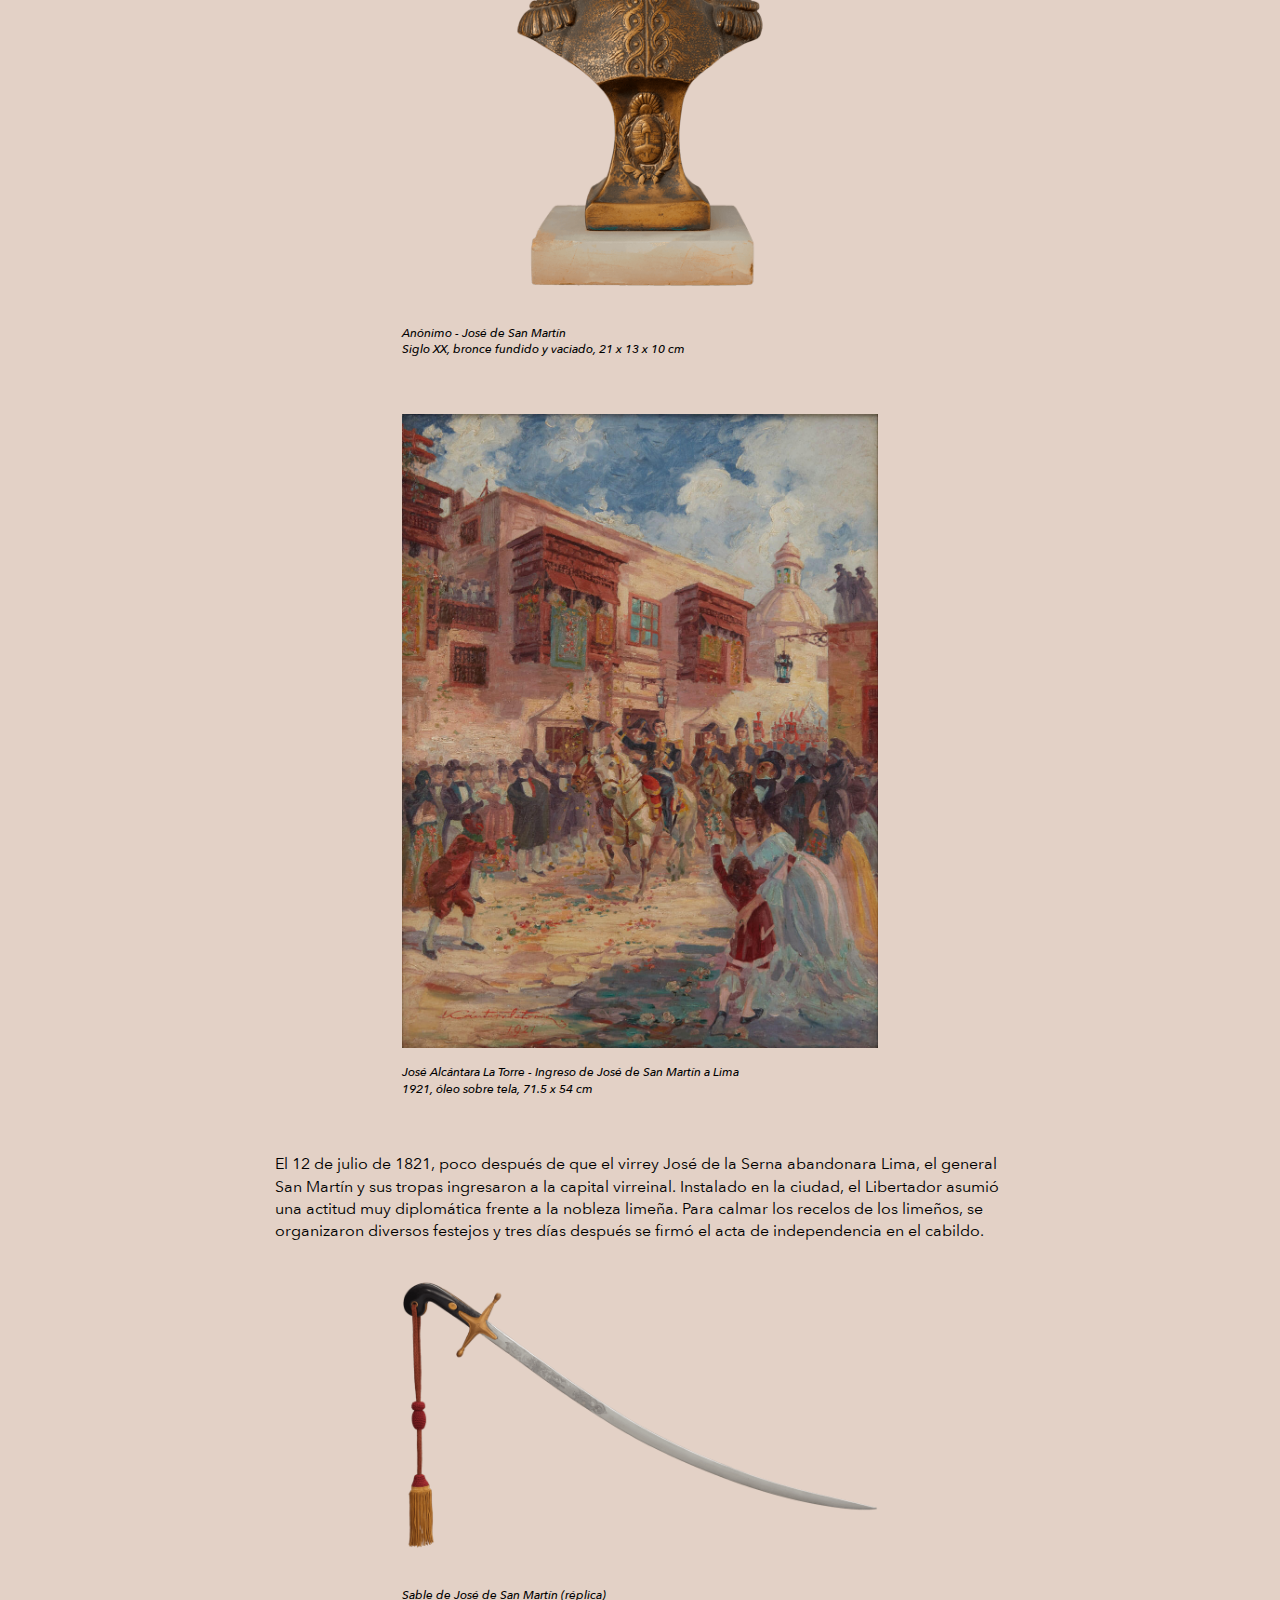
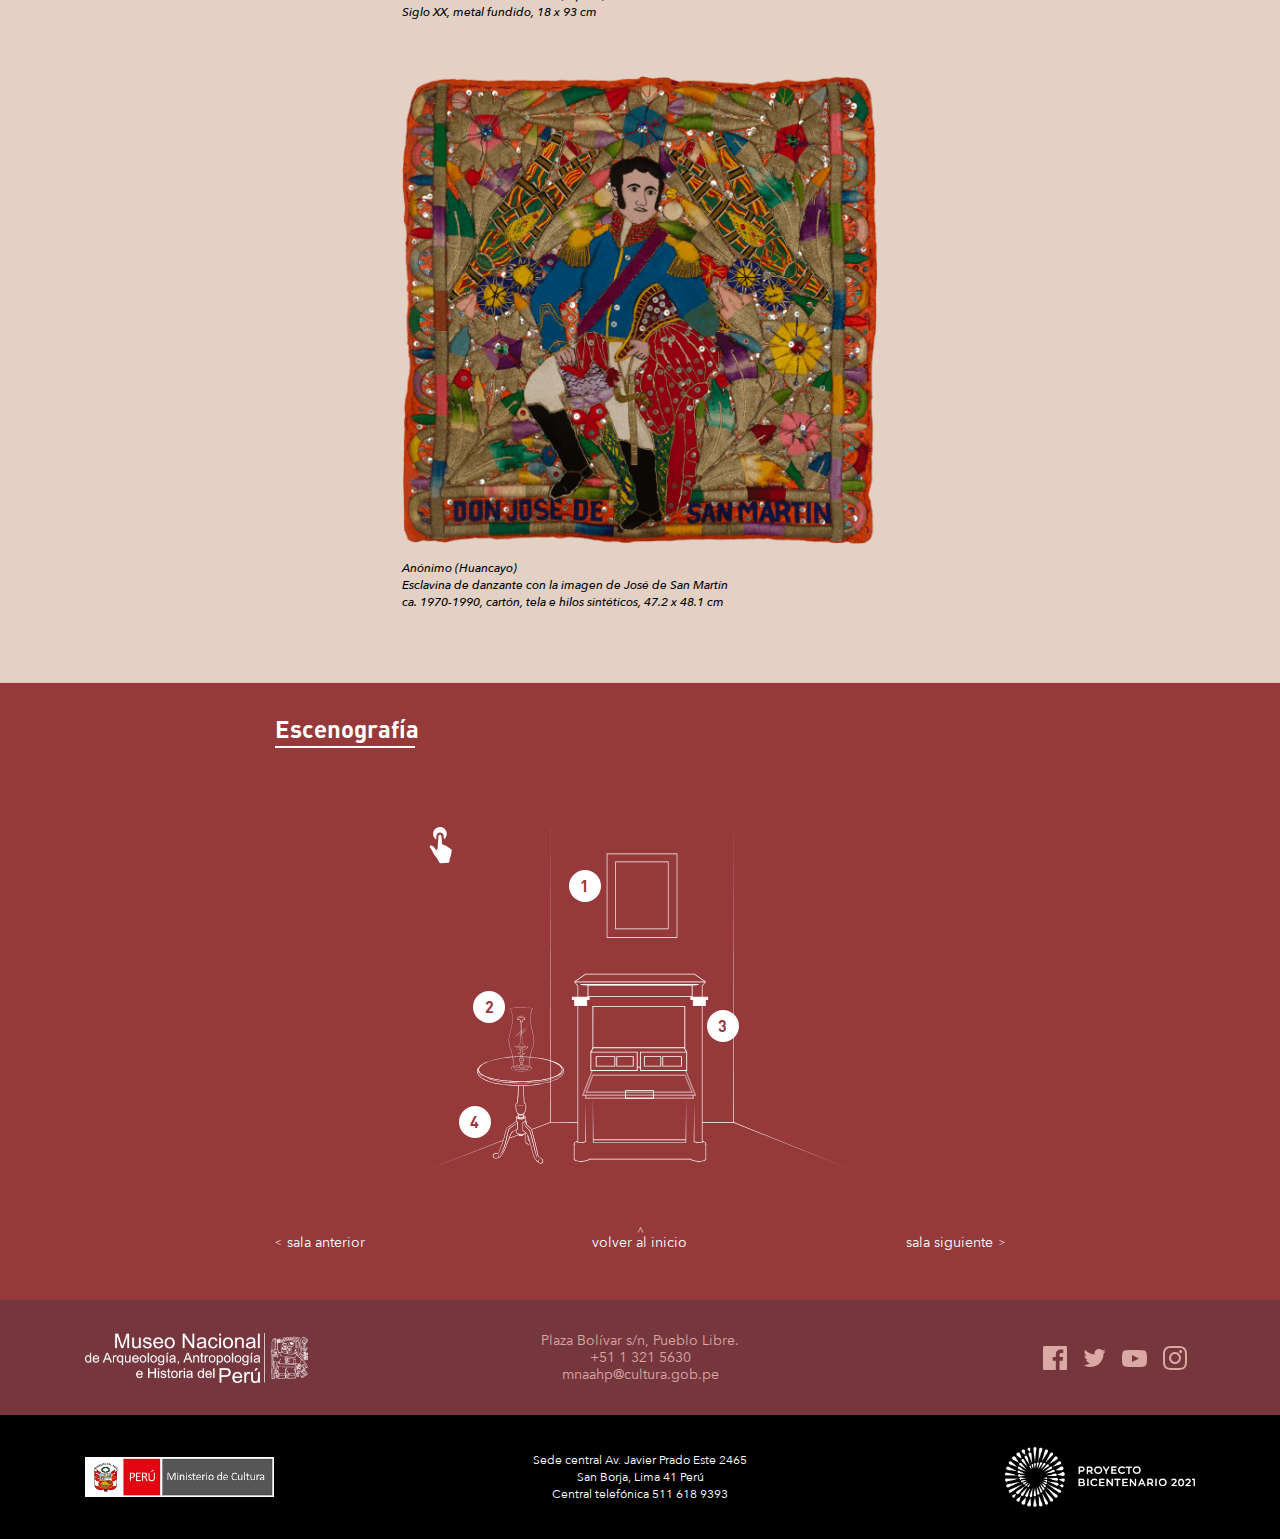
<file: area-5.html>
<!DOCTYPE html>
<html lang="es">

<!-- Mirrored from mnaahp.javieryamashita.com/area-5 by HTTrack Website Copier/3.x [XR&CO'2014], Tue, 12 Sep 2023 02:22:10 GMT -->
<!-- Added by HTTrack --><meta http-equiv="content-type" content="text/html;charset=UTF-8" /><!-- /Added by HTTrack -->
<head>
<meta charset="utf-8" />
<meta name="viewport" content="width=device-width, initial-scale=1.0" />
<link rel="shortcut icon" type="image/vnd.microsoft.icon" href="images/favicon.ico" />
<title>José de San Martín - La Quinta de los Libertadores</title>
<link rel="stylesheet" href="css/bootstrap.min.css">
<link rel="stylesheet" media="all" href="mincul/style5d19.css?qv4u6d" />
<link rel="stylesheet" media="all" href="mincul/custom5d19.css?qv4u6d" />
<link rel="stylesheet" media="all" href="mincul/ekko-lightbox.css">
<link rel="stylesheet" type="text/css" href="css/style.css">

<script src="js/jquery.min45e0.js?v=3.6.0"></script>
</head>

<body>
<a href="#main-content" class="visually-hidden focusable">Pasar al contenido principal</a>

<header role="banner">
	<div class="cabecera_estandar">
		<div class="container">
			<div>
				<div>
					<div id="block-block-content-3f63eca6-b75d-4a91-a6da-0ec366b4cb21"></div>
					<div class="semilla-header-topbar" id="block-block-content-3d1d4f91-d0bc-4b22-908a-1d17c167b7f8">
						<div class="field field--name-body field--type-text-with-summary field--label-hidden clearfix">
							<ul class="links field__items">
								<li><a href="http://www.gob.pe/cultura" target="_blank"><img alt="Ministerio de Cultura" class="logo-cultura" data-entity-type="file" data-entity-uuid="1b2fa1d5-bd96-4125-8c92-6acbb0dbb418" src="images/logo-cultura.png" width="200" height="42" loading="lazy" /></a> <a href="https://bicentenario.gob.pe/" target="_blank"><img alt="Bicentenario Perú 2021" class="logo-bicentenario" data-entity-type="file" data-entity-uuid="0abd4e55-efff-4776-82b9-6f62fe1dfc0a" src="images/logo-bicentenario.png" width="800" height="309" loading="lazy" /></a></li>
							</ul>
						</div>
					</div>
				</div>
			</div>
		</div>
	</div>
</header>

<div class="cabecera">
	<div class="container">
		<div class="row">
			<div class="col-12 col-md-5 header_first">
				<div>
					<div class="semilla-header-left" id="block-block-content-1e4b0d69-fa01-4d1b-832b-821897b4129f">
						<div class="field field--name-body field--type-text-with-summary field--label-hidden clearfix">
							<ul class="links field__items">
								<li>
									<p><a href="index.html"><img alt="Museo Nacional de Arqueología, Antropología e Historia del Perú" class="logo-mnaahp" data-entity-type="file" data-entity-uuid="70216c40-ec99-48a8-9696-06555ce43135" src="images/logo-mnaahp.png" width="800" height="206" loading="lazy" /></a></p>
								</li>
							</ul>
						</div>
					</div>
				</div>
			</div>
			<div class="col-12 col-md-7 header_second">
				<div class="d-flex h-100 align-items-center justify-content-end">
					<div class="semilla-header-right" id="block-block-content-365b94d7-a562-41e8-86c9-d2fda7eaaee5">
						<div class="field field--name-body field--type-text-with-summary field--label-hidden clearfix">
							<ul class="links field__items">
								<li>
									<div class="d-flex align-items-center justify-content-end">
										<div class="idiomas mr-3">ES</div>
										<div class="navbar-light">
											<button class="navbar-toggler" type="button" data-toggle="collapse" data-target="#navbarsExample10" aria-controls="navbarsExample10" aria-expanded="false" aria-label="Toggle navigation">
												<span class="navbar-toggler-icon"></span>
											</button>
										</div>
									</div>
								</li>
							</ul>
						</div>
					</div>
				</div>
			</div>
		</div>
	</div>
<nav class="js-scroll-navbar navbar navbar-light bg-light">
	<div class="collapse navbar-collapse justify-content-md-center" id="navbarsExample10">
		<div>
			<nav role="navigation" aria-labelledby="block-system-menu-block-main-menu" id="block-system-menu-block-main">
				<h2 class="visually-hidden" id="block-system-menu-block-main-menu">Navegación principal</h2>
				<ul class="navbar-nav">
					<!--li class="nav-item"><a class="nav-link" href="/salaindependencia/es/">Inicio</a></li-->
					<li class="nav-item"><a class="nav-link" href="index.html">Inicio</a></li>
					<li class="nav-item"><a class="nav-link" href="area-1.html">Sala Independencia</a></li>
					<li class="nav-item"><a class="nav-link" href="huerta.html">La Huerta</a></li>
					<li class="nav-item"><a class="nav-link" href="recursos-docentes.html">Recursos para docentes</a></li>
					<li class="nav-item"><a class="nav-link" href="creditos.html">Créditos</a></li>
				</ul>
				<ul class="social d-flex align-items-center justify-content-center mb-0 pb-5">
					<li><a href="https://www.facebook.com/MNAAHP" target="_blank" title="Facebook"><img src="images/icono-facebook.svg" alt="Facebook"></a></li>
					<li><a href="http://www.twitter.com/mnaahp_oficial" target="_blank" title="Twitter"><img src="images/icono-twitter.svg" alt="Twitter"></a></li>
					<li><a href="https://www.youtube.com/mnaahp" target="_blank" title="Youtube"><img src="images/icono-youtube.svg" alt="Youtube"></a></li>
					<li><a href="https://www.instagram.com/museonacional_pueblolibre" target="_blank" title="Instagram"><img src="images/icono-instagram.svg" alt="Instagram"></a></li>
				</ul>
			</nav>
		</div>
	</div>
</nav>
</div>

<div class="js-scroll-auxiliar"></div>


<main role="main">
	<div class="container content-page bienvenido">
		<div class="dialog-off-canvas-main-canvas" data-off-canvas-main-canvas="">
			<div></div>
		</div>
		<div>

			<div class="views-element-container" id="area-4">
				<div>
					<div class="view">
						<div class="view-content row">
							<div class="views-row">
								<div class="views-field views-field-nothing">
									<span class="field-content">

										<section class="bg-guinda border-bottom text-blanco">
											<div class="container area-titulo">
												<div class="row">
													<div class="col-md-10 col-lg-8 mx-auto">
														<h2><a class="d-flex align-items-center" data-toggle="collapse" href="#areaMenu" role="button" aria-expanded="false" aria-controls="areaMenu"><span class="numero"><span>5</span></span> <span>José de San Martín</span></a></h2>
													</div>
												</div>
											</div>
										</section>

									</span>
								</div>
							</div>
						</div>
					</div>
				</div>
			</div>

			<div class="views-element-container collapse" id="areaMenu">
				<div>
					<div class="view">
						<div class="view-content row">
							<div class="views-row">
								<div class="views-field views-field-nothing">
									<span class="field-content">

										<section class="bg-guinda border-bottom text-blanco">
											<div class="container area-menu">
												<div class="row">
													<div class="col-md-10 col-lg-8 mx-auto">
														<p><a data-toggle="collapse" href="#areaMenu" role="button" aria-expanded="false" aria-controls="areaMenu"><strong>Contenido</strong></a></p>
														<ul>
															<li><a class="scroll" href="#area-5-1">José de San Martín</a></li>
															<li><a class="scroll" href="#area-5-2">Proclama a los habitantes del Perú</a></li>
															<li><a class="scroll" href="#area-5-3">Escenografía</a></li>
														</ul>
													</div>
												</div>
											</div>
										</section>

									</span>
								</div>
							</div>
						</div>
					</div>
				</div>
			</div>

			<div class="views-element-container">
				<div>
					<div class="view">
						<div class="view-content row">
							<div class="views-row">
								<div class="views-field views-field-nothing">
									<span class="field-content">

										<section class="bg-guinda text-blanco" id="area-5-1">
											<div class="container">
												<div class="row">
													<div class="col-md-10 col-lg-8 mx-auto">
														<p>Nació en Yapeyú, en el virreinato del Río de la Plata, en 1778. Se educó en España, ingresó al ejército y luchó contra los invasores franceses. De regreso a Buenos Aires, se distinguió en el combate de San Lorenzo (1813). Siendo gobernador de Cuyo, en 1814, apoyó a O’Higgins a reorganizar las fuerzas chilenas derrotadas en Rancagua y, en 1817, liberó Chile al frente del Ejército de los Andes. Tras la victoria de Maipú (1818), organizó el Ejército Libertador.</p>
														<p>Desde 1820, San Martín encabezó el proceso independentista del Perú y ocupó territorios del virreinato con la ayuda de militares y montoneros. Durante su gobierno (1821-1822), inició la organización del Estado peruano creando diversas instituciones públicas. Propició una monarquía constitucional y dejó el Perú en setiembre de 1822.</p>
														<div class="row mb-4">
															<div class="col-md-10 col-lg-8 mx-auto">
																<figure>
																	<img src="uploads/area-5/jose-de-san-martin.jpg" class="w-100" alt="Patricio M. del Río - José de San Martín. 28 de julio de 1870, óleo sobre tela, 193.5 x 131 cm">
																	<figcaption>Patricio M. del Río - José de San Martín <br>28 de julio de 1870, óleo sobre tela, 193.5 x 131 cm</figcaption>
																</figure>
															</div>
														</div>
													</div>
												</div>
											</div>
										</section>

									</span>
								</div>
							</div>
						</div>
					</div>
				</div>
			</div>
									
			<div class="views-element-container" id="">
				<div>
					<div class="view">
						<div class="view-content row">
							<div class="views-row">
								<div class="views-field views-field-nothing">
									<span class="field-content">

										<section class="bg-rosado border-bottom text-negro" id="area-5-2">
											<div class="container">
												<div class="row">
													<div class="col-md-10 col-lg-8 mx-auto">
														<h3 class="underline">Proclama a los habitantes del Perú</h3>
														<div class="row">
															<div class="col-md-10 col-lg-8 mx-auto">
																<blockquote class="blockquote text-guinda-oscuro">
																	<p>“Paisanos: llegó en fin el momento de calmar temores, llenar los mejores votos, cumplir mis prometimientos, y asegurar para la América inquieta los resultados que el mundo todo en expectativa, tiene derecho a gozar de la revolución y libertad del Perú”.</p>
																</blockquote>
																<figure>
																	<a href="uploads/area-5/proclama-habitantes-peru.png" data-toggle="lightbox"><img src="uploads/area-5/proclama-habitantes-peru.png" class="w-100" alt="Proclama a los habitantes del Perú, s/f. Archivo Fondo Reservado de la Universidad Nacional Mayor de San Marcos. Reproducción fotográfica"></a>
																	<figcaption>Proclama a los habitantes del Perú, s/f <br>Archivo Fondo Reservado de la Universidad Nacional Mayor de San Marcos <br>Reproducción fotográfica</figcaption>
																</figure>
															</div>
														</div>
														<div class="row mb-4">
															<div class="col-md-10 col-lg-8 mx-auto">
																<figure>
																	<a href="uploads/area-5/proclama-impresa-jose-de-san-martin-esclavos.png" data-toggle="lightbox"><img src="uploads/area-5/proclama-impresa-jose-de-san-martin-esclavos.png" class="w-100" alt="Proclama impresa de José de San Martín dirigida a los esclavos, s/f. Archivo Fondo Reservado de la Universidad Nacional Mayor de San Marcos. Réplica"></a>
																	<figcaption>Proclama impresa de José de San Martín dirigida a los esclavos, s/f <br>Archivo Fondo Reservado de la Universidad Nacional Mayor de San Marcos <br>Réplica</figcaption>
																</figure>
																<blockquote class="blockquote text-guinda-oscuro">
																	<p>“Me lisongeo de que os manifestareis dignos compatriotas y descendientes de Manco Capac, de Huayna Capac, de Tupac Yupanqui, de Paullo Tupac, parientes de Tupac Amaru, de Tambo Guacso, de Pumacahua”.</p>
																</blockquote>
															</div>
														</div>
														<div class="row">
															<div class="col-md-10 col-lg-8 mx-auto">
																<blockquote class="blockquote text-guinda-oscuro">
																	<p>"Chairaycutacmi sinchita cusicuni allinta camaricuspa llactamasiyquita chasquispa imainan Manccoccapacpa, Guaynaccapacpa, Tuppayupanquec, Paulloccapacpa, Ata Gallpacpa Guaguancuna hina Tuppa-Amaroe, Tambo-Guacsoc, Pumaccaguae aylluncuna”. <br>(Traducción en quechua)</p>
																</blockquote>
																<div id="area-5-2-carousel" class="carousel slide" data-interval="5000" data-touch="true" data-ride="carousel">
																	<ol class="carousel-indicators">
																		<li data-target="#area-5-2-carousel" data-slide-to="0" class="active"></li>
																		<li data-target="#area-5-2-carousel" data-slide-to="1"></li>
																	</ol>
																	<div class="carousel-inner">
																		<div class="carousel-item active">
																			<a href="uploads/area-5/proclama-impresa-jose-de-san-martin-pisco-1820.png" data-toggle="lightbox" data-gallery="proclama-impresa" data-type="image"><img src="uploads/area-5/proclama-impresa-jose-de-san-martin-pisco-1820.png" class="d-block w-100" alt="Proclama impresa de José de San Martín dirigida a los habitantes del Perú, Pisco, 1820 (Quechua). Archivo Fondo Reservado de la Universidad Nacional Mayor de San Marcos. Réplica"></a>
																		</div>
																		<div class="carousel-item">
																			<a href="uploads/area-5/proclama-impresa-jose-de-san-martin-pisco-1820-quechua.png" data-toggle="lightbox" data-gallery="proclama-impresa" data-type="image"><img src="uploads/area-5/proclama-impresa-jose-de-san-martin-pisco-1820-quechua.png" class="d-block w-100" alt="Proclama impresa de José de San Martín dirigida a los habitantes del Perú, Pisco, 1820 (Quechua). Archivo Fondo Reservado de la Universidad Nacional Mayor de San Marcos. Réplica"></a>
																		</div>
																	</div>
																</div>
																<div class="carousel-caption">
																	<p>Proclama impresa de José de San Martín dirigida a los habitantes del Perú, Pisco, 1820 <br>Archivo Fondo Reservado de la Universidad Nacional Mayor de San Marcos <br>Réplica</p>
																</div>
															</div>
														</div>
														<div class="row mb-4">
															<div class="col-md-10 col-lg-8 mx-auto">
																<figure>
																	<img src="uploads/area-5/jose-de-san-martin-bronce-fundido-vaciado.png" class="w-100" alt="Anónimo - José de San Martín. Siglo XX, bronce fundido y vaciado, 21 x 13 x 10 cm">
																	<figcaption>Anónimo - José de San Martín <br>Siglo XX, bronce fundido y vaciado, 21 x 13 x 10 cm</figcaption>
																</figure>
															</div>
														</div>
														<div class="row mb-4">
															<div class="col-md-10 col-lg-8 mx-auto">
																<figure>
																	<img src="uploads/area-5/ingreso-jose-de-san-martin-lima.jpg" class="w-100" alt="José Alcántara La Torre - Ingreso de José de San Martín a Lima. 1921, óleo sobre tela, 71.5 x 54 cm">
																	<figcaption>José Alcántara La Torre - Ingreso de José de San Martín a Lima <br>1921, óleo sobre tela, 71.5 x 54 cm</figcaption>
																</figure>
															</div>
														</div>
														<p>El 12 de julio de 1821, poco después de que el virrey José de la Serna abandonara Lima, el general San Martín y sus tropas ingresaron a la capital virreinal. Instalado en la ciudad, el Libertador asumió una actitud muy diplomática frente a la nobleza limeña. Para calmar los recelos de los limeños, se organizaron diversos festejos y tres días después se firmó el acta de independencia en el cabildo.</p>
														<div class="row mb-4">
															<div class="col-md-10 col-lg-8 mx-auto">
																<figure>
																	<img src="uploads/area-5/sable-jose-de-san-martin.png" class="w-100" alt="Sable de José de San Martín (réplica). Siglo XX, metal fundido, 18 x 93 cm">
																	<figcaption>Sable de José de San Martín (réplica) <br>Siglo XX, metal fundido, 18 x 93 cm</figcaption>
																</figure>
															</div>
														</div>
														<div class="row mb-4">
															<div class="col-md-10 col-lg-8 mx-auto">
																<figure>
																	<img src="uploads/area-5/esclavina-danzante-jose-de-san-martin.png" class="w-100" alt="Anónimo (Huancayo). Esclavina de danzante con la imagen de José de San Martín. ca. 1970-1990, cartón, tela e hilos sintéticos, 47.2 x 48.1 cm">
																	<figcaption>Anónimo (Huancayo) <br>Esclavina de danzante con la imagen de José de San Martín <br>ca. 1970-1990, cartón, tela e hilos sintéticos, 47.2 x 48.1 cm</figcaption>
																</figure>
															</div>
														</div>
													</div>
												</div>
											</div>
										</section>

									</span>
								</div>
							</div>
						</div>
					</div>
				</div>
			</div>

			<div class="views-element-container" id="">
				<div>
					<div class="view">
						<div class="view-content row">
							<div class="views-row">
								<div class="views-field views-field-nothing">
									<span class="field-content">

										<section class="bg-guinda text-blanco" id="area-5-3">
											<div class="container">
												<div class="row">
													<div class="col-md-10 col-lg-8 mx-auto">
														<h3 class="underline">Escenografía</h3>
													</div>
												</div>
											</div>
											<div class="hotspot" id="escenografia">
												<div class="container pt-0 hotspot-nav">
													<div class="row">
														<div class="col-md-10 col-lg-8 mx-auto">
															<div class="row">
																<div class="col-md-10 col-lg-8 mx-auto">
																	<ol>
																		<li class="imagen"><img src="uploads/area-5/escenografia.svg" class="w-100" alt="Juntas de gobierno"></li>
																		<li class="item item-1"><button type="button" data-toggle="collapse" data-target="#hotspot-1" aria-expanded="false" aria-controls="hotspot-1" title="Virgen del Carmen con san José y san Blas">1<span>Virgen del Carmen con san José y san Blas</span></button></li>
																		<li class="item item-2"><button type="button" data-toggle="collapse" data-target="#hotspot-2" aria-expanded="false" aria-controls="hotspot-2" title="Fanal y velón de aceite">2<span>Fanal y velón de aceite</span></button></li>
																		<li class="item item-3"><button type="button" data-toggle="collapse" data-target="#hotspot-3" aria-expanded="false" aria-controls="hotspot-3" title="Escritorio">3<span>Escritorio</span></button></li>
																		<li class="item item-4"><button type="button" data-toggle="collapse" data-target="#hotspot-4" aria-expanded="false" aria-controls="hotspot-4" title="Mesa auxiliar">4<span>Mesa auxiliar</span></button></li>
																	</ol>
																</div>
															</div>
														</div>
													</div>
												</div>
												<div class="bg-rosado text-negro hotspot-content">
													<div class="container">
														<div class="row">
															<div class="col-md-10 col-lg-8 mx-auto">
																<div class="row">
																	<div class="col-11 col-md-10 col-lg-8 mx-auto">
	
																		<div class="collapse" id="hotspot-1" data-parent="#escenografia">
																			<div class="hotspot-header">
																				<h4 class="h3 text-guinda mb-0"><span class="num">1</span> <strong>Virgen del Carmen con san José y san Blas</strong></h4>
																				<button type="button" class="close" data-dismiss="modal" aria-label="Cerrar"><span aria-hidden="true">&times;</span></button>
																			</div>
																			<div class="modal-body">
																				<figure>
																					<img src="uploads/area-5/escenografia-virgen-del-carmen.jpg" alt='Anónimo (Cusco) - Virgen del Carmen con san José y san Blas. Siglo XVIII, óleo sobre tela, 102.1 x 69 cm'>
																					<figcaption>Anónimo (Cusco) - Virgen del Carmen con san José y san Blas <br>Siglo XVIII, óleo sobre tela, 102.1 x 69 cm</figcaption>
																				</figure>
																			</div>
																		</div>
																		<div class="collapse" id="hotspot-2" data-parent="#escenografia">
																			<div class="hotspot-header">
																				<h4 class="h3 text-guinda mb-0"><span class="num">2</span> <strong>Fanal y velón de aceite</strong></h4>
																				<button type="button" class="close" data-dismiss="modal" aria-label="Cerrar"><span aria-hidden="true">&times;</span></button>
																			</div>
																			<div class="modal-body">
																				<figure>
																					<img src="uploads/area-5/escenografia-fanal-velon.png" alt='Fanal y velón de aceite. Siglo XIX, bronce fundido con uniones mecánicas y vidrio, 56 x 24 cm'>
																					<figcaption>Fanal y velón de aceite <br>Siglo XIX, bronce fundido con uniones mecánicas y vidrio, 56 x 24 cm</figcaption>
																				</figure>
																			</div>
																		</div>
																		<div class="collapse" id="hotspot-3" data-parent="#escenografia">
																			<div class="hotspot-header">
																				<h4 class="h3 text-guinda mb-0"><span class="num">3</span> <strong>Escritorio</strong></h4>
																				<button type="button" class="close" data-dismiss="modal" aria-label="Cerrar"><span aria-hidden="true">&times;</span></button>
																			</div>
																			<div class="modal-body">
																				<figure>
																					<img src="uploads/area-5/escenografia-escritorio.png" alt='Escritorio <br>Primer tercio del siglo XIX, madera ensamblada, 135 x 95.5 x 86 cm'>
																					<figcaption>Escritorio <br>Primer tercio del siglo XIX, madera ensamblada, 135 x 95.5 x 86 cm</figcaption>
																				</figure>
																			</div>
																		</div>
																		<div class="collapse" id="hotspot-4" data-parent="#escenografia">
																			<div class="hotspot-header">
																				<h4 class="h3 text-guinda mb-0"><span class="num">1</span> <strong>Mesa auxiliar</strong></h4>
																				<button type="button" class="close" data-dismiss="modal" aria-label="Cerrar"><span aria-hidden="true">&times;</span></button>
																			</div>
																			<div class="modal-body">
																				<div id="mesa-auxiliar-carousel" class="carousel slide" data-interval="5000" data-touch="true" data-ride="carousel">
																					<ol class="carousel-indicators">
																						<li data-target="#mesa-auxiliar-carousel" data-slide-to="0" class="active"></li>
																						<li data-target="#mesa-auxiliar-carousel" data-slide-to="1"></li>
																					</ol>
																					<div class="carousel-inner">
																						<div class="carousel-item active">
																							<img src="uploads/area-5/escenografia-mesa-auxiliar-1.png" class="w-100" alt="Mesa auxiliar <br>ca. 1825-1850, madera tallada y marqueteada, hueso y nácar, 45 x 53.5 cm">
																						</div>
																						<div class="carousel-item">
																							<img src="uploads/area-5/escenografia-mesa-auxiliar-2.png" class="w-100" alt="Mesa auxiliar <br>ca. 1825-1850, madera tallada y marqueteada, hueso y nácar, 45 x 53.5 cm">
																						</div>
																					</div>
																				</div>
																				<div class="carousel-caption">
																					<p>Mesa auxiliar <br>ca. 1825-1850, madera tallada y marqueteada, hueso y nácar, 45 x 53.5 cm</p>
																				</div>
																			</div>
																		</div>
																	</div>
																</div>
															</div>
														</div>
													</div>
												</div>
											</div>
										</section>

									</span>
								</div>
							</div>
						</div>
					</div>
				</div>
			</div>

			<div class="views-element-container" id="">
				<div>
					<div class="view">
						<div class="view-content row">
							<div class="views-row">
								<div class="views-field views-field-nothing">
									<span class="field-content">

										<section class="bg-guinda text-blanco" id="navegacion">
											<div class="container pb-5">
												<div class="row">
													<div class="col-md-10 col-lg-8 mx-auto">
														<div class="row gutter-5 d-flex align-items-end">
															<div class="col-4">
																<a class="prev" href="area-4.html">sala anterior</a>
															</div>
															<div class="col-4 text-center">
																<a class="top" href="#top">volver al inicio</a>
															</div>
															<div class="col-4 text-right">
																<a class="next" href="area-6.html">sala siguiente</a>
															</div>
														</div>
													</div>
												</div>
											</div>
										</section>

									</span>
								</div>
							</div>
						</div>
					</div>
				</div>
			</div>

		</div>
	</div>
</main>

<footer>
	<div class="footer_first bg-guinda-oscuro-2 text-rosado-oscuro">
		<div class="container">
			<div>
				<div class="semilla-footer-top" id="block-block-content-92f2b4f8-8d6a-4fa3-8b3f-25dbc31a911d">
					<div class="field field--name-body field--type-text-with-summary field--label-hidden clearfix">
						<ul class="links field__items">
							<li>
								<div class="row align-items-center text-center text-sm-left">
									<div class="col-md-4 text-center text-md-left mb-2 mb-md-0">
										<a href="#" target="_blank"><img alt="Museo Nacional de Arqueología, Antropología e Historia del Perú" class="logo-mnaahp" src="images/logo-mnaahp.png" /></a>
									</div>
									<div class="col-md-8 text-center">
										<div class="row align-items-center">
											<div class="col-md-6 mb-4 mb-md-0">
												<p class="h6 footer_titulo d-block d-md-none">Contacto</p>
												<p class="mb-0">Plaza Bolívar s/n, Pueblo Libre. <br>+51 1 321 5630 <br>mnaahp@cultura.gob.pe</p>
											</div>
											<div class="col-md-6">
												<ul class="social d-flex align-items-center justify-content-center justify-content-md-end">
													<li><a href="https://www.facebook.com/MNAAHP" target="_blank" title="Facebook"><img src="images/icono-facebook.svg" alt="Facebook"></a></li>
													<li><a href="http://www.twitter.com/mnaahp_oficial" target="_blank" title="Twitter"><img src="images/icono-twitter.svg" alt="Twitter"></a></li>
													<li><a href="https://www.youtube.com/mnaahp" target="_blank" title="Youtube"><img src="images/icono-youtube.svg" alt="Youtube"></a></li>
													<li><a href="https://www.instagram.com/museonacional_pueblolibre" target="_blank" title="Instagram"><img src="images/icono-instagram.svg" alt="Instagram"></a></li>
													<!--li><a href="" target="_blank" title="Whatsapp"><img src="images/icono-whatsapp.svg" alt="Whatsapp"></a></li-->
												</ul>
											</div>
										</div>
									</div>
								</div>
							</li>
						</ul>
					</div>
				</div>
			</div>
		</div>
	</div>
	<div class="footer_second">
		<div class="container">
			<div>
				<div class="semilla-footer-bottom" id="block-block-content-5abf90c3-7500-4ee4-9262-8924e8272fb8">
					<div class="field field--name-body field--type-text-with-summary field--label-hidden clearfix">
						<ul class="links field__items">
							<li>
								<div class="row align-items-center">
									<div class="col-lg-6 order-lg-2 text-center">
										<p class="mb-3 mb-lg-0">Sede central Av. Javier Prado Este 2465<br />San Borja, Lima 41 Perú<br />Central telefónica 511 618 9393</p>
									</div>
									<div class="col-6 col-lg-3 order-lg-1 text-right text-lg-left">
										<a href="http://www.gob.pe/cultura" target="_blank"><img alt="Ministerio de Cultura" class="logo-cultura" data-entity-type="file" data-entity-uuid="1b2fa1d5-bd96-4125-8c92-6acbb0dbb418" src="images/logo-cultura.png" width="200" height="42" loading="lazy" /></a>
									</div>
									<div class="col-6 col-lg-3 order-lg-3 text-xl-right">
										<a href="https://bicentenario.gob.pe/" target="_blank"><img alt="Bicentenario Perú 2021" class="logo-bicentenario" data-entity-type="file" data-entity-uuid="0abd4e55-efff-4776-82b9-6f62fe1dfc0a" src="images/logo-bicentenario.png" width="800" height="309" loading="lazy" /></a>
									</div>
								</div>
							</li>
						</ul>
					</div>
				</div>
			</div>
		</div>
	</div>
</footer>  

<script src="js/bootstrap.min.js"></script>
<script src="mincul/ekko-lightbox.min.js"></script>
<script src="js/script.js"></script>

</body>

<!-- Mirrored from mnaahp.javieryamashita.com/area-5 by HTTrack Website Copier/3.x [XR&CO'2014], Tue, 12 Sep 2023 02:22:13 GMT -->
</html>
</file>
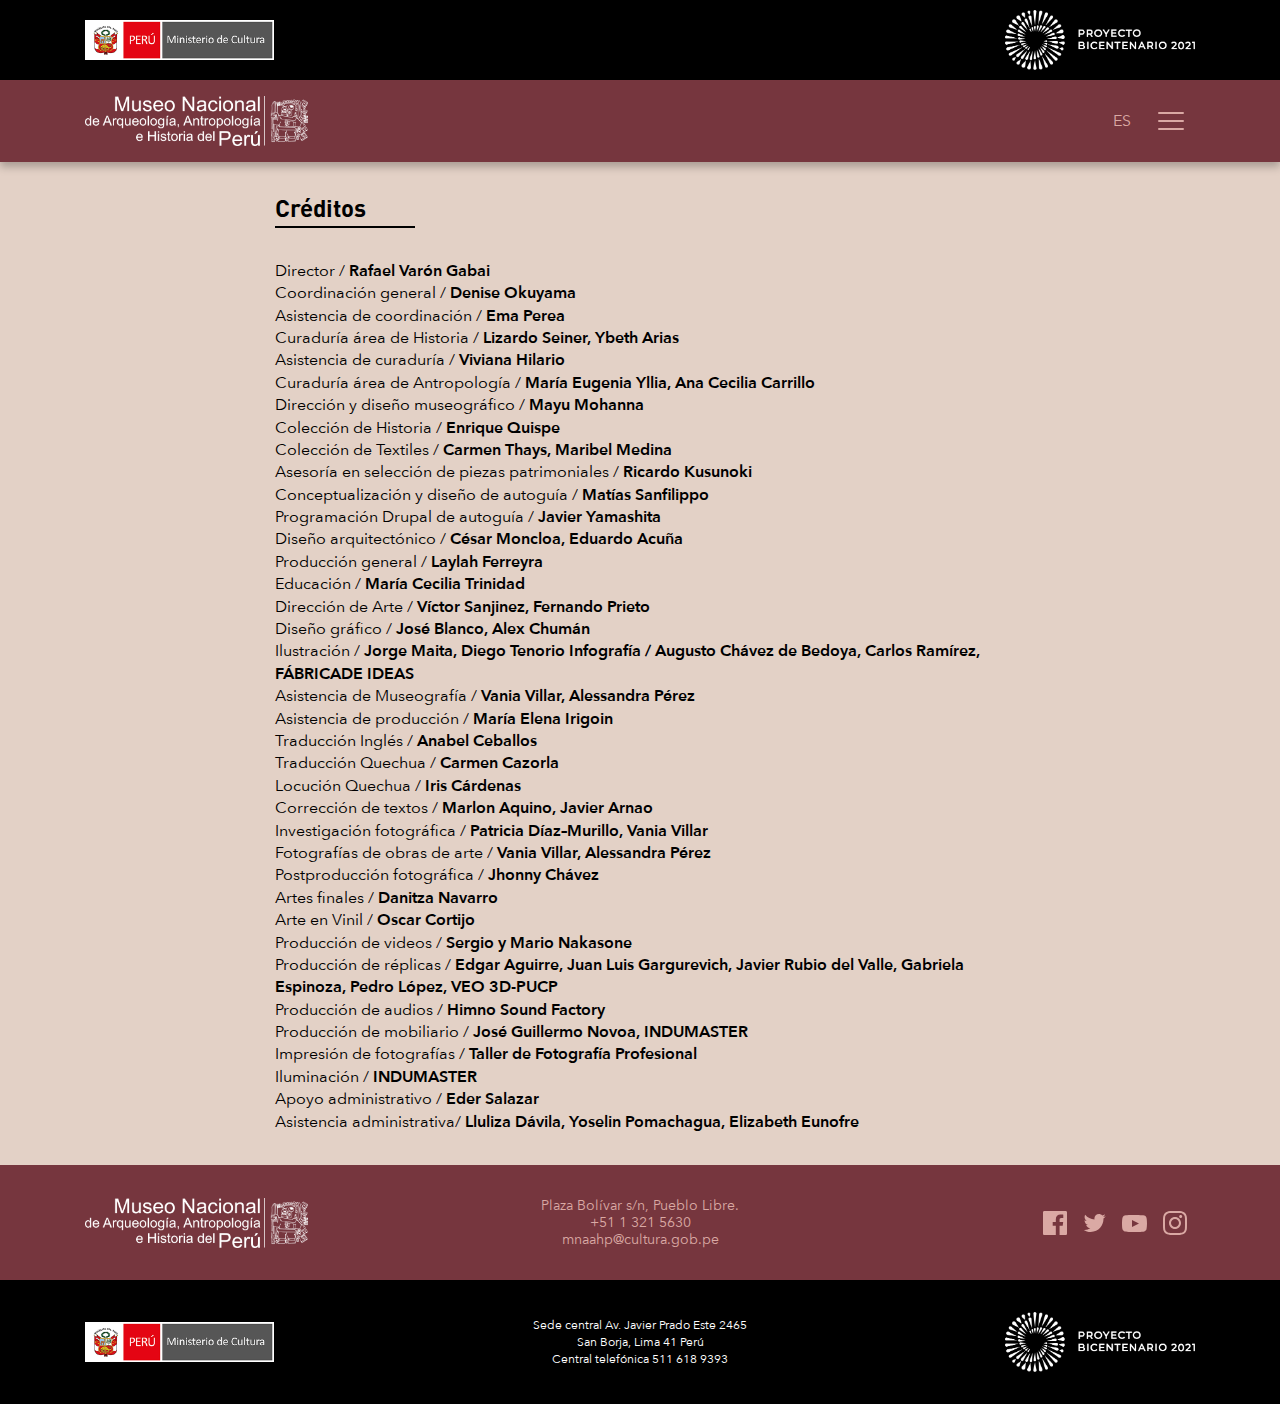
<file: creditos.html>
<!DOCTYPE html>
<html lang="es">

<!-- Mirrored from mnaahp.javieryamashita.com/creditos by HTTrack Website Copier/3.x [XR&CO'2014], Tue, 12 Sep 2023 02:21:44 GMT -->
<!-- Added by HTTrack --><meta http-equiv="content-type" content="text/html;charset=UTF-8" /><!-- /Added by HTTrack -->
<head>
<meta charset="utf-8" />
<meta name="viewport" content="width=device-width, initial-scale=1.0" />
<link rel="shortcut icon" type="image/vnd.microsoft.icon" href="images/favicon.ico" />
<title>Créditos - La Quinta de los Libertadores</title>
<link rel="stylesheet" href="css/bootstrap.min.css">
<link rel="stylesheet" media="all" href="mincul/style5d19.css?qv4u6d" />
<link rel="stylesheet" media="all" href="mincul/custom5d19.css?qv4u6d" />
<link rel="stylesheet" media="all" href="mincul/ekko-lightbox.css">
<link rel="stylesheet" type="text/css" href="css/style.css">

<script src="js/jquery.min45e0.js?v=3.6.0"></script>
</head>

<body>
<a href="#main-content" class="visually-hidden focusable">Pasar al contenido principal</a>

<header role="banner">
	<div class="cabecera_estandar">
		<div class="container">
			<div>
				<div>
					<div id="block-block-content-3f63eca6-b75d-4a91-a6da-0ec366b4cb21"></div>
					<div class="semilla-header-topbar" id="block-block-content-3d1d4f91-d0bc-4b22-908a-1d17c167b7f8">
						<div class="field field--name-body field--type-text-with-summary field--label-hidden clearfix">
							<ul class="links field__items">
								<li><a href="http://www.gob.pe/cultura" target="_blank"><img alt="Ministerio de Cultura" class="logo-cultura" data-entity-type="file" data-entity-uuid="1b2fa1d5-bd96-4125-8c92-6acbb0dbb418" src="images/logo-cultura.png" width="200" height="42" loading="lazy" /></a> <a href="https://bicentenario.gob.pe/" target="_blank"><img alt="Bicentenario Perú 2021" class="logo-bicentenario" data-entity-type="file" data-entity-uuid="0abd4e55-efff-4776-82b9-6f62fe1dfc0a" src="images/logo-bicentenario.png" width="800" height="309" loading="lazy" /></a></li>
							</ul>
						</div>
					</div>
				</div>
			</div>
		</div>
	</div>
</header>

<div class="cabecera">
	<div class="container">
		<div class="row">
			<div class="col-12 col-md-5 header_first">
				<div>
					<div class="semilla-header-left" id="block-block-content-1e4b0d69-fa01-4d1b-832b-821897b4129f">
						<div class="field field--name-body field--type-text-with-summary field--label-hidden clearfix">
							<ul class="links field__items">
								<li>
									<p><a href="index.html"><img alt="Museo Nacional de Arqueología, Antropología e Historia del Perú" class="logo-mnaahp" data-entity-type="file" data-entity-uuid="70216c40-ec99-48a8-9696-06555ce43135" src="images/logo-mnaahp.png" width="800" height="206" loading="lazy" /></a></p>
								</li>
							</ul>
						</div>
					</div>
				</div>
			</div>
			<div class="col-12 col-md-7 header_second">
				<div class="d-flex h-100 align-items-center justify-content-end">
					<div class="semilla-header-right" id="block-block-content-365b94d7-a562-41e8-86c9-d2fda7eaaee5">
						<div class="field field--name-body field--type-text-with-summary field--label-hidden clearfix">
							<ul class="links field__items">
								<li>
									<div class="d-flex align-items-center justify-content-end">
										<div class="idiomas mr-3">ES</div>
										<div class="navbar-light">
											<button class="navbar-toggler" type="button" data-toggle="collapse" data-target="#navbarsExample10" aria-controls="navbarsExample10" aria-expanded="false" aria-label="Toggle navigation">
												<span class="navbar-toggler-icon"></span>
											</button>
										</div>
									</div>
								</li>
							</ul>
						</div>
					</div>
				</div>
			</div>
		</div>
	</div>
<nav class="js-scroll-navbar navbar navbar-light bg-light">
	<div class="collapse navbar-collapse justify-content-md-center" id="navbarsExample10">
		<div>
			<nav role="navigation" aria-labelledby="block-system-menu-block-main-menu" id="block-system-menu-block-main">
				<h2 class="visually-hidden" id="block-system-menu-block-main-menu">Navegación principal</h2>
				<ul class="navbar-nav">
					<!--li class="nav-item"><a class="nav-link" href="/salaindependencia/es/">Inicio</a></li-->
					<li class="nav-item"><a class="nav-link" href="index.html">Inicio</a></li>
					<li class="nav-item"><a class="nav-link" href="area-1.html">Sala Independencia</a></li>
					<li class="nav-item"><a class="nav-link" href="huerta.html">La Huerta</a></li>
					<li class="nav-item"><a class="nav-link" href="recursos-docentes.html">Recursos para docentes</a></li>
					<li class="nav-item"><a class="nav-link" href="creditos.html">Créditos</a></li>
				</ul>
				<ul class="social d-flex align-items-center justify-content-center mb-0 pb-5">
					<li><a href="https://www.facebook.com/MNAAHP" target="_blank" title="Facebook"><img src="images/icono-facebook.svg" alt="Facebook"></a></li>
					<li><a href="http://www.twitter.com/mnaahp_oficial" target="_blank" title="Twitter"><img src="images/icono-twitter.svg" alt="Twitter"></a></li>
					<li><a href="https://www.youtube.com/mnaahp" target="_blank" title="Youtube"><img src="images/icono-youtube.svg" alt="Youtube"></a></li>
					<li><a href="https://www.instagram.com/museonacional_pueblolibre" target="_blank" title="Instagram"><img src="images/icono-instagram.svg" alt="Instagram"></a></li>
				</ul>
			</nav>
		</div>
	</div>
</nav>
</div>

<div class="js-scroll-auxiliar"></div>


<main role="main">
	<div class="container content-page recursos-docentes">
		<div class="dialog-off-canvas-main-canvas" data-off-canvas-main-canvas="">
			<div></div>
		</div>
		<div>

			<div class="views-element-container" id="">
				<div>
					<div class="view">
						<div class="view-content row">
							<div class="views-row">
								<div class="views-field views-field-nothing">
									<span class="field-content">

										<section class="bg-rosado text-negro">
											<div class="container">
												<div class="row">
													<div class="col-md-10 col-lg-8 mx-auto contenido">
														<h3 class="underline">Créditos</h3>
														<ul class="creditos">
															<li>Director / <strong>Rafael Varón Gabai</strong></li>
															<li>Coordinación general / <strong>Denise Okuyama</strong></li>
															<li>Asistencia de coordinación / <strong>Ema Perea</strong></li>
															<li>Curaduría área de Historia / <strong>Lizardo Seiner, Ybeth Arias</strong></li>
															<li>Asistencia de curaduría / <strong>Viviana Hilario</strong></li>
															<li>Curaduría área de Antropología / <strong>María Eugenia Yllia, Ana Cecilia Carrillo</strong></li>
															<li>Dirección y diseño museográfico / <strong>Mayu Mohanna</strong></li>
															<li>Colección de Historia / <strong>Enrique Quispe</strong></li>
															<li>Colección de Textiles / <strong>Carmen Thays, Maribel Medina</strong></li>
															<li>Asesoría en selección de piezas patrimoniales / <strong>Ricardo Kusunoki</strong></li>
															<li>Conceptualización y diseño de autoguía / <strong>Matías Sanfilippo</strong></li>
															<li>Programación Drupal de autoguía / <strong>Javier Yamashita</strong></li>
															<li>Diseño arquitectónico / <strong>César Moncloa, Eduardo Acuña</strong></li>
															<li>Producción general / <strong>Laylah Ferreyra</strong></li>
															<li>Educación / <strong>María Cecilia Trinidad</strong></li>
															<li>Dirección de Arte / <strong>Víctor Sanjinez, Fernando Prieto</strong></li>
															<li>Diseño gráfico / <strong>José Blanco, Alex Chumán</strong></li>
															<li>Ilustración / <strong>Jorge Maita, Diego Tenorio Infografía / Augusto Chávez de Bedoya, Carlos Ramírez, FÁBRICADE IDEAS</strong></li>
															<li>Asistencia de Museografía / <strong>Vania Villar, Alessandra Pérez</strong></li>
															<li>Asistencia de producción / <strong>María Elena Irigoin</strong></li>
															<li>Traducción Inglés / <strong>Anabel Ceballos</strong></li>
															<li>Traducción Quechua / <strong>Carmen Cazorla</strong></li>
															<li>Locución Quechua / <strong>Iris Cárdenas</strong></li>
															<li>Corrección de textos / <strong>Marlon Aquino, Javier Arnao</strong></li>
															<li>Investigación fotográfica / <strong>Patricia Díaz–Murillo, Vania Villar</strong></li>
															<li>Fotografías de obras de arte / <strong>Vania Villar, Alessandra Pérez</strong></li>
															<li>Postproducción fotográfica / <strong>Jhonny Chávez</strong></li>
															<li>Artes finales / <strong>Danitza Navarro</strong></li>
															<li>Arte en Vinil / <strong>Oscar Cortijo</strong></li>
															<li>Producción de videos / <strong>Sergio y Mario Nakasone</strong></li>
															<li>Producción de réplicas / <strong>Edgar Aguirre, Juan Luis Gargurevich, Javier Rubio del Valle, Gabriela Espinoza, Pedro López, VEO 3D-PUCP</strong></li>
															<li>Producción de audios / <strong>Himno Sound Factory</strong></li>
															<li>Producción de mobiliario / <strong>José Guillermo Novoa, INDUMASTER</strong></li>
															<li>Impresión de fotografías / <strong>Taller de Fotografía Profesional</strong></li>
															<li>Iluminación / <strong>INDUMASTER</strong></li>
															<li>Apoyo administrativo / <strong>Eder Salazar</strong></li>
															<li>Asistencia administrativa/ <strong>Lluliza Dávila, Yoselin Pomachagua, Elizabeth Eunofre</strong></li>
														</ul>
													</div>
												</div>
											</div>
										</section>

									</span>
								</div>
							</div>
						</div>
					</div>
				</div>
			</div>

		</div>
	</div>
</main>

<footer>
	<div class="footer_first bg-guinda-oscuro-2 text-rosado-oscuro">
		<div class="container">
			<div>
				<div class="semilla-footer-top" id="block-block-content-92f2b4f8-8d6a-4fa3-8b3f-25dbc31a911d">
					<div class="field field--name-body field--type-text-with-summary field--label-hidden clearfix">
						<ul class="links field__items">
							<li>
								<div class="row align-items-center text-center text-sm-left">
									<div class="col-md-4 text-center text-md-left mb-2 mb-md-0">
										<a href="#" target="_blank"><img alt="Museo Nacional de Arqueología, Antropología e Historia del Perú" class="logo-mnaahp" src="images/logo-mnaahp.png" /></a>
									</div>
									<div class="col-md-8 text-center">
										<div class="row align-items-center">
											<div class="col-md-6 mb-4 mb-md-0">
												<p class="h6 footer_titulo d-block d-md-none">Contacto</p>
												<p class="mb-0">Plaza Bolívar s/n, Pueblo Libre. <br>+51 1 321 5630 <br>mnaahp@cultura.gob.pe</p>
											</div>
											<div class="col-md-6">
												<ul class="social d-flex align-items-center justify-content-center justify-content-md-end">
													<li><a href="https://www.facebook.com/MNAAHP" target="_blank" title="Facebook"><img src="images/icono-facebook.svg" alt="Facebook"></a></li>
													<li><a href="http://www.twitter.com/mnaahp_oficial" target="_blank" title="Twitter"><img src="images/icono-twitter.svg" alt="Twitter"></a></li>
													<li><a href="https://www.youtube.com/mnaahp" target="_blank" title="Youtube"><img src="images/icono-youtube.svg" alt="Youtube"></a></li>
													<li><a href="https://www.instagram.com/museonacional_pueblolibre" target="_blank" title="Instagram"><img src="images/icono-instagram.svg" alt="Instagram"></a></li>
													<!--li><a href="" target="_blank" title="Whatsapp"><img src="images/icono-whatsapp.svg" alt="Whatsapp"></a></li-->
												</ul>
											</div>
										</div>
									</div>
								</div>
							</li>
						</ul>
					</div>
				</div>
			</div>
		</div>
	</div>
	<div class="footer_second">
		<div class="container">
			<div>
				<div class="semilla-footer-bottom" id="block-block-content-5abf90c3-7500-4ee4-9262-8924e8272fb8">
					<div class="field field--name-body field--type-text-with-summary field--label-hidden clearfix">
						<ul class="links field__items">
							<li>
								<div class="row align-items-center">
									<div class="col-lg-6 order-lg-2 text-center">
										<p class="mb-3 mb-lg-0">Sede central Av. Javier Prado Este 2465<br />San Borja, Lima 41 Perú<br />Central telefónica 511 618 9393</p>
									</div>
									<div class="col-6 col-lg-3 order-lg-1 text-right text-lg-left">
										<a href="http://www.gob.pe/cultura" target="_blank"><img alt="Ministerio de Cultura" class="logo-cultura" data-entity-type="file" data-entity-uuid="1b2fa1d5-bd96-4125-8c92-6acbb0dbb418" src="images/logo-cultura.png" width="200" height="42" loading="lazy" /></a>
									</div>
									<div class="col-6 col-lg-3 order-lg-3 text-xl-right">
										<a href="https://bicentenario.gob.pe/" target="_blank"><img alt="Bicentenario Perú 2021" class="logo-bicentenario" data-entity-type="file" data-entity-uuid="0abd4e55-efff-4776-82b9-6f62fe1dfc0a" src="images/logo-bicentenario.png" width="800" height="309" loading="lazy" /></a>
									</div>
								</div>
							</li>
						</ul>
					</div>
				</div>
			</div>
		</div>
	</div>
</footer>  

<script src="js/bootstrap.min.js"></script>
<script src="mincul/ekko-lightbox.min.js"></script>
<script src="js/script.js"></script>

</body>

<!-- Mirrored from mnaahp.javieryamashita.com/creditos by HTTrack Website Copier/3.x [XR&CO'2014], Tue, 12 Sep 2023 02:21:44 GMT -->
</html>
</file>
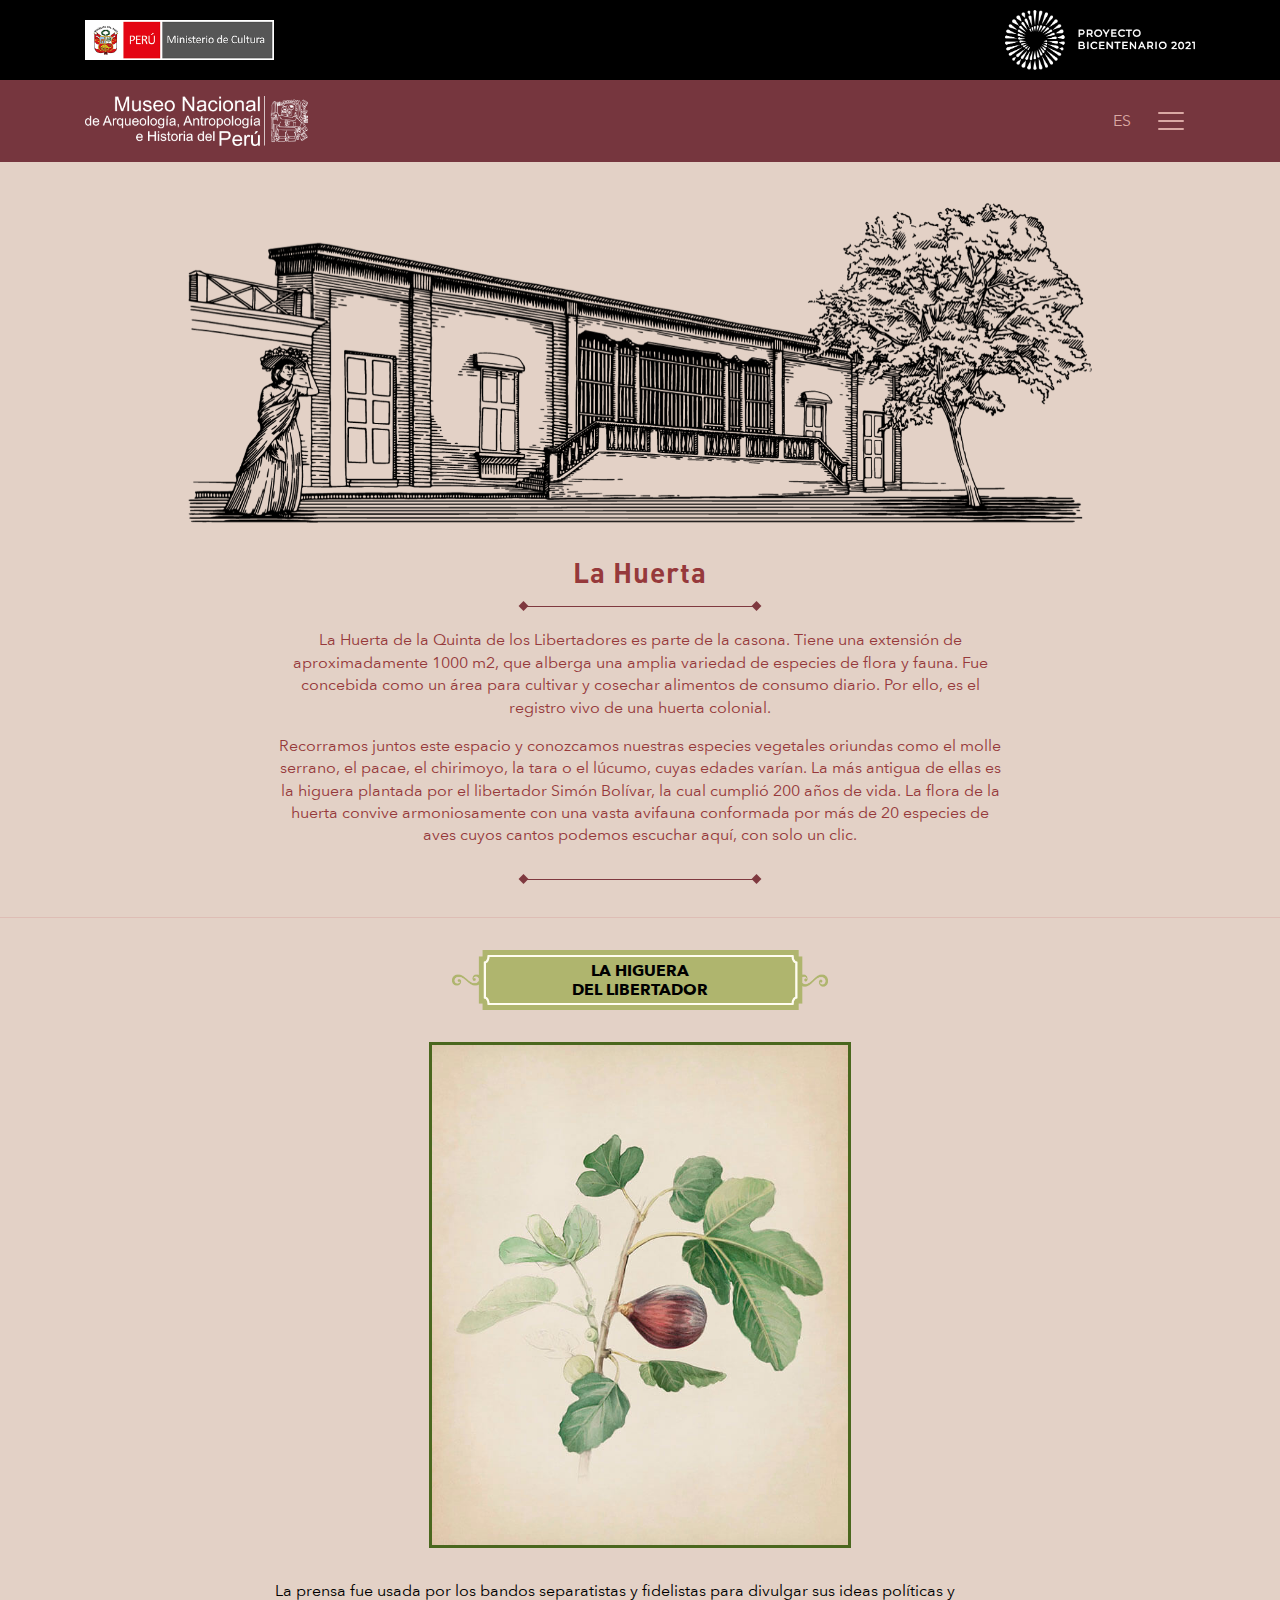
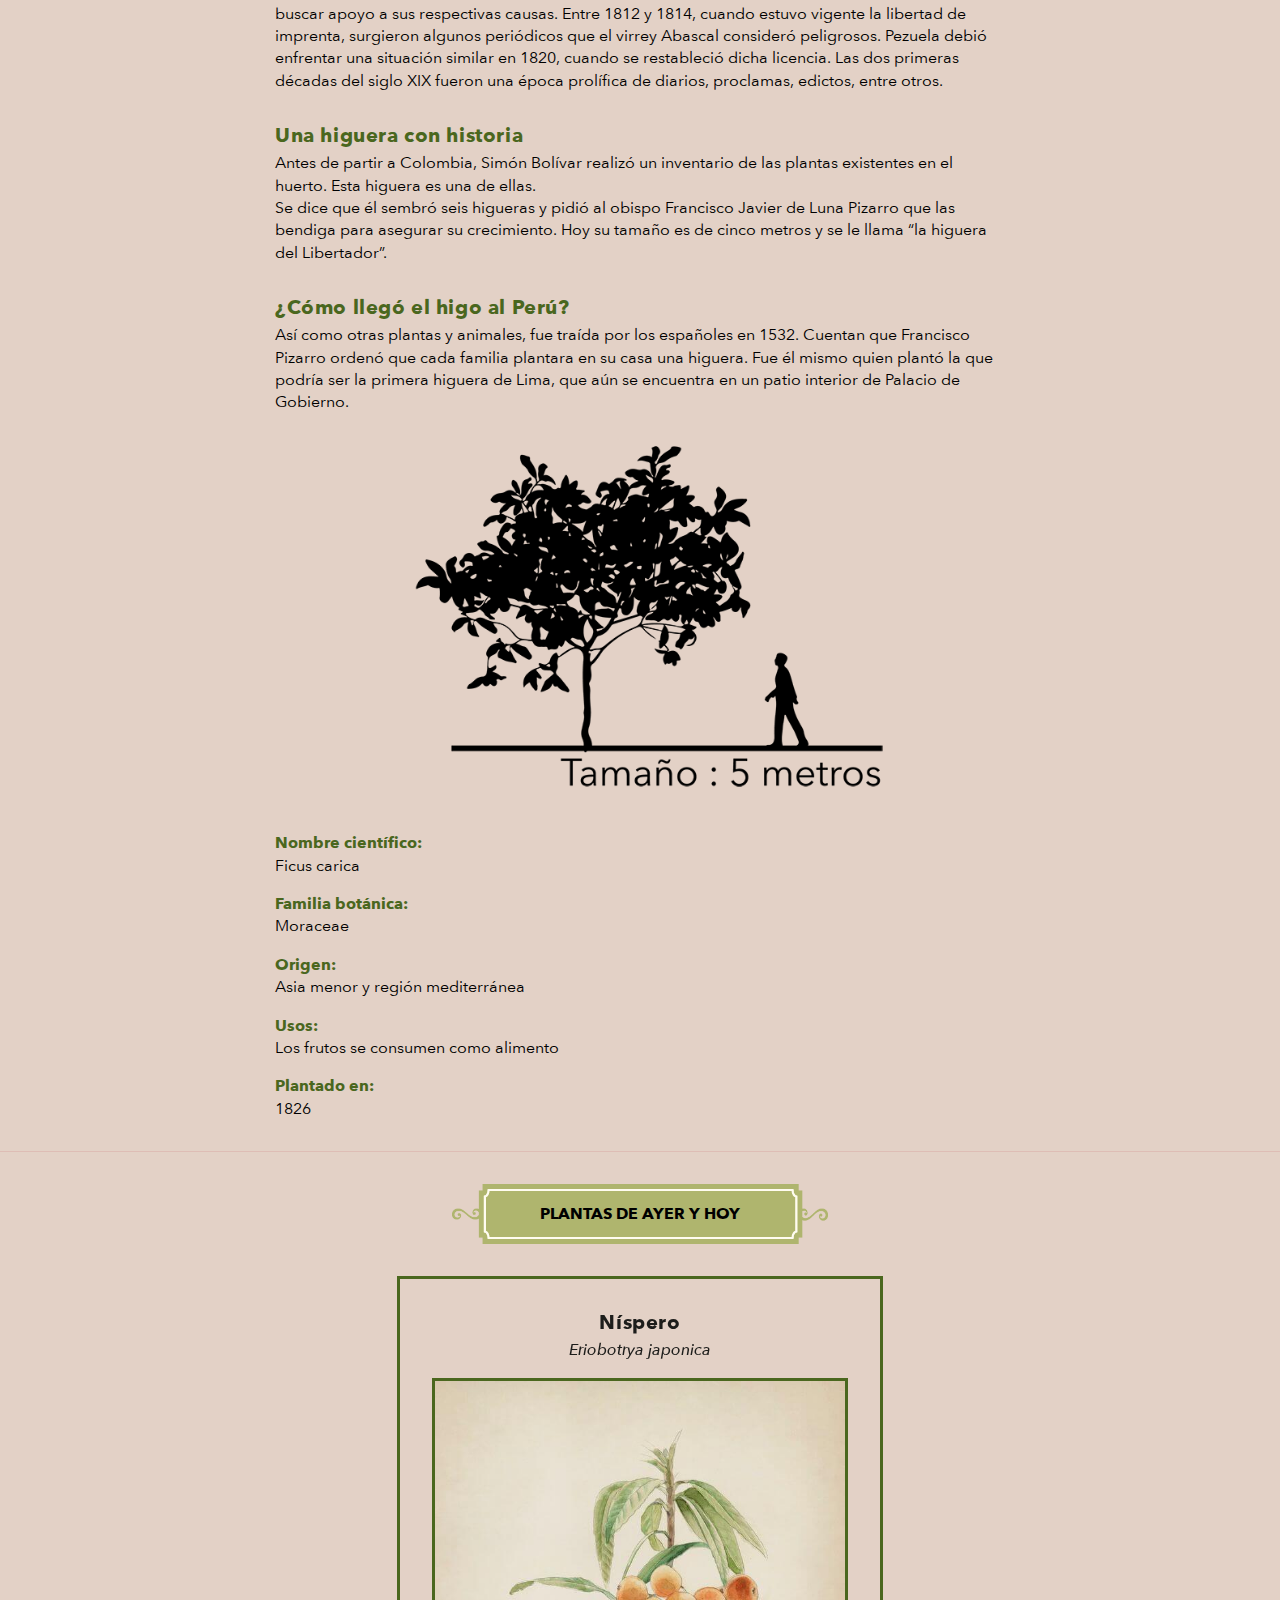
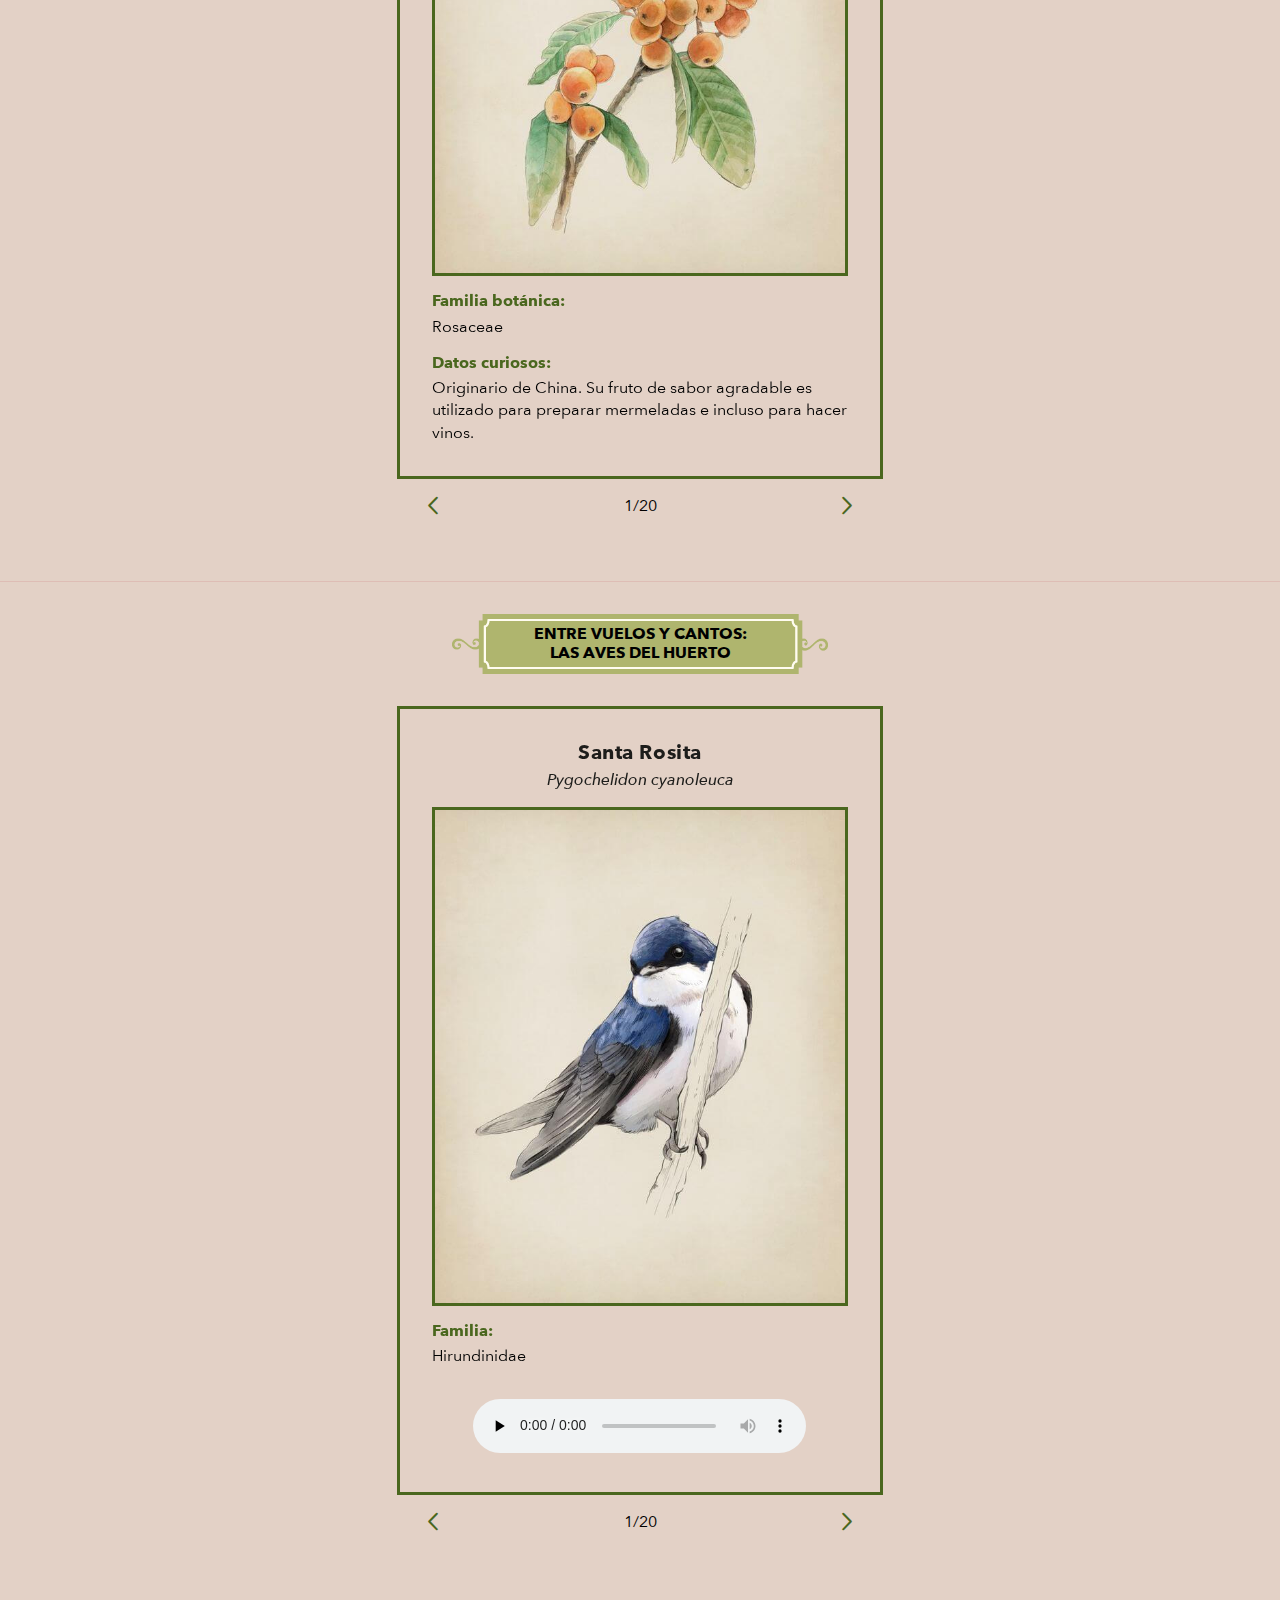
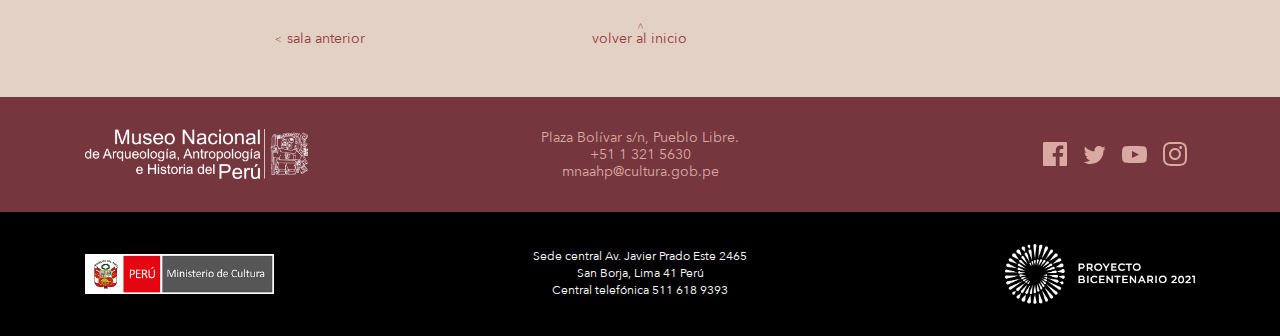
<file: huerta.html>
<!DOCTYPE html>
<html lang="es">

<!-- Mirrored from mnaahp.javieryamashita.com/huerta by HTTrack Website Copier/3.x [XR&CO'2014], Tue, 12 Sep 2023 02:21:28 GMT -->
<!-- Added by HTTrack --><meta http-equiv="content-type" content="text/html;charset=UTF-8" /><!-- /Added by HTTrack -->
<head>
<meta charset="utf-8" />
<meta name="viewport" content="width=device-width, initial-scale=1.0" />
<link rel="shortcut icon" type="image/vnd.microsoft.icon" href="images/favicon.ico" />
<title>La Huerta - La Quinta de los Libertadores</title>
<link rel="stylesheet" href="css/bootstrap.min.css">
<link rel="stylesheet" media="all" href="mincul/style5d19.css?qv4u6d" />
<link rel="stylesheet" media="all" href="mincul/custom5d19.css?qv4u6d" />
<link rel="stylesheet" media="all" href="mincul/ekko-lightbox.css">
<link rel="stylesheet" type="text/css" href="css/style.css">

<script src="js/jquery.min45e0.js?v=3.6.0"></script>
</head>

<body>
<a href="#main-content" class="visually-hidden focusable">Pasar al contenido principal</a>

<header role="banner">
	<div class="cabecera_estandar">
		<div class="container">
			<div>
				<div>
					<div id="block-block-content-3f63eca6-b75d-4a91-a6da-0ec366b4cb21"></div>
					<div class="semilla-header-topbar" id="block-block-content-3d1d4f91-d0bc-4b22-908a-1d17c167b7f8">
						<div class="field field--name-body field--type-text-with-summary field--label-hidden clearfix">
							<ul class="links field__items">
								<li><a href="http://www.gob.pe/cultura" target="_blank"><img alt="Ministerio de Cultura" class="logo-cultura" data-entity-type="file" data-entity-uuid="1b2fa1d5-bd96-4125-8c92-6acbb0dbb418" src="images/logo-cultura.png" width="200" height="42" loading="lazy" /></a> <a href="https://bicentenario.gob.pe/" target="_blank"><img alt="Bicentenario Perú 2021" class="logo-bicentenario" data-entity-type="file" data-entity-uuid="0abd4e55-efff-4776-82b9-6f62fe1dfc0a" src="images/logo-bicentenario.png" width="800" height="309" loading="lazy" /></a></li>
							</ul>
						</div>
					</div>
				</div>
			</div>
		</div>
	</div>
</header>

<div class="cabecera">
	<div class="container">
		<div class="row">
			<div class="col-12 col-md-5 header_first">
				<div>
					<div class="semilla-header-left" id="block-block-content-1e4b0d69-fa01-4d1b-832b-821897b4129f">
						<div class="field field--name-body field--type-text-with-summary field--label-hidden clearfix">
							<ul class="links field__items">
								<li>
									<p><a href="index.html"><img alt="Museo Nacional de Arqueología, Antropología e Historia del Perú" class="logo-mnaahp" data-entity-type="file" data-entity-uuid="70216c40-ec99-48a8-9696-06555ce43135" src="images/logo-mnaahp.png" width="800" height="206" loading="lazy" /></a></p>
								</li>
							</ul>
						</div>
					</div>
				</div>
			</div>
			<div class="col-12 col-md-7 header_second">
				<div class="d-flex h-100 align-items-center justify-content-end">
					<div class="semilla-header-right" id="block-block-content-365b94d7-a562-41e8-86c9-d2fda7eaaee5">
						<div class="field field--name-body field--type-text-with-summary field--label-hidden clearfix">
							<ul class="links field__items">
								<li>
									<div class="d-flex align-items-center justify-content-end">
										<div class="idiomas mr-3">ES</div>
										<div class="navbar-light">
											<button class="navbar-toggler" type="button" data-toggle="collapse" data-target="#navbarsExample10" aria-controls="navbarsExample10" aria-expanded="false" aria-label="Toggle navigation">
												<span class="navbar-toggler-icon"></span>
											</button>
										</div>
									</div>
								</li>
							</ul>
						</div>
					</div>
				</div>
			</div>
		</div>
	</div>
<nav class="js-scroll-navbar navbar navbar-light bg-light">
	<div class="collapse navbar-collapse justify-content-md-center" id="navbarsExample10">
		<div>
			<nav role="navigation" aria-labelledby="block-system-menu-block-main-menu" id="block-system-menu-block-main">
				<h2 class="visually-hidden" id="block-system-menu-block-main-menu">Navegación principal</h2>
				<ul class="navbar-nav">
					<!--li class="nav-item"><a class="nav-link" href="/salaindependencia/es/">Inicio</a></li-->
					<li class="nav-item"><a class="nav-link" href="index.html">Inicio</a></li>
					<li class="nav-item"><a class="nav-link" href="area-1.html">Sala Independencia</a></li>
					<li class="nav-item"><a class="nav-link" href="huerta.html">La Huerta</a></li>
					<li class="nav-item"><a class="nav-link" href="recursos-docentes.html">Recursos para docentes</a></li>
					<li class="nav-item"><a class="nav-link" href="creditos.html">Créditos</a></li>
				</ul>
				<ul class="social d-flex align-items-center justify-content-center mb-0 pb-5">
					<li><a href="https://www.facebook.com/MNAAHP" target="_blank" title="Facebook"><img src="images/icono-facebook.svg" alt="Facebook"></a></li>
					<li><a href="http://www.twitter.com/mnaahp_oficial" target="_blank" title="Twitter"><img src="images/icono-twitter.svg" alt="Twitter"></a></li>
					<li><a href="https://www.youtube.com/mnaahp" target="_blank" title="Youtube"><img src="images/icono-youtube.svg" alt="Youtube"></a></li>
					<li><a href="https://www.instagram.com/museonacional_pueblolibre" target="_blank" title="Instagram"><img src="images/icono-instagram.svg" alt="Instagram"></a></li>
				</ul>
			</nav>
		</div>
	</div>
</nav>
</div>

<div class="js-scroll-auxiliar"></div>


<main role="main">
	<div class="container content-page huerta">
		<div class="dialog-off-canvas-main-canvas" data-off-canvas-main-canvas="">
			<div></div>
		</div>
		<div>
			<div class="views-element-container" id="">
				<div>
					<div class="view">
						<div class="view-content row">
							<div class="views-row">
								<div class="views-field views-field-nothing">
									<span class="field-content">

										<section id="bienvenida" class="bg-rosado border-bottom text-guinda">
											<div class="container">
												<div class="row">
													<div class="col-md-11 col-lg-10 mx-auto mb-4">
														<img src="uploads/bienvenida-sala-independencia.png">
													</div>
												</div>
												<div class="row">
													<div class="col-md-10 col-lg-8 mx-auto text-center">
														<h2 class="mb-0">La Huerta</h2>
														<hr>
														<p>La Huerta de la Quinta de los Libertadores es parte de la casona. Tiene una extensión de aproximadamente 1000 m2, que alberga una amplia variedad de especies de flora y fauna. Fue concebida como un área para cultivar y cosechar alimentos de consumo diario. Por ello, es el registro vivo de una huerta colonial.</p>
														<p>Recorramos juntos este espacio y conozcamos nuestras especies vegetales oriundas como el molle serrano, el pacae, el chirimoyo, la tara o el lúcumo, cuyas edades varían. La más antigua de ellas es la higuera plantada por el libertador Simón Bolívar, la cual cumplió 200 años de vida. La flora de la huerta convive armoniosamente con una vasta avifauna conformada por más de 20 especies de aves cuyos cantos podemos escuchar aquí, con solo un clic.</p>
														<hr>
													</div>
												</div>
											</div>
										</section>

									</span>
								</div>
							</div>
						</div>
					</div>
				</div>
			</div>

			<div class="views-element-container" id="">
				<div>
					<div class="view">
						<div class="view-content row">
							<div class="views-row">
								<div class="views-field views-field-nothing">
									<span class="field-content">

										<section class="bg-rosado border-bottom text-negro" id="huerta-2">
											<div class="container">
												<div class="row">
													<div class="col-md-10 col-lg-8 mx-auto contenido">
														<h3><span>La Higuera <br>del Libertador</span></h3>
														<figure class="border">
															<img src="uploads/huerta/higuera.jpg" alt='Higuera del Libertador'>
														</figure>
														<p>La prensa fue usada por los bandos separatistas y fidelistas para divulgar sus ideas políticas y buscar apoyo a sus respectivas causas. Entre 1812 y 1814, cuando estuvo vigente la libertad de imprenta, surgieron algunos periódicos que el virrey Abascal consideró peligrosos. Pezuela debió enfrentar una situación similar en 1820, cuando se restableció dicha licencia. Las dos primeras décadas del siglo XIX fueron una época prolífica de diarios, proclamas, edictos, entre otros.</p>
														<h4 class="h5">Una higuera con historia</h4>
														<p>Antes de partir a Colombia, Simón Bolívar realizó un inventario de las plantas existentes en el huerto. Esta higuera es una de ellas. <br>Se dice que él sembró seis higueras y pidió al obispo Francisco Javier de Luna Pizarro que las bendiga para asegurar su crecimiento. Hoy su tamaño es de cinco metros y se le llama “la higuera del Libertador”.</p>
														<h4 class="h5">¿Cómo llegó el higo al Perú?</h4>
														<p>Así como otras plantas y animales, fue traída por los españoles en 1532. Cuentan que Francisco Pizarro ordenó que cada familia plantara en su casa una higuera. Fue él mismo quien plantó la que podría ser la primera higuera de Lima, que aún se encuentra en un patio interior de Palacio de Gobierno.</p>
														<figure>
															<img src="uploads/huerta/higuera.png" class="w-100" alt="Higuera">
														</figure>
														<ul class="higuera">
															<li><strong>Nombre científico:</strong> <br>Ficus carica</li>
															<li><strong>Familia botánica:</strong> <br>Moraceae</li>
															<li><strong>Origen:</strong> <br>Asia menor y región mediterránea</li>
															<li><strong>Usos:</strong> <br>Los frutos se consumen como alimento</li>
															<li><strong>Plantado en:</strong> <br>1826</li>
														</ul>
													</div>
												</div>
											</div>
										</section>

									</span>
								</div>
							</div>
						</div>
					</div>
				</div>
			</div>


			<div class="views-element-container" id="">
				<div>
					<div class="view">
						<div class="view-content row">
							<div class="views-row">
								<div class="views-field views-field-nothing">
									<span class="field-content">

										<section class="bg-rosado border-bottom text-negro" id="huerta-3">
											<div class="container">
												<div class="row">
													<div class="col-md-10 col-lg-8 mx-auto contenido">
														<h3><span>Plantas de ayer y hoy</span></h3>
														<div id="plantas-carousel" class="carousel slide" data-interval="5000" data-touch="true" data-ride="carousel">
															<div class="carousel-inner">
																<div class="carousel-item active">
																	<div class="inner">
																		<h4>Níspero</h4>
																		<p>Eriobotrya japonica</p>
																		<img src="uploads/huerta/plantas/nispero.jpg" class="d-block w-100" alt="Níspero">
																		<div class="carousel-caption">
																			<h5>Familia botánica:</h4>
																		<p>Rosaceae</p>
																			<h5>Datos curiosos:</h4>
																		<p>Originario de China. Su fruto de sabor agradable es utilizado para preparar mermeladas e incluso para hacer vinos.</p>
																		</div>
																	</div>
																</div>
																<div class="carousel-item">
																	<div class="inner">
																		<h4>Nogal</h4>
																		<p>Juglans neotropica</p>
																		<img src="uploads/huerta/plantas/nogal.jpg" class="d-block w-100" alt="Nogal">
																		<div class="carousel-caption">
																			<h5>Familia botánica:</h5>
																			<p>Junglandaceae</p>
																			<h5>Datos curiosos:</h5>
																			<p>Originario de América del Sur: Colombia, Ecuador, Venezuela y Perú. Su fruto es una nuez comestible. Las hojas, corteza y raíces son utilizadas para elaborar tintes naturales.</p>
																		</div>
																	</div>
																</div>
																<div class="carousel-item">
																	<div class="inner">
																		<h4>Araucaria</h4>
																		<p>Araucaria excelsa</p>
																		<img src="uploads/huerta/plantas/araucaria.jpg" class="d-block w-100" alt="Araucaria">
																		<div class="carousel-caption">
																			<h5>Familia botánica:</h5>
																			<p>Araucariaceae</p>
																			<h5>Datos curiosos:</h5>
																			<p>Procedente de Australia. También se le llama “pino de Navidad”, debido a que los árboles pequeños se decoran en esta fecha.</p>
																		</div>
																	</div>
																</div>
																<div class="carousel-item">
																	<div class="inner">
																		<h4>Vid</h4>
																		<p>Vitis vinifera</p>
																		<img src="uploads/huerta/plantas/vid.jpg" class="d-block w-100" alt="Vid">
																		<div class="carousel-caption">
																			<h5>Familia botánica:</h5>
																			<p>Vitaceae</p>
																			<h5>Datos curiosos:</h5>
																			<p>Originaria del suroeste de Asia, centro y suroeste de Europa. Fue traída por los españoles. Su fruto se utilizaba para preparar una bebida alcohólica que hoy en día conocemos como pisco.</p>
																		</div>
																	</div>
																</div>
																<div class="carousel-item">
																	<div class="inner">
																		<h4>Magnolia</h4>
																		<p>Magnolia grandiflora L.</p>
																		<img src="uploads/huerta/plantas/magnolia.jpg" class="d-block w-100" alt="">
																		<div class="carousel-caption">
																			<h5>Familia botánica:</h5>
																			<p>Magnoliacea</p>
																			<h5>Datos curiosos:</h5>
																		<p>Originaria del sureste de Estados Unidos. Su flor es considerada una de las primeras en aparecer sobre el planeta hace millones de años.</p>
																		</div>
																	</div>
																</div>
																<div class="carousel-item">
																	<div class="inner">
																		<h4>Tara</h4>
																		<p>Caesalpinia spinosa</p>
																		<img src="uploads/huerta/plantas/tara.jpg" class="d-block w-100" alt="">
																		<div class="carousel-caption">
																			<h5>Familia botánica:</h5>
																			<p>Fabaceae</p>
																			<h5>Datos curiosos:</h5>
																			<p>Nativa del Perú. Las antiguas culturas peruanas utilizaron las partes de esta planta para elaborar los tintes de sus tejidos.</p>
																		</div>
																	</div>
																</div>
																<div class="carousel-item">
																	<div class="inner">
																		<h4>Jazmín</h4>
																		<p>Jasminum officinale</p>
																		<img src="uploads/huerta/plantas/jazmin.jpg" class="d-block w-100" alt="">
																		<div class="carousel-caption">
																			<h5>Familia botánica:</h5>
																			<p>Olaceae</p>
																			<h5>Datos curiosos:</h5>
																			<p>Originario de Asia central (lugar no determinado). El té de sus flores es muy consumido en China, pues favorece la digestión y mejora el estado de ánimo.</p>
																		</div>
																	</div>
																</div>
																<div class="carousel-item">
																	<div class="inner">
																		<h4>Lúcumo</h4>
																		<p>Pouteria lucuma</p>
																		<img src="uploads/huerta/plantas/lucumo.jpg" class="d-block w-100" alt="">
																		<div class="carousel-caption">
																			<h5>Familia botánica:</h5>
																			<p>Sapotaceae</p>
																			<h5>Datos curiosos:</h5>
																			<p>Es un árbol originario de los valles andinos del Perú. Su fruto fue parte de la dieta de culturas preincas. En la cultura inca su fruto representaba la fertilidad.</p>
																		</div>
																	</div>
																</div>
																<div class="carousel-item">
																	<div class="inner">
																		<h4>Pino</h4>
																		<p>Pinus pinea</p>
																		<img src="uploads/huerta/plantas/pino.jpg" class="d-block w-100" alt="">
																		<div class="carousel-caption">
																			<h5>Familia botánica:</h5>
																			<p>Pinaceae</p>
																			<h5>Datos curiosos:</h5>
																			<p>Proviene del Circunmediterráneo. Su fruto, el piñón, es considerado un fruto seco de alta calidad y es utilizado en la gastronomía de países como España, Turquía e Italia.</p>
																		</div>
																	</div>
																</div>
																<div class="carousel-item">
																	<div class="inner">
																		<h4>Romero</h4>
																		<p>Rosmarinus officinalis</p>
																		<img src="uploads/huerta/plantas/romero.jpg" class="d-block w-100" alt="">
																		<div class="carousel-caption">
																			<h5>Familia botánica:</h5>
																			<p>Lamiaceae</p>
																			<h5>Datos curiosos:</h5>
																			<p>Originario de la región mediterránea. Hierba que fue usada por los romanos en sus baños termales y aún hoy es utilizada en saunas y como condimento.</p>
																		</div>
																	</div>
																</div>
																<div class="carousel-item">
																	<div class="inner">
																		<h4>Guayabo</h4>
																		<p>Psidium guajava</p>
																		<img src="uploads/huerta/plantas/guayabo.jpg" class="d-block w-100" alt="">
																		<div class="carousel-caption">
																			<h5>Familia botánica:</h5>
																			<p>Myrtaceae</p>
																			<h5>Datos curiosos:</h5>
																			<p>De origen incierto, se cree que es originario de América tropical (Perú y Brasil). Fruto muy consumido en el Perú antiguo. Tiene alto contenido de vitamina C.</p>
																		</div>
																	</div>
																</div>
																<div class="carousel-item">
																	<div class="inner">
																		<h4>Floripondio</h4>
																		<p>Brugmansia arborea</p>
																		<img src="uploads/huerta/plantas/floripondio.jpg" class="d-block w-100" alt="">
																		<div class="carousel-caption">
																			<h5>Familia botánica:</h5>
																			<p>Solanaceae</p>
																			<h5>Datos curiosos:</h5>
																			<p>Originario de América del sur y central (según Weberbauer es originario del norte del Perú). Es probable que sus flores hayan sido usadas en algunos rituales. Se las puede observar labradas en el cetro del Señor de Sipán.</p>
																		</div>
																	</div>
																</div>
																<div class="carousel-item">
																	<div class="inner">
																		<h4>Molle serrano</h4>
																		<p>Schinus molle</p>
																		<img src="uploads/huerta/plantas/molle-serrano.jpg" class="d-block w-100" alt="">
																		<div class="carousel-caption">
																			<h5>Familia botánica:</h5>
																			<p>Anacardiacea</p>
																			<h5>Datos curiosos:</h5>
																			<p>Originario de América Central y del Sur. Llamado también “falsa pimienta” o “pimienta del Perú”, fue utilizado por los antiguos peruanos para preparar una bebida fermentada llamada “chicha de molle”.</p>
																		</div>
																	</div>
																</div>
																<div class="carousel-item">
																	<div class="inner">
																		<h4>Durazno</h4>
																		<p>Prunus persica</p>
																		<img src="uploads/huerta/plantas/durazno.jpg" class="d-block w-100" alt="">
																		<div class="carousel-caption">
																			<h5>Familia botánica:</h5>
																			<p>Rosaceae</p>
																			<h5>Datos curiosos:</h5>
																			<p>Originario de China. Le atribuían el poder de otorgar larga vida e inmortalidad.</p>
																		</div>
																	</div>
																</div>
																<div class="carousel-item">
																	<div class="inner">
																		<h4>Cafeto</h4>
																		<p>Coffea arabica</p>
																		<img src="uploads/huerta/plantas/cafeto.jpg" class="d-block w-100" alt="">
																		<div class="carousel-caption">
																			<h5>Familia botánica:</h5>
																			<p>Rubiaceae</p>
																			<h5>Datos curiosos:</h5>
																			<p>Originario de Etiopía, África. El café empezó a cultivarse en Perú gracias a colonos europeos. Después del agua, es la bebida más consumida en el mundo.</p>
																		</div>
																	</div>
																</div>
																<div class="carousel-item">
																	<div class="inner">
																		<h4>Ciruelo de fraile</h4>
																		<p>Bunchosia armeniaca</p>
																		<img src="uploads/huerta/plantas/ciruelo-de-fraile.jpg" class="d-block w-100" alt="">
																		<div class="carousel-caption">
																			<h5>Familia botánica:</h5>
																			<p>Malpighiaceae</p>
																			<h5>Datos curiosos:</h5>
																			<p>Originario de América del Sur (Venezuela, Bolivia, Colombia, Brasil, Ecuador y Perú) <br>Se le llama también “cansabocas” porque uno juega con las pepas en la boca hasta sacarle todo el dulce.</p>
																		</div>
																	</div>
																</div>
																<div class="carousel-item">
																	<div class="inner">
																		<h4>Chirimoyo</h4>
																		<p>Annona cherimola</p>
																		<img src="uploads/huerta/plantas/chirimoyo.jpg" class="d-block w-100" alt="">
																		<div class="carousel-caption">
																			<h5>Familia botánica:</h5>
																			<p>Annonaceae</p>
																			<h5>Datos curiosos:</h5>
																			<p>Originario de América, de los valles interandinos de Bolivia, Ecuador, Colombia y Perú. Su fruto, la chirimoya, se observa en ceramios de la cultura Moche. Por su sabor delicioso, los españoles la llamaron “manjar blanco”.</p>
																		</div>
																	</div>
																</div>
																<div class="carousel-item">
																	<div class="inner">
																		<h4>Pacae</h4>
																		<p>Inga feuillei</p>
																		<img src="uploads/huerta/plantas/pacae.jpg" class="d-block w-100" alt="">
																		<div class="carousel-caption">
																			<h5>Familia botánica:</h5>
																			<p>Leguminosae</p>
																			<h5>Datos curiosos:</h5>
																			<p>Originario de los Andes del Perú y Bolivia. Sus frutos se observan en ceramios de la cultura Chimú. Se cuenta que el inca Atahualpa le obsequió a Pizarro una canasta llena de pacaes.</p>
																		</div>
																	</div>
																</div>
																<div class="carousel-item">
																	<div class="inner">
																		<h4>Suche</h4>
																		<p>Plumeria rubra</p>
																		<img src="uploads/huerta/plantas/suche.jpg" class="d-block w-100" alt="">
																		<div class="carousel-caption">
																			<h5>Familia botánica:</h5>
																			<p>Apocynaceae</p>
																			<h5>Datos curiosos:</h5>
																			<p>Originario de Mesoamérica. Se extiende de México a Ecuador, Perú y Brasil. En la época virreinal, en los días de verano, sus flores adornaban los cabellos de las jóvenes limeñas.</p>
																		</div>
																	</div>
																</div>
																<div class="carousel-item">
																	<div class="inner">
																		<h4>Plátano</h4>
																		<p>Musa sp.</p>
																		<img src="uploads/huerta/plantas/platano.jpg" class="d-block w-100" alt="">
																		<div class="carousel-caption">
																			<h5>Familia botánica:</h5>
																			<p>Musaceae</p>
																			<h5>Datos curiosos:</h5>
																			<p>Originario de la India. Su nombre puede deberse a sus hojas planas y largas. Los españoles lo llevaron a México y posteriormente llegó a Brasil, donde lo llamaron “banana”.</p>
																		</div>
																	</div>
																</div>
															</div>
															<ol class="carousel-indicators d-none">
																<li data-target="#plantas-carousel" data-slide-to="0" class="active"></li>
																<li data-target="#plantas-carousel" data-slide-to="1"></li>
																<li data-target="#plantas-carousel" data-slide-to="2"></li>
																<li data-target="#plantas-carousel" data-slide-to="3"></li>
																<li data-target="#plantas-carousel" data-slide-to="4"></li>
																<li data-target="#plantas-carousel" data-slide-to="5"></li>
																<li data-target="#plantas-carousel" data-slide-to="6"></li>
																<li data-target="#plantas-carousel" data-slide-to="7"></li>
																<li data-target="#plantas-carousel" data-slide-to="8"></li>
																<li data-target="#plantas-carousel" data-slide-to="9"></li>
																<li data-target="#plantas-carousel" data-slide-to="10"></li>
																<li data-target="#plantas-carousel" data-slide-to="11"></li>
																<li data-target="#plantas-carousel" data-slide-to="12"></li>
																<li data-target="#plantas-carousel" data-slide-to="13"></li>
																<li data-target="#plantas-carousel" data-slide-to="14"></li>
																<li data-target="#plantas-carousel" data-slide-to="15"></li>
																<li data-target="#plantas-carousel" data-slide-to="16"></li>
																<li data-target="#plantas-carousel" data-slide-to="17"></li>
																<li data-target="#plantas-carousel" data-slide-to="18"></li>
																<li data-target="#plantas-carousel" data-slide-to="19"></li>
															</ol>
															<div class="carousel-control">
																<a class="carousel-control-prev" href="#plantas-carousel" role="button" data-slide="prev" title="Anterior"><span class="carousel-control-prev-icon" aria-hidden="true"></span><span class="sr-only">Anterior</span></a>
																<div class="carousel-counter"></div>
																<a class="carousel-control-next" href="#plantas-carousel" role="button" data-slide="next" title="Siguiente"><span class="carousel-control-next-icon" aria-hidden="true"></span><span class="sr-only">Siguiente</span></a>
															</div>
														</div>
													</div>
												</div>
											</div>
										</section>

									</span>
								</div>
							</div>
						</div>
					</div>
				</div>
			</div>

			<div class="views-element-container" id="">
				<div>
					<div class="view">
						<div class="view-content row">
							<div class="views-row">
								<div class="views-field views-field-nothing">
									<span class="field-content">

										<section class="bg-rosado text-negro" id="huerta-4">
											<div class="container">
												<div class="row">
													<div class="col-md-10 col-lg-8 mx-auto contenido">
														<h3><span>Entre vuelos y cantos: <br>Las aves del huerto</span></h3>
														<div id="aves-carousel" class="carousel slide" data-interval="false" data-touch="true" data-ride="carousel">
															<div class="carousel-inner">
																<div class="carousel-item active">
																	<div class="inner">
																		<h4>Santa Rosita</h4>
																		<p>Pygochelidon cyanoleuca</p>
																		<img src="uploads/huerta/aves/santa-rosita.jpg" class="d-block w-100" alt="">
																		<div class="carousel-caption">
																			<h5>Familia:</h5>
																			<p>Hirundinidae</p>
																			<figure class="text-center">
																				<audio controls controlsList="nodownload" width="100%" preload="none">
																					<source src="uploads/huerta/aves/golondrina-barranquera.mp3" type="audio/mp3" />
																				</audio>
																			</figure>
																		</div>
																	</div>
																</div>
																<div class="carousel-item">
																	<div class="inner">
																		<h4>Chisco</h4>
																		<p>Mimus longicaudatus</p>
																		<img src="uploads/huerta/aves/chisco.jpg" class="d-block w-100" alt="">
																		<div class="carousel-caption">
																			<h5>Familia:</h5>
																			<p>Mimidae</p>
																			<figure class="text-center">
																				<audio controls controlsList="nodownload" width="100%" preload="none">
																					<source src="uploads/huerta/aves/sinsonte-colilargo.mp3" type="audio/mp3" />
																				</audio>
																			</figure>
																		</div>
																	</div>
																</div>
																<div class="carousel-item">
																	<div class="inner">
																		<h4>Gorrión europeo</h4>
																		<p>Passer domesticus</p>
																		<img src="uploads/huerta/aves/gorrion-europeo.jpg" class="d-block w-100" alt="">
																		<div class="carousel-caption">
																			<h5>Familia:</h5>
																			<p>Passeridae</p>
																			<figure class="text-center">
																				<audio controls controlsList="nodownload" width="100%" preload="none">
																					<source src="uploads/huerta/aves/gorrion-comun.mp3" type="audio/mp3" />
																				</audio>
																			</figure>
																		</div>
																	</div>
																</div>
																<div class="carousel-item">
																	<div class="inner">
																		<h4>Cernícalo</h4>
																		<p>Falco sparverius</p>
																		<img src="uploads/huerta/aves/cernicalo.jpg" class="d-block w-100" alt="">
																		<div class="carousel-caption">
																			<h5>Familia:</h5>
																			<p>Falconidae</p>
																			<figure class="text-center">
																				<audio controls controlsList="nodownload" width="100%" preload="none">
																					<source src="uploads/huerta/aves/cernicalo-americano.mp3" type="audio/mp3" />
																				</audio>
																			</figure>
																		</div>
																	</div>
																</div>
																<div class="carousel-item">
																	<div class="inner">
																		<h4>Violinista</h4>
																		<p>Thraupis episcopus</p>
																		<img src="uploads/huerta/aves/violinista.jpg" class="d-block w-100" alt="">
																		<div class="carousel-caption">
																			<h5>Familia:</h5>
																			<p>Thraupidae</p>
																			<figure class="text-center">
																				<audio controls controlsList="nodownload" width="100%" preload="none">
																					<source src="uploads/huerta/aves/tangara-azuleja.mp3" type="audio/mp3" />
																				</audio>
																			</figure>
																		</div>
																	</div>
																</div>
																<div class="carousel-item">
																	<div class="inner">
																		<h4>Volatinia jacarina</h4>
																		<p>Volatina bonaerensis</p>
																		<img src="uploads/huerta/aves/volatinia-jacarina.jpg" class="d-block w-100" alt="">
																		<div class="carousel-caption">
																			<h5>Familia:</h5>
																			<p>Emberezidae</p>
																			<figure class="text-center">
																				<audio controls controlsList="nodownload" width="100%" preload="none">
																					<source src="uploads/huerta/aves/semillero-volatinero.mp3" type="audio/mp3" />
																				</audio>
																			</figure>
																		</div>
																	</div>
																</div>
																<div class="carousel-item">
																	<div class="inner">
																		<h4>Monterita acollarada</h4>
																		<p>Poospiza hispaniolensis</p>
																		<img src="uploads/huerta/aves/monterita.jpg" class="d-block w-100" alt="">
																		<div class="carousel-caption">
																			<h5>Familia:</h5>
																			<p>Emberezidae</p>
																			<figure class="text-center">
																				<audio controls controlsList="nodownload" width="100%" preload="none">
																					<source src="uploads/huerta/aves/monterita-collareja.mp3" type="audio/mp3" />
																				</audio>
																			</figure>
																		</div>
																	</div>
																</div>
																<div class="carousel-item">
																	<div class="inner">
																		<h4>Botón de oro</h4>
																		<p>Sicalis flaveola</p>
																		<img src="uploads/huerta/aves/boton-de-oro.jpg" class="d-block w-100" alt="">
																		<div class="carousel-caption">
																			<h5>Familia:</h5>
																			<p>Emberezidae</p>
																			<figure class="text-center">
																				<audio controls controlsList="nodownload" width="100%" preload="none">
																					<source src="uploads/huerta/aves/chirigue-azafranado.mp3" type="audio/mp3" />
																				</audio>
																			</figure>
																		</div>
																	</div>
																</div>
																<div class="carousel-item">
																	<div class="inner">
																		<h4>Pichisanka</h4>
																		<p>Zonotrichia capensis</p>
																		<img src="uploads/huerta/aves/pishisanka.jpg" class="d-block w-100" alt="">
																		<div class="carousel-caption">
																			<h5>Familia:</h5>
																			<p>Emberezidae</p>
																			<figure class="text-center">
																				<audio controls controlsList="nodownload" width="100%" preload="none">
																					<source src="uploads/huerta/aves/chingolo-comun.mp3" type="audio/mp3" />
																				</audio>
																			</figure>
																		</div>
																	</div>
																</div>
																<div class="carousel-item">
																	<div class="inner">
																		<h4>Tordo parásito</h4>
																		<p>Molothrus bonariensis</p>
																		<img src="uploads/huerta/aves/tordo.jpg" class="d-block w-100" alt="">
																		<div class="carousel-caption">
																			<h5>Familia:</h5>
																			<p>Icteridae</p>
																			<figure class="text-center">
																				<audio controls controlsList="nodownload" width="100%" preload="none">
																					<source src="uploads/huerta/aves/tordo-renegrido.mp3" type="audio/mp3" />
																				</audio>
																			</figure>
																		</div>
																	</div>
																</div>
																<div class="carousel-item">
																	<div class="inner">
																		<h4>Paloma de Castilla</h4>
																		<p>Columba livia</p>
																		<img src="uploads/huerta/aves/paloma.jpg" class="d-block w-100" alt="">
																		<div class="carousel-caption">
																			<h5>Familia:</h5>
																			<p>Columbidae</p>
																			<figure class="text-center">
																				<audio controls controlsList="nodownload" width="100%" preload="none">
																					<source src="uploads/huerta/aves/paloma-bravia.mp3" type="audio/mp3" />
																				</audio>
																			</figure>
																		</div>
																	</div>
																</div>
																<div class="carousel-item">
																	<div class="inner">
																		<h4>Picaflor costeño</h4>
																		<p>Amazilia amazilia</p>
																		<img src="uploads/huerta/aves/picaflor-costeno.jpg" class="d-block w-100" alt="">
																		<div class="carousel-caption">
																			<h5>Familia:</h5>
																			<p>Trochilidae</p>
																			<figure class="text-center">
																				<audio controls controlsList="nodownload" width="100%" preload="none">
																					<source src="uploads/huerta/aves/amazilia-costena.mp3" type="audio/mp3" />
																				</audio>
																			</figure>
																		</div>
																	</div>
																</div>
																<div class="carousel-item">
																	<div class="inner">
																		<h4>Madrugadora</h4>
																		<p>Zenaida auriculata</p>
																		<img src="uploads/huerta/aves/madrugadora.jpg" class="d-block w-100" alt="">
																		<div class="carousel-caption">
																			<h5>Familia:</h5>
																			<p>Columbidae</p>
																			<figure class="text-center">
																				<audio controls controlsList="nodownload" width="100%" preload="none">
																					<source src="uploads/huerta/aves/zenaida-peruana.mp3" type="audio/mp3" />
																				</audio>
																			</figure>
																		</div>
																	</div>
																</div>
																<div class="carousel-item">
																	<div class="inner">
																		<h4>Turtupilín</h4>
																		<p>Pyrocephalus rubinus</p>
																		<img src="uploads/huerta/aves/turtupilin.jpg" class="d-block w-100" alt="">
																		<div class="carousel-caption">
																			<h5>Familia:</h5>
																			<p>Tyrannidae</p>
																			<figure class="text-center">
																				<audio controls controlsList="nodownload" width="100%" preload="none">
																					<source src="uploads/huerta/aves/mosquero-cardenal.mp3" type="audio/mp3" />
																				</audio>
																			</figure>
																		</div>
																	</div>
																</div>
																<div class="carousel-item">
																	<div class="inner">
																		<h4>Periquito esmeralda</h4>
																		<p>Forpus coelestis</p>
																		<img src="uploads/huerta/aves/periquito.jpg" class="d-block w-100" alt="">
																		<div class="carousel-caption">
																			<h5>Familia:</h5>
																			<p>Psittacidae</p>
																			<figure class="text-center">
																				<audio controls controlsList="nodownload" width="100%" preload="none">
																					<source src="uploads/huerta/aves/cotorrita-de-piura.mp3" type="audio/mp3" />
																				</audio>
																			</figure>
																		</div>
																	</div>
																</div>
																<div class="carousel-item">
																	<div class="inner">
																		<h4>Tortolita peruana</h4>
																		<p>Columbina cruziana</p>
																		<img src="uploads/huerta/aves/tortolita.jpg" class="d-block w-100" alt="">
																		<div class="carousel-caption">
																			<h5>Familia:</h5>
																			<p>Columbidae</p>
																			<figure class="text-center">
																				<audio controls controlsList="nodownload" width="100%" preload="none">
																					<source src="uploads/huerta/aves/columbina-quiquagua.mp3" type="audio/mp3" />
																				</audio>
																			</figure>
																		</div>
																	</div>
																</div>
																<div class="carousel-item">
																	<div class="inner">
																		<h4>Gavilán acanelado</h4>
																		<p>Parabuteo unicinctus</p>
																		<img src="uploads/huerta/aves/gavilan.jpg" class="d-block w-100" alt="">
																		<div class="carousel-caption">
																			<h5>Familia:</h5>
																			<p>Accipitridae</p>
																			<figure class="text-center">
																				<audio controls controlsList="nodownload" width="100%" preload="none">
																					<source src="uploads/huerta/aves/busardo-mixto.mp3" type="audio/mp3" />
																				</audio>
																			</figure>
																		</div>
																	</div>
																</div>
																<div class="carousel-item">
																	<div class="inner">
																		<h4>Lechuza de los arenalesa</h4>
																		<p>Athene cunicularia</p>
																		<img src="uploads/huerta/aves/lechuza.jpg" class="d-block w-100" alt="">
																		<div class="carousel-caption">
																			<h5>Familia:</h5>
																			<p>Strigidae</p>
																			<figure class="text-center">
																				<audio controls controlsList="nodownload" width="100%" preload="none">
																					<source src="uploads/huerta/aves/mochuelo-de-madriguera.mp3" type="audio/mp3" />
																				</audio>
																			</figure>
																		</div>
																	</div>
																</div>
																<div class="carousel-item">
																	<div class="inner">
																		<h4>Cuculí</h4>
																		<p>Zenaida meloda</p>
																		<img src="uploads/huerta/aves/cuculi.jpg" class="d-block w-100" alt="">
																		<div class="carousel-caption">
																			<h5>Familia:</h5>
																			<p>Columbidae</p>
																			<figure class="text-center">
																				<audio controls controlsList="nodownload" width="100%" preload="none">
																					<source src="uploads/huerta/aves/zenaida-torcaza.mp3" type="audio/mp3" />
																				</audio>
																			</figure>
																		</div>
																	</div>
																</div>
																<div class="carousel-item">
																	<div class="inner">
																		<h4>Guardacaballo</h4>
																		<p>Crotophaga sulcirostris</p>
																		<img src="uploads/huerta/aves/guardacaballo.jpg" class="d-block w-100" alt="">
																		<div class="carousel-caption">
																			<h5>Familia:</h5>
																			<p>Cuculidae</p>
																			<figure class="text-center">
																				<audio controls controlsList="nodownload" width="100%" preload="none">
																					<source src="uploads/huerta/aves/garrapatero-asurcado.mp3" type="audio/mp3" />
																				</audio>
																			</figure>
																		</div>
																	</div>
																</div>
															</div>
															<ol class="carousel-indicators d-none">
																<li data-target="#aves-carousel" data-slide-to="0" class="active"></li>
																<li data-target="#aves-carousel" data-slide-to="1"></li>
																<li data-target="#aves-carousel" data-slide-to="2"></li>
																<li data-target="#aves-carousel" data-slide-to="3"></li>
																<li data-target="#aves-carousel" data-slide-to="4"></li>
																<li data-target="#aves-carousel" data-slide-to="5"></li>
																<li data-target="#aves-carousel" data-slide-to="6"></li>
																<li data-target="#aves-carousel" data-slide-to="7"></li>
																<li data-target="#aves-carousel" data-slide-to="8"></li>
																<li data-target="#aves-carousel" data-slide-to="9"></li>
																<li data-target="#aves-carousel" data-slide-to="10"></li>
																<li data-target="#aves-carousel" data-slide-to="11"></li>
																<li data-target="#aves-carousel" data-slide-to="12"></li>
																<li data-target="#aves-carousel" data-slide-to="13"></li>
																<li data-target="#aves-carousel" data-slide-to="14"></li>
																<li data-target="#aves-carousel" data-slide-to="15"></li>
																<li data-target="#aves-carousel" data-slide-to="16"></li>
																<li data-target="#aves-carousel" data-slide-to="17"></li>
																<li data-target="#aves-carousel" data-slide-to="18"></li>
																<li data-target="#aves-carousel" data-slide-to="19"></li>
															</ol>
															<div class="carousel-control">
																<a class="carousel-control-prev" href="#aves-carousel" role="button" data-slide="prev" title="Anterior"><span class="carousel-control-prev-icon" aria-hidden="true"></span><span class="sr-only">Anterior</span></a>
																<div class="carousel-counter"></div>
																<a class="carousel-control-next" href="#aves-carousel" role="button" data-slide="next" title="Siguiente"><span class="carousel-control-next-icon" aria-hidden="true"></span><span class="sr-only">Siguiente</span></a>
															</div>
														</div>
													</div>
												</div>
											</div>
										</section>

									</span>
								</div>
							</div>
						</div>
					</div>
				</div>
			</div>
			<div class="views-element-container" id="">
				<div>
					<div class="view">
						<div class="view-content row">
							<div class="views-row">
								<div class="views-field views-field-nothing">
									<span class="field-content">

										<section class="bg-rosado text-guinda" id="navegacion">
											<div class="container pb-5">
												<div class="row">
													<div class="col-md-10 col-lg-8 mx-auto">
														<div class="row gutter-5 d-flex align-items-end">
															<div class="col-4">
																<a class="prev" href="area-11.html">sala anterior</a>
															</div>
															<div class="col-4 text-center">
																<a class="top" href="#top">volver al inicio</a>
															</div>
														</div>
													</div>
												</div>
											</div>
										</section>

									</span>
								</div>
							</div>
						</div>
					</div>
				</div>
			</div>

		</div>
	</div>
</main>

<footer>
	<div class="footer_first bg-guinda-oscuro-2 text-rosado-oscuro">
		<div class="container">
			<div>
				<div class="semilla-footer-top" id="block-block-content-92f2b4f8-8d6a-4fa3-8b3f-25dbc31a911d">
					<div class="field field--name-body field--type-text-with-summary field--label-hidden clearfix">
						<ul class="links field__items">
							<li>
								<div class="row align-items-center text-center text-sm-left">
									<div class="col-md-4 text-center text-md-left mb-2 mb-md-0">
										<a href="#" target="_blank"><img alt="Museo Nacional de Arqueología, Antropología e Historia del Perú" class="logo-mnaahp" src="images/logo-mnaahp.png" /></a>
									</div>
									<div class="col-md-8 text-center">
										<div class="row align-items-center">
											<div class="col-md-6 mb-4 mb-md-0">
												<p class="h6 footer_titulo d-block d-md-none">Contacto</p>
												<p class="mb-0">Plaza Bolívar s/n, Pueblo Libre. <br>+51 1 321 5630 <br>mnaahp@cultura.gob.pe</p>
											</div>
											<div class="col-md-6">
												<ul class="social d-flex align-items-center justify-content-center justify-content-md-end">
													<li><a href="https://www.facebook.com/MNAAHP" target="_blank" title="Facebook"><img src="images/icono-facebook.svg" alt="Facebook"></a></li>
													<li><a href="http://www.twitter.com/mnaahp_oficial" target="_blank" title="Twitter"><img src="images/icono-twitter.svg" alt="Twitter"></a></li>
													<li><a href="https://www.youtube.com/mnaahp" target="_blank" title="Youtube"><img src="images/icono-youtube.svg" alt="Youtube"></a></li>
													<li><a href="https://www.instagram.com/museonacional_pueblolibre" target="_blank" title="Instagram"><img src="images/icono-instagram.svg" alt="Instagram"></a></li>
													<!--li><a href="" target="_blank" title="Whatsapp"><img src="images/icono-whatsapp.svg" alt="Whatsapp"></a></li-->
												</ul>
											</div>
										</div>
									</div>
								</div>
							</li>
						</ul>
					</div>
				</div>
			</div>
		</div>
	</div>
	<div class="footer_second">
		<div class="container">
			<div>
				<div class="semilla-footer-bottom" id="block-block-content-5abf90c3-7500-4ee4-9262-8924e8272fb8">
					<div class="field field--name-body field--type-text-with-summary field--label-hidden clearfix">
						<ul class="links field__items">
							<li>
								<div class="row align-items-center">
									<div class="col-lg-6 order-lg-2 text-center">
										<p class="mb-3 mb-lg-0">Sede central Av. Javier Prado Este 2465<br />San Borja, Lima 41 Perú<br />Central telefónica 511 618 9393</p>
									</div>
									<div class="col-6 col-lg-3 order-lg-1 text-right text-lg-left">
										<a href="http://www.gob.pe/cultura" target="_blank"><img alt="Ministerio de Cultura" class="logo-cultura" data-entity-type="file" data-entity-uuid="1b2fa1d5-bd96-4125-8c92-6acbb0dbb418" src="images/logo-cultura.png" width="200" height="42" loading="lazy" /></a>
									</div>
									<div class="col-6 col-lg-3 order-lg-3 text-xl-right">
										<a href="https://bicentenario.gob.pe/" target="_blank"><img alt="Bicentenario Perú 2021" class="logo-bicentenario" data-entity-type="file" data-entity-uuid="0abd4e55-efff-4776-82b9-6f62fe1dfc0a" src="images/logo-bicentenario.png" width="800" height="309" loading="lazy" /></a>
									</div>
								</div>
							</li>
						</ul>
					</div>
				</div>
			</div>
		</div>
	</div>
</footer>  

<script src="js/bootstrap.min.js"></script>
<script src="mincul/ekko-lightbox.min.js"></script>
<script src="js/script.js"></script>

</body>

<!-- Mirrored from mnaahp.javieryamashita.com/huerta by HTTrack Website Copier/3.x [XR&CO'2014], Tue, 12 Sep 2023 02:21:43 GMT -->
</html>
</file>
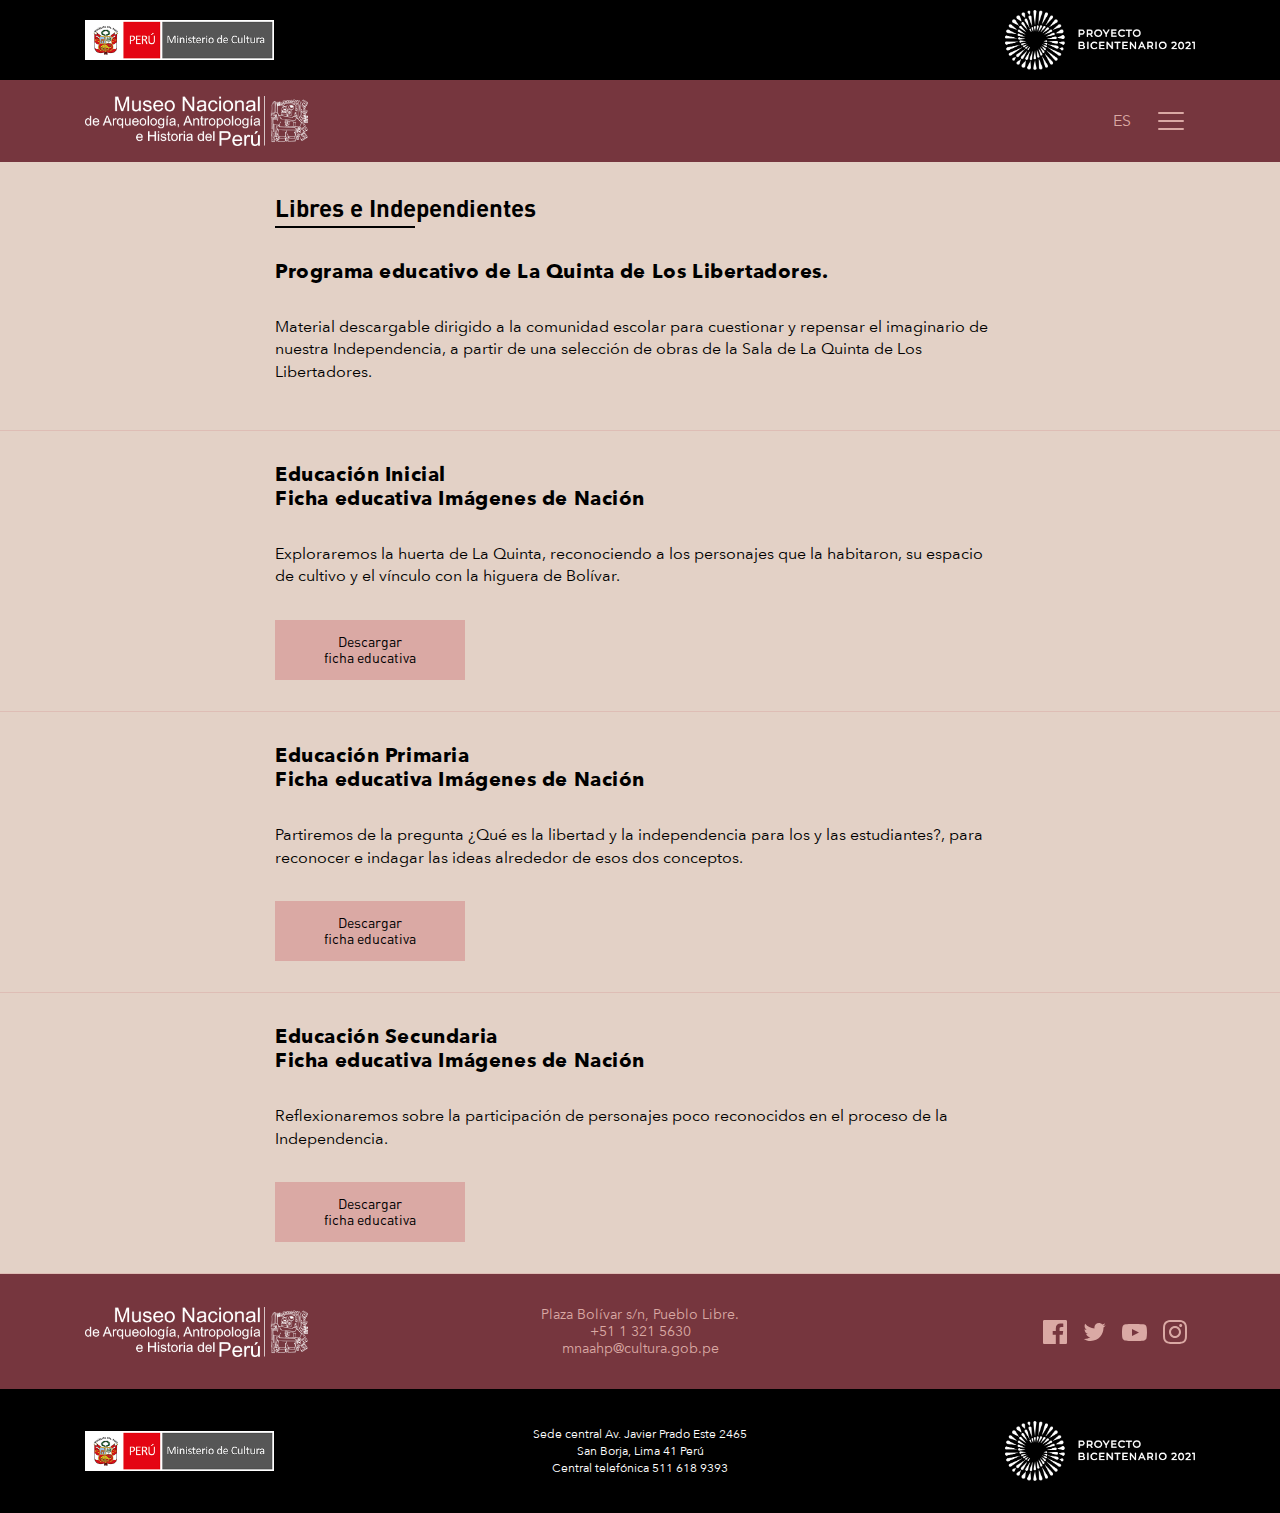
<file: recursos-docentes.html>
<!DOCTYPE html>
<html lang="es">

<!-- Mirrored from mnaahp.javieryamashita.com/recursos-docentes by HTTrack Website Copier/3.x [XR&CO'2014], Tue, 12 Sep 2023 02:21:43 GMT -->
<!-- Added by HTTrack --><meta http-equiv="content-type" content="text/html;charset=UTF-8" /><!-- /Added by HTTrack -->
<head>
<meta charset="utf-8" />
<meta name="viewport" content="width=device-width, initial-scale=1.0" />
<link rel="shortcut icon" type="image/vnd.microsoft.icon" href="images/favicon.ico" />
<title>Recursos para docentes - La Quinta de los Libertadores</title>
<link rel="stylesheet" href="css/bootstrap.min.css">
<link rel="stylesheet" media="all" href="mincul/style5d19.css?qv4u6d" />
<link rel="stylesheet" media="all" href="mincul/custom5d19.css?qv4u6d" />
<link rel="stylesheet" media="all" href="mincul/ekko-lightbox.css">
<link rel="stylesheet" type="text/css" href="css/style.css">

<script src="js/jquery.min45e0.js?v=3.6.0"></script>
</head>

<body>
<a href="#main-content" class="visually-hidden focusable">Pasar al contenido principal</a>

<header role="banner">
	<div class="cabecera_estandar">
		<div class="container">
			<div>
				<div>
					<div id="block-block-content-3f63eca6-b75d-4a91-a6da-0ec366b4cb21"></div>
					<div class="semilla-header-topbar" id="block-block-content-3d1d4f91-d0bc-4b22-908a-1d17c167b7f8">
						<div class="field field--name-body field--type-text-with-summary field--label-hidden clearfix">
							<ul class="links field__items">
								<li><a href="http://www.gob.pe/cultura" target="_blank"><img alt="Ministerio de Cultura" class="logo-cultura" data-entity-type="file" data-entity-uuid="1b2fa1d5-bd96-4125-8c92-6acbb0dbb418" src="images/logo-cultura.png" width="200" height="42" loading="lazy" /></a> <a href="https://bicentenario.gob.pe/" target="_blank"><img alt="Bicentenario Perú 2021" class="logo-bicentenario" data-entity-type="file" data-entity-uuid="0abd4e55-efff-4776-82b9-6f62fe1dfc0a" src="images/logo-bicentenario.png" width="800" height="309" loading="lazy" /></a></li>
							</ul>
						</div>
					</div>
				</div>
			</div>
		</div>
	</div>
</header>

<div class="cabecera">
	<div class="container">
		<div class="row">
			<div class="col-12 col-md-5 header_first">
				<div>
					<div class="semilla-header-left" id="block-block-content-1e4b0d69-fa01-4d1b-832b-821897b4129f">
						<div class="field field--name-body field--type-text-with-summary field--label-hidden clearfix">
							<ul class="links field__items">
								<li>
									<p><a href="index.html"><img alt="Museo Nacional de Arqueología, Antropología e Historia del Perú" class="logo-mnaahp" data-entity-type="file" data-entity-uuid="70216c40-ec99-48a8-9696-06555ce43135" src="images/logo-mnaahp.png" width="800" height="206" loading="lazy" /></a></p>
								</li>
							</ul>
						</div>
					</div>
				</div>
			</div>
			<div class="col-12 col-md-7 header_second">
				<div class="d-flex h-100 align-items-center justify-content-end">
					<div class="semilla-header-right" id="block-block-content-365b94d7-a562-41e8-86c9-d2fda7eaaee5">
						<div class="field field--name-body field--type-text-with-summary field--label-hidden clearfix">
							<ul class="links field__items">
								<li>
									<div class="d-flex align-items-center justify-content-end">
										<div class="idiomas mr-3">ES</div>
										<div class="navbar-light">
											<button class="navbar-toggler" type="button" data-toggle="collapse" data-target="#navbarsExample10" aria-controls="navbarsExample10" aria-expanded="false" aria-label="Toggle navigation">
												<span class="navbar-toggler-icon"></span>
											</button>
										</div>
									</div>
								</li>
							</ul>
						</div>
					</div>
				</div>
			</div>
		</div>
	</div>
<nav class="js-scroll-navbar navbar navbar-light bg-light">
	<div class="collapse navbar-collapse justify-content-md-center" id="navbarsExample10">
		<div>
			<nav role="navigation" aria-labelledby="block-system-menu-block-main-menu" id="block-system-menu-block-main">
				<h2 class="visually-hidden" id="block-system-menu-block-main-menu">Navegación principal</h2>
				<ul class="navbar-nav">
					<!--li class="nav-item"><a class="nav-link" href="/salaindependencia/es/">Inicio</a></li-->
					<li class="nav-item"><a class="nav-link" href="index.html">Inicio</a></li>
					<li class="nav-item"><a class="nav-link" href="area-1.html">Sala Independencia</a></li>
					<li class="nav-item"><a class="nav-link" href="huerta.html">La Huerta</a></li>
					<li class="nav-item"><a class="nav-link" href="recursos-docentes.html">Recursos para docentes</a></li>
					<li class="nav-item"><a class="nav-link" href="creditos.html">Créditos</a></li>
				</ul>
				<ul class="social d-flex align-items-center justify-content-center mb-0 pb-5">
					<li><a href="https://www.facebook.com/MNAAHP" target="_blank" title="Facebook"><img src="images/icono-facebook.svg" alt="Facebook"></a></li>
					<li><a href="http://www.twitter.com/mnaahp_oficial" target="_blank" title="Twitter"><img src="images/icono-twitter.svg" alt="Twitter"></a></li>
					<li><a href="https://www.youtube.com/mnaahp" target="_blank" title="Youtube"><img src="images/icono-youtube.svg" alt="Youtube"></a></li>
					<li><a href="https://www.instagram.com/museonacional_pueblolibre" target="_blank" title="Instagram"><img src="images/icono-instagram.svg" alt="Instagram"></a></li>
				</ul>
			</nav>
		</div>
	</div>
</nav>
</div>

<div class="js-scroll-auxiliar"></div>


<main role="main">
	<div class="container content-page recursos-docentes">
		<div class="dialog-off-canvas-main-canvas" data-off-canvas-main-canvas="">
			<div></div>
		</div>
		<div>

			<div class="views-element-container" id="">
				<div>
					<div class="view">
						<div class="view-content row">
							<div class="views-row">
								<div class="views-field views-field-nothing">
									<span class="field-content">

										<section class="bg-rosado border-bottom text-negro">
											<div class="container">
												<div class="row">
													<div class="col-md-10 col-lg-8 mx-auto contenido">
														<h3 class="underline">Libres e Independientes</h3>
														<h4 class="h5">Programa educativo de La Quinta de Los Libertadores.</h4>
														<p>Material descargable dirigido a la comunidad escolar para cuestionar y repensar el imaginario de nuestra Independencia, a partir de una selección de obras de la Sala de La Quinta de Los Libertadores.</p>
													</div>
												</div>
											</div>
										</section>

									</span>
								</div>
							</div>
						</div>
					</div>
				</div>
			</div>

			<div class="views-element-container" id="">
				<div>
					<div class="view">
						<div class="view-content row">
							<div class="views-row">
								<div class="views-field views-field-nothing">
									<span class="field-content">

										<section class="bg-rosado border-bottom text-negro">
											<div class="container">
												<div class="row">
													<div class="col-md-10 col-lg-8 mx-auto contenido">
														<h4 class="h5">Educación Inicial <br>Ficha educativa Imágenes de Nación</h4>
														<p>Exploraremos la huerta de La Quinta, reconociendo a los personajes que la habitaron, su espacio de cultivo y el vínculo con la higuera de Bolívar.</p>
														<a href="uploads/recursos-educativos/educacion-inicial.pdf" class="btn btn-descargar" title="Descargar ficha educativa" download>Descargar <br>ficha educativa</a>
													</div>
												</div>
											</div>
										</section>

									</span>
								</div>
							</div>
						</div>
					</div>
				</div>
			</div>

			<div class="views-element-container" id="">
				<div>
					<div class="view">
						<div class="view-content row">
							<div class="views-row">
								<div class="views-field views-field-nothing">
									<span class="field-content">

										<section class="bg-rosado border-bottom text-negro">
											<div class="container">
												<div class="row">
													<div class="col-md-10 col-lg-8 mx-auto contenido">
														<h4 class="h5">Educación Primaria <br>Ficha educativa Imágenes de Nación</h4>
														<p>Partiremos de la pregunta ¿Qué es la libertad y la independencia para los y las estudiantes?, para reconocer e indagar las ideas alrededor de esos dos conceptos.</p>
														<a href="uploads/recursos-educativos/educacion-primaria.pdf" class="btn btn-descargar" title="Descargar ficha educativa" download>Descargar <br>ficha educativa</a>
													</div>
												</div>
											</div>
										</section>

									</span>
								</div>
							</div>
						</div>
					</div>
				</div>
			</div>

			<div class="views-element-container" id="">
				<div>
					<div class="view">
						<div class="view-content row">
							<div class="views-row">
								<div class="views-field views-field-nothing">
									<span class="field-content">

										<section class="bg-rosado border-bottom text-negro">
											<div class="container">
												<div class="row">
													<div class="col-md-10 col-lg-8 mx-auto contenido">
														<h4 class="h5">Educación Secundaria <br>Ficha educativa Imágenes de Nación</h4>
														<p>Reflexionaremos sobre la participación de personajes poco reconocidos en el proceso de la Independencia.</p>
														<a href="uploads/recursos-educativos/educacion-secundario.html" class="btn btn-descargar" title="Descargar ficha educativa" download>Descargar <br>ficha educativa</a>
													</div>
												</div>
											</div>
										</section>

									</span>
								</div>
							</div>
						</div>
					</div>
				</div>
			</div>
		</div>
	</div>
</main>

<footer>
	<div class="footer_first bg-guinda-oscuro-2 text-rosado-oscuro">
		<div class="container">
			<div>
				<div class="semilla-footer-top" id="block-block-content-92f2b4f8-8d6a-4fa3-8b3f-25dbc31a911d">
					<div class="field field--name-body field--type-text-with-summary field--label-hidden clearfix">
						<ul class="links field__items">
							<li>
								<div class="row align-items-center text-center text-sm-left">
									<div class="col-md-4 text-center text-md-left mb-2 mb-md-0">
										<a href="#" target="_blank"><img alt="Museo Nacional de Arqueología, Antropología e Historia del Perú" class="logo-mnaahp" src="images/logo-mnaahp.png" /></a>
									</div>
									<div class="col-md-8 text-center">
										<div class="row align-items-center">
											<div class="col-md-6 mb-4 mb-md-0">
												<p class="h6 footer_titulo d-block d-md-none">Contacto</p>
												<p class="mb-0">Plaza Bolívar s/n, Pueblo Libre. <br>+51 1 321 5630 <br>mnaahp@cultura.gob.pe</p>
											</div>
											<div class="col-md-6">
												<ul class="social d-flex align-items-center justify-content-center justify-content-md-end">
													<li><a href="https://www.facebook.com/MNAAHP" target="_blank" title="Facebook"><img src="images/icono-facebook.svg" alt="Facebook"></a></li>
													<li><a href="http://www.twitter.com/mnaahp_oficial" target="_blank" title="Twitter"><img src="images/icono-twitter.svg" alt="Twitter"></a></li>
													<li><a href="https://www.youtube.com/mnaahp" target="_blank" title="Youtube"><img src="images/icono-youtube.svg" alt="Youtube"></a></li>
													<li><a href="https://www.instagram.com/museonacional_pueblolibre" target="_blank" title="Instagram"><img src="images/icono-instagram.svg" alt="Instagram"></a></li>
													<!--li><a href="" target="_blank" title="Whatsapp"><img src="images/icono-whatsapp.svg" alt="Whatsapp"></a></li-->
												</ul>
											</div>
										</div>
									</div>
								</div>
							</li>
						</ul>
					</div>
				</div>
			</div>
		</div>
	</div>
	<div class="footer_second">
		<div class="container">
			<div>
				<div class="semilla-footer-bottom" id="block-block-content-5abf90c3-7500-4ee4-9262-8924e8272fb8">
					<div class="field field--name-body field--type-text-with-summary field--label-hidden clearfix">
						<ul class="links field__items">
							<li>
								<div class="row align-items-center">
									<div class="col-lg-6 order-lg-2 text-center">
										<p class="mb-3 mb-lg-0">Sede central Av. Javier Prado Este 2465<br />San Borja, Lima 41 Perú<br />Central telefónica 511 618 9393</p>
									</div>
									<div class="col-6 col-lg-3 order-lg-1 text-right text-lg-left">
										<a href="http://www.gob.pe/cultura" target="_blank"><img alt="Ministerio de Cultura" class="logo-cultura" data-entity-type="file" data-entity-uuid="1b2fa1d5-bd96-4125-8c92-6acbb0dbb418" src="images/logo-cultura.png" width="200" height="42" loading="lazy" /></a>
									</div>
									<div class="col-6 col-lg-3 order-lg-3 text-xl-right">
										<a href="https://bicentenario.gob.pe/" target="_blank"><img alt="Bicentenario Perú 2021" class="logo-bicentenario" data-entity-type="file" data-entity-uuid="0abd4e55-efff-4776-82b9-6f62fe1dfc0a" src="images/logo-bicentenario.png" width="800" height="309" loading="lazy" /></a>
									</div>
								</div>
							</li>
						</ul>
					</div>
				</div>
			</div>
		</div>
	</div>
</footer>  

<script src="js/bootstrap.min.js"></script>
<script src="mincul/ekko-lightbox.min.js"></script>
<script src="js/script.js"></script>

</body>

<!-- Mirrored from mnaahp.javieryamashita.com/recursos-docentes by HTTrack Website Copier/3.x [XR&CO'2014], Tue, 12 Sep 2023 02:21:44 GMT -->
</html>
</file>
<file: mincul/style5d19.css>
@charset "UTF-8";

body {
    font-family: 'Roboto', sans-serif;
    font-weight: 300;
    font-size: 17px;
    line-height: 24px;
    color:#333;
}

a {
color: #333333;
-webkit-transition: all .3s ease;
-moz-transition: all .3s ease;
-ms-transition: all .3s ease;
transition: all .3s ease;
text-decoration:none;
}
a:hover {
color: #333333;
text-decoration: none;
}
ul{
padding-left: 0;
}
ul li{
list-style-type: none;
}

h1, h2, h3, h4, h5{
font-family: 'replica-bold', sans-serif;
margin-top: 0;
margin-bottom: 0;
}

input:focus{
outline: none!important;
box-shadow: none !important;
}
/*.....generales.....*/
html {
font-size: 1rem;
}
strong{
font-weight: 600;
}
@include media-breakpoint-up(sm) {
html {
    font-size: 1.2rem;
}
}

@include media-breakpoint-up(md) {
html {
    font-size: 1.4rem;
}
}

@include media-breakpoint-up(lg) {
html {
    font-size: 1.6rem;
}
}

.visually-hidden {
  display: none;
}



/*...........*/
/* adds some margin below the link sets  */
.navbar .dropdown-menu div[class*="col"] {
    margin-bottom:1rem;
  }
  
  .navbar .dropdown-menu {
    border:none;
    background-color:#fff !important;
    border-radius: 0;
    padding: 13px 0 15px;
  }
  
/*:::::NAV MENU PRINCIPAL:::::*/
.bg-light{
    background: #f2f2f2 !important;
  }
  .navbar-toggler{
    padding-left:8px;
    padding-right: 8px;
  }
  .navbar-toggler:not(:disabled):not(.disabled){
    border-color: #ffcaac;
    border:2px solid #d5d5d5;
  }
  /**/
  .navbar-nav li a{
    font-family: 'replica-bold', sans-serif;
    font-size:16px;
    text-transform: uppercase;
    /* width: 130px; */
    text-decoration: none;
    color:#333;
  }
  .navbar-light .navbar-nav .nav-link{
    color:#333;
  }
  .navbar-light .navbar-nav .active > .nav-link{
    color:#EA5341;
  }
  
  .dropdown-item:focus, .dropdown-item:hover{
    background:#fff;
    color:#ea5341;
  }
  .dropdown-item{
    position: relative;
  }
  .dropdown-item:before{
    content: '';
    position: absolute;
    width: 7px;
    height: 7px;
    background:#FCD6C0;
    border-radius: 7px;
    top:13px;
    left: 5px;
  }
  
  
  /*...........*/
  /* adds some margin below the link sets  */
  .navbar .dropdown-menu div[class*="col"] {
    margin-bottom:1rem;
  }
  
  .navbar .dropdown-menu {
    border:none;
    background-color:#fff !important;
    border-radius: 0;
    padding: 13px 0 15px;
  }

  /* breakpoint and up - mega dropdown styles */
  @media(min-width: 992px) {
  
    /* remove the padding from the navbar so the dropdown hover state is not broken */
    .navbar {
      padding-top:0px;
      padding-bottom:0px;
    }
  
    /* remove the padding from the nav-item and add some margin to give some breathing room on hovers */
    .navbar .nav-item {
      /*padding:.5rem 0;*/
      padding: .5rem 12px .5rem 5px;
      margin:0 .25rem;
      text-align: center;
    }
    .navbar .nav-item:hover{
      background:#fff;
    }
    .navbar-light .navbar-nav .nav-item:hover .nav-link{
      color:#f04a36;
    }
    /* makes the dropdown full width  */
    .navbar .dropdown {
      position:static;
    }
    .navbar .dropdown-menu {
      width:100%;
      left:0;
      right:0;
      /*  height of nav-item  */
      top:52px;
    }
  
    /* shows the dropdown menu on hover */
    .navbar .dropdown:hover .dropdown-menu, .navbar .dropdown .dropdown-menu:hover {
      display:block!important;
      box-shadow: 0 10px 10px rgb(51, 51, 51 ,0.2);
    }
    .navbar .dropdown-menu {
      background-color: #fff;
    }
    .dropdown-item{
      padding-left: 20px;
    }
    .dropdown-toggle:after{
      display: none;
    }
    /**/
    .dropdown:hover>.dropdown-menu {
      display: block;
    }
  
    .dropdown>.dropdown-toggle:active {   
      pointer-events: none;
    }
  
    .dropdown-item{
      display: inline-block;
    }
    .nav-item.dropdown.active{
      background:#fff !important;
    }
  }
  @media(max-width: 991px){
    .dropdown-toggle{
      display: block;
      width: 100% !important;
    }
    .dropdown-toggle:after{
      position: absolute;
      right: 0;
      top:15px;
    }
    .navbar-nav .nav-item{
      border-top: 1px solid #d6d6d6;
    }
    .navbar .dropdown-menu{
      background:none !important;
      padding-top: 0;
    }
    .navbar .dropdown-menu .container{
      padding: 0;
    }
    .dropdown-item:focus, .dropdown-item:hover {
      background:none;
    }
    .navbar-collapse{
      margin-top: 20px;
    }
  
  }
  /**/
  .dropdown-item{
    width: auto !important;
    text-transform: none !important;
    font-weight: 400 !important;
    font-family: 'Roboto', sans-serif !important;
  }
  
.hidden-mobile {
    display: block;
}
.visible-mobile{
  display: none;
}

@media (max-width: 990px)   {
  
   .hidden-mobile{
    display: none;
   }
   .visible-mobile{
    display: block;
   }
  
}


.slide__caption {
  padding: 0px;
  top: 0px;
}

.slick-arrow::before {
  color: #f2f2f2;
}

.view-slider-front .row {
  margin-right: 0px;
  margin-left: 0px;
}

.view-slider-front img {
  width: 100%;
  height: auto;
}

.view-slider-front .slider-texto {
  left: 10%;
  bottom: 35%;
  z-index: 10;
  color: #fff;
  opacity: 1;
  position: absolute;
  text-align: left;
  -webkit-transition: opacity 1s;
  transition: opacity 1s;
  padding: 15px 30px;
  font-size: 3em;
  line-height: normal;
  font-weight: bold;
}




@media (max-width: 767px) {

.view-slider-front img,
.view-slider-front .slick iframe {
  max-width: none;
  margin-left: -200%;
}

.view-slider-front .slider-texto {
  font-size: 2em;
}

}




@media (min-width: 768px) {

.view-slider-front img,
.view-slider-front .slick iframe {
  width: 100%;
}

}    


.view-noticias-home {
  margin-bottom: 10px;
}







.form-email {
  display: block;
  margin-top: .25rem;
}

.form-number {
  display: block;
  margin-top: .25rem;
}



.masonry-layout .masonry-item .field-content img{
  width: 100%;
  height: auto;
}

.masonry-layout .masonry-item .field-content {
  text-align: center;
}

.masonry-layout .masonry-item {
  width: 47.5%;
  background-color: #ffffff;
  border: 0px;
  border-radius: .25rem;
  margin: 0.5%;
  padding: 0.7%;
}






.addtoany_list {
    text-align: right;
    display: block;
    margin: 15px 0px;
}

/* .content-page > .dialog-off-canvas-main-canvas > div > div > h1 > span {
    border-bottom: 1px solid #eee;
    display: block;
    margin: 15px 0px;
} */

.content-page > .dialog-off-canvas-main-canvas > div > div > h1 {
  border-bottom: 1px solid #eee;
  display: block;
  margin: 15px 0px;
}






.views-exposed-form {
    width: 100%;
    margin-bottom: 17px;
    padding: 3px 15px;
    border: 1px dashed #dedede;
    /* height: 100%; */
}

.views-exposed-form::after {
    display: table;
    clear: both;
    content: "";
}

.views-exposed-form .form-row {
    margin-right: 0;
    margin-left: 0;
}

.views-exposed-form .js-form-item,
.views-exposed-form div#edit-actions {
        float: left;
        margin: 0.75em 0em;
        margin-right: 3em;
        padding-top: 0;
        padding-bottom: 0;
}

.views-exposed-form div#edit-actions {
    margin-top: 2.3em;
}


.views-exposed-form label[for] {
    cursor: pointer;
}

.views-exposed-form label {
    display: table;
    margin: 0 0 0.1em;
    padding: 0;
    font-weight: bold;
}


.views-exposed-form .form-text {
    display: block;
    margin-top: 0;
}

.views-exposed-form select {
    padding: 2px 1.571em 2px 0.5em;
    cursor: pointer;
    -webkit-transition: all 0.1s;
    transition: all 0.1s;
    border: 1px solid #a6a6a6;
    border-radius: 0.143em;
    background: url(../core/misc/icons/333333/caret-down.html) no-repeat 99% 63%,-webkit-linear-gradient(top,#f6f6f3,#e7e7df);
    text-shadow: 0 1px hsla(0,0%,100%,0.6);
    /* font-size: 0.875rem; */
    -webkit-appearance: none;
    -webkit-font-smoothing: antialiased;
}




.field--name-field-noticia-imagen img {
  width: 100%;
  height: auto;
}

.node--type-pagina-interna .slick,
.node--type-noticia .slick,
.node--type-exposicion .slick {
  margin-bottom: 20px;
}





.calendar-calendar {
  width: 100%;
}

.view-contenido-field-fecha1-on-calendar nav.pager {
  margin-right: -15px;
  margin-left: -15px;
}

.view-contenido-field-fecha1-on-calendar nav.pager .js-pager__items {
  border-right: 1px solid #ECECEC;
  border-left: 1px solid #ECECEC;
  background: #f6f6f6;
  padding-left: 15px;
  padding-right: 15px;
  font-size: 15px;
  font-weight: 400;
  position: relative;
  padding: 13px 0;
  border-top: 1px solid #ECECEC;
  border-bottom: 1px solid #ECECEC;
  height: 50px;
  margin: 10px 0px;
}

.view-contenido-field-fecha1-on-calendar nav.pager .js-pager__items .pager__item--previous {
  top: 13px;
  margin-left: 10px;
  position: absolute;
  left: 0;
}

.view-contenido-field-fecha1-on-calendar nav.pager .js-pager__items .pager__item--next {
  top: 13px;
  margin-right: 10px;
  position: absolute;
  right: 0;
}

.view-contenido-field-fecha1-on-calendar nav.pager .js-pager__items .pager__item--current {
  display: block;
  text-align: center;
  font-size: 16px;
  text-transform: uppercase;
  color: #333;
  font-weight: 500;
  font-size: 25px;
}

.view-contenido-field-fecha1-on-calendar nav.pager .js-pager__items .pager__item a {
  display: block;
}





.view-banco-bpi img {
    width: 100%;
    height: auto;
}

.view-banco-bpi .views-field-field-categoria {
    background: #cccccc;
    padding:10px;
    color: #636363;
    text-decoration:none;
    text-transform:uppercase;
    font-stretch:ultra-condensed;
}

.view-banco-bpi .views-fieldset{
    position: relative;
}

.view-banco-bpi .views-fieldset .views-field-title {
    width: 100%;
    position: absolute;
    padding-bottom: 5px;
    padding-left: 5px;
    padding-right: 5px;
    bottom: 0;
    background: -moz-linear-gradient(top, rgba(0, 0, 0, 0) 0%, rgba(0, 0, 0, 0.48) 66%, rgba(0, 0, 0, 0.56) 74%, rgba(0, 0, 0, 0.8) 100%);
    background: -o-linear-gradient(top, rgba(0, 0, 0, 0) 0%, rgba(0, 0, 0, 0.48) 66%, rgba(0, 0, 0, 0.56) 74%, rgba(0, 0, 0, 0.8) 100%);
    background: -webkit-gradient(linear, left top, left bottom, from(rgba(0, 0, 0, 0)), color-stop(66%, rgba(0, 0, 0, 0.48)), color-stop(74%, rgba(0, 0, 0, 0.56)), to(rgba(0, 0, 0, 0.8)));
    background: linear-gradient(to bottom, rgba(0, 0, 0, 0) 0%, rgba(0, 0, 0, 0.48) 66%, rgba(0, 0, 0, 0.56) 74%, rgba(0, 0, 0, 0.8) 100%);
}

.view-banco-bpi .views-fieldset .views-field-title a {
    color: #fff;
    text-decoration: none;
}

.view-banco-bpi .col-xs-12.col-sm-10.col-md-6.col-lg-4.views-row {
  padding-right: 9px;
  padding-left: 9px;
  background-color: white;
}



/* 20210512 - SEMILLA DEL TIEMPO */
/*----------- Avenir Next -------------*/
@font-face {
  font-family: 'AvenirNext';
    src:url('../themes/custom/cultura/assets/mincul/fonts/avenir-next-regular.html') format('woff');
    src:url('../themes/custom/cultura/assets/mincul/fonts/avenir-next-regular-2.html') format('woff2');
  font-weight: 400;
  font-style: normal;
}
@font-face {
  font-family: 'AvenirNext';
    src:url('../themes/custom/cultura/assets/mincul/fonts/avenir-next-bold.html') format('woff');
    src:url('../themes/custom/cultura/assets/mincul/fonts/avenir-next-bold-2.html') format('woff2');
  font-weight: 700;
  font-style: normal;
}

@font-face {
  font-family: 'AvenirNext';
    src:url('../themes/custom/cultura/assets/mincul/fonts/avenir-next-medium.html') format('woff');
    src:url('../themes/custom/cultura/assets/mincul/fonts/avenir-next-medium-2.html') format('woff2');
  font-weight: 500;
  font-style: normal;
}

@font-face {
  font-family: 'DINPro-Regular';
  src: url('../themes/custom/cultura/assets/mincul/fonts/DINPro-Regular.html') format('woff');
  font-weight: normal;
  font-style: normal;
}

@font-face {
  font-family: 'DINPro-Bold';
  src: url('../themes/custom/cultura/assets/mincul/fonts/DINPro-Bold.html') format('woff');
  font-weight: normal;
  font-style: normal;
}

@font-face {
  font-family: 'DINPro-Black';
  src: url('../themes/custom/cultura/assets/mincul/fonts/DINPro-Black.html') format('woff');
  font-weight: normal;
  font-style: normal;
}


body, html { width:100%; height:100%; }
body { position:relative; font-weight:400; font-size:1rem; line-height:1.5; font-family:'AvenirNext', sans-serif; color:#000; }

* { outline:0; }
h1, h2, h3, h4, h5, h6, .h1, .h2, .h3, .h4, .h5, .h6 { font-weight:normal; font-family:'DINPro-Bold', sans-serif; }

body, html { width:100%; height:100%; }
body { position:relative; max-width:100%; overflow-x:hidden; font-weight:400; font-size:1rem; line-height:1.5; font-family:'AvenirNext', sans-serif; color:#000; }

* { outline:0; }
h1, h2, h3, h4, h5, h6, .h1, .h2, .h3, .h4, .h5, .h6 { font-weight:normal; font-family:'DINPro-Bold', sans-serif; }
strong, b { font-weight:600; }
a { -webkit-transition:all 0.3s; -moz-transition:all 0.3s; transition:all 0.3s; }
a, a:hover, a:active, a:focus { text-decoration:none; outline:none; }
a[href^=tel] { color:inherit; }
button:focus, :focus { outline:0 !important; box-shadow:none !important; }

textarea:focus, 
textarea.form-control:focus, 
input.form-control:focus, 
input[type=text]:focus, 
input[type=password]:focus, 
input[type=email]:focus, 
input[type=number]:focus, 
[type=text].form-control:focus, 
[type=password].form-control:focus, 
[type=email].form-control:focus, 
[type=tel].form-control:focus, 
[contenteditable].form-control:focus, button:focus {
  box-shadow:none;
}
select { -webkit-appearance: none; -moz-appearance: none; }
button, input, optgroup, select, textarea { margin-bottom:1rem; padding:.25rem .5rem; }

.btn { font-family:'DINPro-Black', sans-serif; font-size:16px; line-height:1.5; text-transform:uppercase; border-radius:10px; border:1px solid transparent; text-decoration:none !important; white-space:normal !important; margin-bottom:0 !important; padding:.5rem 2rem; }
.btn-rojo { color:#FFF; background-color:#AF2C34; }
.btn-rojo:hover { color:#FFF; background-color:#AF2C34; }

.btn-bdr-rojo { color:#AF2C34; background-color:#FFF; border-color:#AF2C34; }
.btn-bdr-rojo:hover { color:#FFF; background-color:#AF2C34; }

ul.links, ul.field__items { margin-bottom:0 !important; }
.field__items li > p { margin-bottom:0; }

.view-id-landing_front_1 { color:#AF2C34; }
.view-id-landing_front_1 .view-content { display:block !important; margin:0 !important; }


#intro { height:calc(100vh - 178px); min-height:480px; overflow:hidden; }
#intro .container { padding-top:3rem; padding-bottom:3rem; }
#intro .container { position:relative; height:100%; }
#intro .intro-semilla { position:absolute; right:12.5%; top:50%; transform:translateY(-50%); width:auto; height:62vh; opacity:.75; z-index:0; }
#intro h2 { font-weight:bold; font-size:4rem; line-height:1; margin-bottom:1.5rem; padding-right:10%; }
#intro p { font-weight:bold; margin-bottom:0; }


.view-id-landing_front_2 { background:#DCD4C4; padding-top:5rem; padding-bottom:5rem; }
.view-id-landing_front_2 .view-content { display:block !important; margin:0 !important; }
.view-id-landing_front_2 h2 { font-weight:bold; font-size:2.5rem; color:#AF2C34; margin-bottom:1rem; padding-right:10%; }
.view-id-landing_front_2 .col-texto img { display:none; }
@media (max-width:767.98px){ 
 .view-id-landing_front_2 .col-texto img { display:inline-block; width:300px; max-width:60%; margin:2rem auto; }
}

#block-views-block-landing-front-3-block-1 { position:relative; padding-bottom:2rem; background:#E2E2E2;}
#block-views-block-landing-front-3-block-1 > div > .view-id-landing_front_3 { width:100%; padding:5rem 15px; margin-right:auto; margin-left:auto; }
#block-views-block-landing-front-3-block-1 .attachment-after { padding-top:3rem; }
#block-views-block-landing-front-3-block-1 .btn { padding:1rem; }

.resolucion { position:absolute; left:0; bottom:1rem; right:0; font-size:.9rem; margin:0; }
.resolucion a { color:#000; }
.resolucion a:hover { color:#AF2C34; }

.view-id-landing_front_3 h3 { font-weight:bold; color:#AF2C34; margin-bottom:1rem; }
.view-id-landing_front_3 ul { margin-left:20px; }
.view-id-landing_front_3 ul li { list-style-type:disc; }
.views-field-field-landing-cabecera { margin-bottom:3rem; }
.views-field-field-landing-cabecera h2 { font-weight:bold; color:#AF2C34; }
.views-field-field-landing-cabecera h3 { font-weight:bold; color:#000000 !important; }

.bienvenido-a-semilla-del-tiempo { padding-top:5rem; padding-bottom:5rem; }
.bienvenido-a-semilla-del-tiempo h2 { margin-bottom:3rem; }
.bienvenido-a-semilla-del-tiempo .btn { padding:1rem; }

/* POSTULACION */
main .content-page { padding-top:5rem; padding-bottom:5rem; }

.node--type-webform .field--name-body { text-align:center; margin-bottom:3rem; }
.node--type-webform .field--name-body h2 { font-weight:bold; color:#AF2C34; margin-bottom:1rem; }

.webform-submission-form .form-group { margin-bottom:1rem; }
.webform-submission-form .form-group h3, .webform-submission-form .form-group h4 { margin-bottom:1rem; }
.webform-submission-form .form-group h4 { text-transform:uppercase; }
.webform-submission-form .form-group ul { margin-bottom:3rem; }
.webform-submission-form .form-group ul li { list-style-type:disc; margin:0 0 .5rem 25px; }
.webform-submission-form label, .webform-submission-form .form-group small { display:block; }
.webform-submission-form label { font-weight:600; margin:0; }
.webform-submission-form .description { font-size:90%; color:#4D4D4D; margin-bottom:.5rem; }
.webform-submission-form .form-control, .webform-submission-form .bootstrap-select .btn { width:100%; font-weight:500; font-family:'AvenirNext'; text-transform:none; margin-bottom:1rem !important;  padding:.75rem; background:#FFF; border-radius:0; border:1px solid #4D4D4D; }
.webform-submission-form .form-group select { height:auto !important; font-family:inherit; }
.webform-submission-form .postulacion-imagen { position:relative; width:100%; max-width:100%; -ms-flex:0 0 100%; flex:0 0 100%; padding-left:15px; padding-right:15px; }
.webform-submission-form .form-item-persona-acepto label { display:inline-block; font-weight:400; }



.js-scroll-navbar { display:block !important; }
img { width:auto; height:auto; }
.js-scroll-navbar.bg-light { background:#DFDFDF !important; }
.navbar-light .navbar-nav .nav-link, .navbar-light .navbar-nav .nav-link:hover { font-family: 'DINPro-Bold', sans-serif; color:#AF2C34 !important; background:transparent !important; }
.header_first p, .header_second p { margin-bottom:0 !important; }
.navbar-toggler:not(:disabled):not(.disabled) { margin-bottom:0; }
.btn { padding:1rem 2rem; }

main .content-page { padding-bottom:0 !important; }
main .content-page.bienvenido-a-semilla-del-tiempo { padding-top:0 !important; }

#block-views-block-slider-front-block-1 .slide { height:40vh; min-height:480px; max-height:680px; color:#FFF; }
#block-views-block-slider-front-block-1 .slide .slide-imagen { position:absolute; top:0; left:0; width:100%; height:100%; z-index:0; overflow:hidden; }
#block-views-block-slider-front-block-1 .slide .slide-imagen img { position:absolute; left:50%; top:50%; width:auto; max-width:none; min-height:100%; transform:translate(-50%,-50%); } 
#block-views-block-slider-front-block-1 .slide .slide-imagen span { position:absolute; left:0; top:0; width:100%; height:100%; content:''; background:#000; opacity:.35; z-index:1; }
#block-views-block-slider-front-block-1 .slide .slide__content { display:flex; align-items:center; width:100%; height:100%; z-index:2; }
#block-views-block-slider-front-block-1 .slick-dotted.slick-slider { margin-bottom:0 !important; }
#block-views-block-slider-front-block-1 .slick-dots { bottom:.5rem; }
#block-views-block-slider-front-block-1 .slick-dots li button:before { color:#FFF; } 
#block-views-block-slider-front-block-1 .slick-dots li.slick-active button:before { color:#FFF; }

.carousel-fade .carousel-item { opacity: 0; transition-duration: .6s; transition-property: opacity; }
.carousel-fade .carousel-item.active, .carousel-fade  .carousel-item-next.carousel-item-left, .carousel-fade  .carousel-item-prev.carousel-item-right { opacity: 1; }
.carousel-fade .active.carousel-item-left, .carousel-fade  .active.carousel-item-right { opacity: 0; }
.carousel-fade .carousel-item-next, .carousel-fade .carousel-item-prev, .carousel-fade .carousel-item.active, .carousel-fade .active.carousel-item-left, .carousel-fade  .active.carousel-item-prev { transform: translateX(0); transform: translate3d(0, 0, 0); }

.views-field-field-landing-cabecera h2, .view-header h2, #block-system-main-block h2 { font-size:2.5rem; color:#AF2C34; margin-bottom:0rem; }
.views-field-field-landing-cabecera h3 { font-size:1.5rem;font-family:'DINPro-Regular', sans-serif;  margin-bottom:2rem; }
/*.content-page .views-element-container:not(.global-block) .view-content { padding-top:5rem; padding-bottom:5rem; }*/
#block-views-block-landing-front-4-block-1 { padding-top:5rem; padding-bottom:0; }
.node__content .field__label { display:none; }
.node--type-novedad .field:not(.field--name-field-semilla-imagen), .node--type-semilla .field:not(.field--name-field-semilla-imagen) { padding-right:12.5%; }
.field--name-field-semilla-gorro { font-size:120%; color:#bf8589; color:#FFF; margin-bottom:.5rem; text-transform:uppercase; }
.field--name-field-semilla-imagen { position:relative; left:50%; width:100vw; margin-left:-50vw; margin-bottom:3rem; background:#000; padding-right:0 !important; }
.field--name-field-semilla-imagen > * { width:100%; }
.field--name-field-semilla-imagen li { position:relative; width:100%; height:30vh; min-height:380px; max-height:480px; overflow:hidden; }
.field--name-field-semilla-imagen img { position:absolute; left:50%; top:50%; transform:translate(-50%,-50%); width:100%; height:auto; min-height:100%; }
.field--name-field-semilla-titulo li { font-weight:bold; font-size:3rem; line-height:1.2; color:#FFF; margin-bottom:0; }
.field--name-field-semilla-fecha li { margin-bottom:2.5rem; opacity:.5; }
.field--name-body .field__items li > p,
.field--name-body h1, .field--name-body h2, .field--name-body h3, .field--name-body h4, .field--name-body h5 { margin-bottom:1rem; }
.field--name-body h2, .field--name-body h3 { color:#AF2C34; }

.global-block { position:relative; width:100vw; left:50%; margin-left:-50vw; }
.bg-gris { background:#E2E2E2; }
#block-views-block-landing-front-3-block-1 { position:relative; width:100vw; left:50%; margin-left:-50vw; background:#E2E2E2; }

.global-block > div > .view { width:100%; padding:5rem 15px; margin-right:auto; margin-left:auto; }

@media (min-width: 576px){
 .global-block > div > .view { max-width:540px; }
}
@media (min-width: 768px){
 .global-block > div > .view { max-width:720px; }
}
@media (min-width: 992px){
 .global-block > div > .view { max-width:960px; }
}
@media (min-width: 1200px){
 .global-block > div > .view { max-width:1140px; }
}

.view-semilla-home .view-header h2 { font-family:'DINPro-Black', sans-serif; margin-bottom:3rem; padding:0 15px; }

/* La Semilla */
.view-semilla { padding-bottom:5rem; }
.view-semilla .view-header { margin-bottom:4rem; padding-right:40%; }
.view-semilla .view-header h2 { font-family:'DINPro-Black', sans-serif; margin-bottom:.5rem; }
.view-semilla .view-header p { font-weight:bold; }
.view-semilla .view-content.row { display:block !important; margin:0 !important; }
.view-semilla-home { padding:0 15px; }
.view-semilla-home .view-content.row { display:block !important; margin:0 !important; }
.view-semilla-home .novedad, .view-semilla .novedad { margin-bottom:3rem; }
.novedad-imagen a { display:block; position:relative; width:100%; height:0; padding-bottom:56.75%; overflow:hidden; }
.novedad-imagen a img { position:absolute; left:50%; top:50%; transform:translate(-50%,-50%); max-width:none; height:auto; min-height:100%; }
.novedad-resumen .novedad-gorro { color:#AF2C34; }
.novedad-resumen h3 { margin-bottom:.75rem; }
.novedad-resumen p { margin-bottom:2rem; }
.novedad-resumen .btn { font-size:14px; font-family:'DINPro-Bold', sans-serif; padding:.5rem 2rem; }
/* La Sermilla - Interna */
.node--type-semilla { margin-top:-5rem; }
.la-semilla-cabecera { position:relative; }
.node--type-semilla .field--name-field-semilla-imagen li:after { position:absolute; left:0; top:0; width:100%; height:100%; content:''; background:rgba(0,0,0,.5); }
.la-semilla-cabecera-contenido { position:absolute; left:1rem; top:50%; transform:translateY(-50%); padding-right:10%; }
.node--type-semilla .field--name-field-semilla-introduccion { font-size:120%; font-family:'DINPro-Bold', sans-serif; color:#AF2C34; padding:0 12.5% 2rem 0; }
.node--type-semilla .field--name-body { padding:0 12.5% 4rem 0; }
.node--type-semilla .field--name-body h3 { display:block; margin-top:2rem; }
.node--type-semilla .field--name-body img { display:inherit; width:768px; max-width:100%; height:auto; margin:1rem auto; }
.node--type-semilla .field--name-body blockquote { font-size:150%; text-align:center; font-family:'DINPro-Bold', sans-serif; color:#AF2C34; padding:1rem 10%; }
.node--type-semilla .field--name-body .field__items ul { list-style:disc; margin:0 0 1rem 20px; }
.node--type-semilla .field--name-body .field__items ul li { list-style-type:disc; }

/* PRENSA */
.prensa #block-system-main-block h2 { font-family:'DINPro-Black', sans-serif; margin-bottom:1.5rem; margin-bottom:1.5rem; }
.prensa article { margin-bottom:1.5rem; padding-right:35%; }
.prensa article h3 { font-family:'DINPro-Black', sans-serif; color:#000; margin-bottom:0; }
.prensa-categoria { margin-bottom:2rem; }
.prensa-categoria h2 { font-size:1.5rem; margin-bottom:1.25rem; }
.prensa-categoria .medio { margin-bottom:1rem; }
.prensa-categoria .medio h5 { color:#AF2C34; margin-bottom:.25rem; }

/* CONVOCATORIA */
main .content-page.convocatoria { padding-top:0 !important; }

/* FIN */
#block-views-block-landing-convocatoria-fin-block-1 .view-content.row { display:block; margin:0 !important; } 
#block-views-block-landing-convocatoria-fin-block-1 h2 { font-size:2.5rem; color:#AF2C34; margin-bottom:2rem; }
#block-views-block-landing-convocatoria-fin-block-1 .h4 { margin-bottom:2rem; }
#block-views-block-landing-convocatoria-fin-block-1 .container { padding-top:5rem; padding-bottom:5rem; }

@media (min-width:992px){
  .navbar-expand-lg .navbar-collapse { display:block !important; }
  #block-system-menu-block-main { max-width:960px; margin:0 auto; }
  .navbar-expand-lg .navbar-nav { justify-content:space-around; }
  .navbar .nav-item { margin:0; padding:.5rem 1rem; }
}
@media (min-width:1200px){
  #block-system-menu-block-main { max-width:1140px; }
}

@media (max-width:767.98px){
  .node--type-novedad .field:not(.field--name-field-semilla-imagen), .node--type-semilla .field:not(.field--name-field-semilla-imagen), 
  .la-semilla-cabecera-contenido, .node--type-semilla .field--name-field-semilla-introduccion, .node--type-semilla .field--name-body, .prensa article { padding-right:0; }
  .view-semilla .view-header { padding-right:0; }
  .field--name-field-semilla-imagen li { height:50vh; }
  .field--name-field-semilla-titulo li { font-size:2.25rem; }
  .novedad-imagen { margin-bottom:1rem; }
}

@media (max-width: 767px) {
  .view-slider-front img { margin-left:0 !important; }
}

@media (max-width:575.98px){ 
  .field--name-field-semilla-imagen li { height:70vh; }
  .field--name-field-semilla-titulo li { font-size:1.75rem; }
  main .content-page { padding-top:2rem; padding-bottom:0; }
  .views-field-field-landing-cabecera h2, .view-header h2, #block-system-main-block h2 { font-size:2rem; }
  #block-views-block-landing-convocatoria-fin-block-1 .container { padding-top:2rem; padding-bottom:2rem; }
}









@media (min-width: 576px){
 #block-views-block-landing-front-3-block-1 > div > .view-id-landing_front_3 { max-width:540px; }
}
@media (min-width: 768px){
 #block-views-block-landing-front-3-block-1 > div > .view-id-landing_front_3 { max-width:720px; }
}
@media (min-width: 992px){
 #block-views-block-landing-front-3-block-1 > div > .view-id-landing_front_3 { max-width:960px; }
 .node--type-webform .field__items > li { padding:0 8%; }
}
@media (min-width: 1200px){
 #block-views-block-landing-front-3-block-1 > div > .view-id-landing_front_3 { max-width:1140px; }
}

@media (max-width:767.98px){
  #intro { height:calc(100vh - 153px); min-height:0; }
  #intro .intro-semilla { right:5%; width:auto; max-width:95%; height:auto; max-height:62vh; opacity:.25; }
  #presentacion img { display:grid !important; width:300px; max-width:50%; padding:1rem 0; }
  #presentacion .col-imagen img { display:none !important; }
}

@media (max-width:575.98px){ 

  body { font-size:1rem; }

  h1, .h1 { font-size:2rem; }
  .h2, h2 { font-size:1.75rem; }
  .h3, h3 { font-size:1.5rem; }
  .h4, h4 { font-size:1.25rem; }
  .h5, h5 { font-size:1rem; }
  .h6, h6 { font-size:.9rem; }

 .container { max-width:100%; overflow-x:hidden; }

  #intro h2 { font-size:3rem; line-height:1; margin-top:2rem; }
  .view-id-landing_front_2 h2 { font-size:1.75rem; padding-right:0; text-align:center; }

}

@media (max-width:320px){ 
  body { font-size:0.9rem; }
}


.rm { bottom:2.5rem; }
.webform-button--submit { font-weight:bold; font-family:'DINPro-Black', sans-serif; background:#AF2C34; font-size:16px; line-height:1.5; color:#FFF; text-transform:uppercase; border-radius:10px; border:1px solid transparent; text-decoration:none !important; white-space:normal !important; margin-bottom:0 !important; padding:.5rem 2rem; transition:color .15s ease-in-out,background-color .15s ease-in-out,border-color .15s ease-in-out,box-shadow .15s ease-in-out; }

#captcha {
  width: 100%;
}

#edit-actions {
  margin-top: 25px;
}
</file>
<file: mincul/custom5d19.css>
@charset "UTF-8";

/*** CABECERA ***/

.cabecera-cultura{background-color:#000;}
.culturaheaderlogo img{width:96%;height:auto;margin-top:2px;}
.culturaheaderlogo{float:left;margin-top:2px;margin-bottom:2px;}
.culturaheaderlogo p{margin-bottom:0;}
.culturaheadermenu{float:right;}
.culturaheadermenu ul li{float:left;display:block;width:15px;height:50px;margin:1px;padding:0;overflow:hidden;transition:width .3s;}
.culturaheadermenu ul li:hover{float:left;display:block;width:157px;height:50px;list-style:none;line-height:18px;}
.culturaheadermenu ul li a{width:15px;height:100%;display:block;text-indent:-99999px;text-align:left;padding-top:6px;}
.culturaheadermenu ul li:hover a{text-decoration:none;display:block;width:160px;height:100%;text-indent:0;font-size:13.5px;text-transform:uppercase;}

.culturaheadermenu .culturaheadermenupc a{background: url("../images/flecha.html") no-repeat scroll -5px 28px #D16800;}
.culturaheadermenu .culturaheadermenuica a{background: url("../images/flecha.html") no-repeat scroll -5px 28px #7A007A;}
.culturaheadermenu .culturaheadermenui a{background:url("../images/flecha.html") no-repeat scroll -5px 28px #086666;}
.culturaheadermenu .culturaheadermenudp a{background:url("../images/flecha.html") no-repeat scroll -5px 28px #004870;}

.culturaheadermenu .culturaheadermenupc a:hover{border-left:5px solid #D16800;background:#D16800;color:white;opacity:0.7;}
.culturaheadermenu .culturaheadermenuica a:hover{border-left:5px solid #7A007A;background:#7A007A;color:white;opacity:0.7;}
.culturaheadermenu .culturaheadermenui a:hover{border-left:5px solid #086666;background:#086666;color:white;opacity:0.7;}
.culturaheadermenu .culturaheadermenudp a:hover{border-left:5px solid #004870;background:#004870;color:white;opacity:0.7;}

/*** CABECERA FIN ***/


.cabecera_estandar {
  background: black;
}

.cabecera_estandar .text-left img {
    padding-top: 5px;
}


.footer_second {
    color:#ffffff;
    background: #000000;
    font-size: 14px;
    padding-top: 10px;
    padding-bottom: 10px;
}
.cultura_datos {
    font-size: 12px;
    line-height: 17px;
}


.footer_first {
    background: #2B2F35;
    padding-top: 10px;
    padding-bottom: 10px;
}



.footer_first .footer_titulo,
.footer_first .contactanos,
.footer_first .contactanos a,
.footer_first .enlace_img,
.footer_first .enlace_img a {
    font-size: 1rem;
    color: #f2f2f2;
    text-transform: uppercase;
}

.footer_first .contactanos div {
    font-size: 12px;
    padding-left: 12%;
    margin-bottom: 5px;
    line-height: 18px;
}
.footer_first .contactanos #home {
    background: url(imagenes/icon-home.html) left 3px no-repeat #2B2F35;
}

.footer_first .contactanos #telefono {
    background: url(imagenes/icon-cel.html) left 3px no-repeat #2B2F35;
}

.footer_first .contactanos #email {
    background: url(imagenes/icon-email.html) left 3px no-repeat #2B2F35;
}

.footer_first .contactanos #reloj {
    background: url(imagenes/icon-reloj.html) left 3px no-repeat #2B2F35;
}

.footer_first .contactanos #web {
    background: url(imagenes/icon-web.html) left 3px no-repeat #2B2F35;
}




/* 20210512 - SEMILLA DEL TIEMPO */

header, footer { background:#000; }

.semilla-header-topbar { padding:10px 0; }
.semilla-header-topbar .field__items li { display:flex; justify-content:space-between; align-items:center; }

img { max-width:100%; }
.logo-cultura { max-height:40px; }
.logo-bicentenario { max-height:60px; }

.cabecera { background:#A21A17; }
.header_first { position:relative; }
.header_first img, .header_second img { max-height:70px; margin:1.5rem 0; }
.header_second { text-align:right; }

.js-scroll-navbar { /*display:none !important;*/ }


footer { font-size:12px; line-height:17px; color:#FFF; }
footer a { color:#FFF; }
footer a:hover { color:#FFF; opacity:.5; }
.footer_first { padding:2.5rem 0 2rem; background:#2C2C2C; }
.footer_first h4 { font-weight:bold; text-transform: uppercase; margin-bottom: .75rem; }
.footer_first ul { padding-right:10%; }
.footer_first .footer-contacto li { padding-left:24px; margin-bottom:.5rem; background-repeat:no-repeat; background-position:left top; }
.footer_first .footer-contacto li.direccion { background-image:url('imagenes/icon-home.html'); }
.footer_first .footer-contacto li.telefono { background-image:url('imagenes/icon-cel.html'); }
.footer_first .footer-contacto li.email { background-image:url('imagenes/icon-email.html'); }
.footer_first .footer-contacto li.web { background-image:url('imagenes/icon-web.html'); }
.footer_first .footer-enlaces li { margin-bottom:1rem; }
.footer_second { font-size:12px; padding:2rem 0; }


@media (max-width:767.98px){

  .header_first, .header_second { -ms-flex: 0 0 50% !important; flex: 0 0 50% !important; max-width:50% !important; }

  footer .logo-mnaahp { max-height:80px; margin-bottom:1rem; }
  .footer_first ul { padding:0; }

}

@media (max-width:575.98px){ 

  img.logo-cultura { height:30px; }
  img.logo-bicentenario { height:45px; }

  .footer_first .footer-contacto { margin-bottom:1rem; }
  .footer_first .footer-contacto li { margin-bottom:0; padding-left:0; background-image:none !important; }

}
</file>
<file: css/style.css>
@charset "UTF-8";

@font-face {
  font-family: 'Brandon Grotesque';
  src:url('../fonts/BrandonGrotesque-Regular.html'),
      url('../fonts/BrandonGrotesque-Regulard41d.html?#iefix') format('embedded-opentype'),
      url('../fonts/BrandonGrotesque-Regular-2.html') format('woff2'),
      url('../fonts/BrandonGrotesque-Regular-3.html') format('woff'),
      url('../fonts/BrandonGrotesque-Regular-4.html') format('truetype');
  font-weight: normal;
  font-style: normal;
}

@font-face {
  font-family: 'Brandon Grotesque';
  src:url('../fonts/BrandonGrotesque-RegularItalic.html'),
      url('../fonts/BrandonGrotesque-RegularItalicd41d.html?#iefix') format('embedded-opentype'),
      url('../fonts/BrandonGrotesque-RegularItalic-2.html') format('woff2'),
      url('../fonts/BrandonGrotesque-RegularItalic-3.html') format('woff'),
      url('../fonts/BrandonGrotesque-RegularItalic-4.html') format('truetype');
  font-weight: normal;
  font-style: italic;
}

@font-face {
  font-family: 'Brandon Grotesque';
  src:url('../fonts/BrandonGrotesque-Bold.html'),
      url('../fonts/BrandonGrotesque-Boldd41d.html?#iefix') format('embedded-opentype'),
      url('../fonts/BrandonGrotesque-Bold-2.html') format('woff2'),
      url('../fonts/BrandonGrotesque-Bold-3.html') format('woff'),
      url('../fonts/BrandonGrotesque-Bold-4.html') format('truetype');
  font-weight: bold;
  font-style: normal;
}

@font-face {
  font-family: 'Brandon Grotesque';
  src:url('../fonts/BrandonGrotesque-MediumItalic.html');
    src: local('Brandon Grotesque Medium Italic'), local('../fonts/BrandonGrotesque-MediumItalic'),
        url('../fonts/BrandonGrotesque-MediumItalicd41d.html?#iefix') format('embedded-opentype'),
        url('../fonts/BrandonGrotesque-MediumItalic-2.html') format('woff2'),
        url('../fonts/BrandonGrotesque-MediumItalic-3.html') format('woff'),
        url('../fonts/BrandonGrotesque-MediumItalic-4.html') format('truetype');
    font-weight: 500;
    font-style: italic;
}

@font-face {
  font-family: 'Brandon Grotesque';
  src:url('../fonts/BrandonGrotesque-BoldItalic.html'),
      url('../fonts/BrandonGrotesque-BoldItalicd41d.html?#iefix') format('embedded-opentype'),
      url('../fonts/BrandonGrotesque-BoldItalic-2.html') format('woff2'),
      url('../fonts/BrandonGrotesque-BoldItalic-3.html') format('woff'),
      url('../fonts/BrandonGrotesque-BoldItalic-4.html') format('truetype');
  font-weight: bold;
  font-style: italic;
}

@font-face {
  font-family: 'Brandon Grotesque';
  src:url('../fonts/BrandonGrotesque-Light.html'),
      url('../fonts/BrandonGrotesque-Lightd41d.html?#iefix') format('embedded-opentype'),
      url('../fonts/BrandonGrotesque-Light-2.html') format('woff2'),
      url('../fonts/BrandonGrotesque-Light-3.html') format('woff'),
      url('../fonts/BrandonGrotesque-Light-4.html') format('truetype');
  font-weight: 300;
  font-style: normal;
}

@font-face {
  font-family: 'Brandon Grotesque';
  src:url('../fonts/BrandonGrotesque-LightItalic.html'),
      url('../fonts/BrandonGrotesque-LightItalicd41d.html?#iefix') format('embedded-opentype'),
      url('../fonts/BrandonGrotesque-LightItalic-2.html') format('woff2'),
      url('../fonts/BrandonGrotesque-LightItalic-3.html') format('woff'),
      url('../fonts/BrandonGrotesque-LightItalic-4.html') format('truetype');
  font-weight: 300;
  font-style: italic;
}

/*----------- Avenir Next -------------*/

@font-face {
  font-family: 'AvenirNext';
    src:url('../fonts/avenir-next-bold.eot');
    src:url('../fonts/avenir-next-bold.woff') format('woff');
    src:url('../fonts/avenir-next-bold.woff2') format('woff2');
    src:url('../fonts/avenir-next-bold.ttf') format('truetype');
  font-weight: 700;
  font-style: normal;
}

@font-face {
  font-family: 'AvenirNext';
    src:url('../fonts/avenir-next-bold-italic.eot');
    src:url('../fonts/avenir-next-bold-italic.woff') format('woff');
    src:url('../fonts/avenir-next-bold-italic.woff2') format('woff2');
    src:url('../fonts/avenir-next-bold-italic.ttf') format('truetype');
  font-weight: 700;
  font-style: italic;
}

@font-face {
  font-family: 'AvenirNext';
    src:url('../fonts/avenir-next-demi-bold.eot');
    src:url('../fonts/avenir-next-demi-bold.woff') format('woff');
    src:url('../fonts/avenir-next-demi-bold.woff2') format('woff2');
    src:url('../fonts/avenir-next-demi-bold.ttf') format('truetype');
  font-weight: 600;
  font-style: normal;
}

@font-face {
  font-family: 'AvenirNext';
    src:url('../fonts/avenir-next-demi-bold-italic.eot');
    src:url('../fonts/avenir-next-demi-bold-italic.woff') format('woff');
    src:url('../fonts/avenir-next-demi-bold-italic.woff2') format('woff2');
    src:url('../fonts/avenir-next-demi-bold-italic.ttf') format('truetype');
  font-weight: 600;
  font-style: italic;
}

@font-face {
  font-family: 'AvenirNext';
    src:url('../fonts/avenir-next-medium.eot');
    src:url('../fonts/avenir-next-medium.woff') format('woff');
    src:url('../fonts/avenir-next-medium.woff2') format('woff2');
    src:url('../fonts/avenir-next-medium.ttf') format('truetype');
  font-weight: 500;
  font-style: normal;
}

@font-face {
  font-family: 'AvenirNext';
    src:url('../fonts/avenir-next-medium-italic.eot');
    src:url('../fonts/avenir-next-medium-italic.woff') format('woff');
    src:url('../fonts/avenir-next-medium-italic.woff2') format('woff2');
    src:url('../fonts/avenir-next-medium-italic.ttf') format('truetype');
  font-weight: 500;
  font-style: italic;
}

@font-face {
  font-family: 'AvenirNext';
    src:url('../fonts/avenir-next-regular.eot');
    src:url('../fonts/avenir-next-regular.woff') format('woff');
    src:url('../fonts/avenir-next-regular.woff2') format('woff2');
    src:url('../fonts/avenir-next-regular.ttf') format('truetype');
  font-weight: 400;
  font-style: normal;
}


@font-face {
  font-family: 'DINPro-Regular';
  src:url('../fonts/DINPro-Regulard41d.eot?#iefix') format('embedded-opentype'),
     url('../fonts/DINPro-Regular.otf')  format('opentype'),
     url('../fonts/DINPro-Regular.woff') format('woff'), 
     url('../fonts/DINPro-Regular.ttf')  format('truetype'),
     url('../fonts/DINPro-Regular.svg#DINPro-Regular') format('svg');
  font-weight: normal;
  font-style: normal;
}

@font-face {
  font-family: 'DINPro-Bold';
  src:url('../fonts/DINPro-Boldd41d.eot?#iefix') format('embedded-opentype'),
     url('../fonts/DINPro-Bold.otf')  format('opentype'),
     url('../fonts/DINPro-Bold.woff') format('woff'), 
     url('../fonts/DINPro-Bold.ttf')  format('truetype'),
     url('../fonts/DINPro-Bold.svg#DINPro-Bold') format('svg');
  font-weight: normal;
  font-style: normal;
}

/* Bootstrap Icons */
@font-face {
  font-family: "bootstrap-icons";
  src: url("../fonts/bootstrap-icons.woff2") format("woff2"),
       url("../fonts/bootstrap-icons.woff") format("woff");
}
[class^="bi-"]::before, [class*=" bi-"]::before { display: inline-block; font-family: bootstrap-icons !important; font-style: normal; font-weight: normal !important; font-variant: normal; text-transform: none; line-height: 1; vertical-align: -.125em; -webkit-font-smoothing: antialiased; -moz-osx-font-smoothing: grayscale; }
.bi-chevron-down::before { content:"\f282"; }
.bi-chevron-left::before { content:"\f284"; }
.bi-chevron-right::before { content:"\f285"; }
.bi-chevron-up::before { content:"\f286"; }

html { scroll-behavior:smooth; }
body { position:relative; font-weight:400; font-size:16px; line-height:1.4; font-family:'AvenirNext', sans-serif; color:#000; }

* { outline:0; }
h1, h2, h3, h4, h5, h6, .h1, .h2, .h3, .h4, .h5, .h6 { font-weight:normal; font-family:'DINPro-Bold', sans-serif; margin-bottom:1rem; }
h4, h5, h6, .h4, .h5, .h6 { font-weight:700; font-family:'AvenirNext'; }
h4.bold, h5.bold { font-weight:normal; font-family:'DINPro-Bold', sans-serif; }
strong, b { font-weight:600; }
a { -webkit-transition:all 0.3s; -moz-transition:all 0.3s; transition:all 0.3s; }
a, a:hover, a:active, a:focus { text-decoration:none; outline:none; }
a[href^=tel] { color:inherit; }
button:focus, :focus { outline:0 !important; box-shadow:none !important; }

/* RESRET THEME STYLES */
.container.content-page { max-width:100% !important; padding:0 !important; }
.view-content.row { display:block !important; margin:0 !important; }
.view-content.row > .views-row { padding:0 !important; }

.row.gutter-5 { margin-right:-5px; margin-left:-5px; }
.row.gutter-5 > .col, .row.gutter-5 > [class*="col-"] { padding-right:5px; padding-left:5px; }

/* GENERAL STYLES */
.text-negro, .text-negro a:not(.btn) { color:#000000 !important; }
.text-blanco, .text-blanco a:not(.btn) { color:#FFFFFF !important; }
.text-beige, .text-beige a:not(.btn) { color:#DCD4C4; }
.text-guinda, .text-guinda a:not(.btn) { color:#96393B; }
.text-guinda-oscuro, .text-guinda-oscuro a:not(.btn) { color:#7F393F; }
.text-guinda-oscuro-2, .text-guinda-oscuro-2 a:not(.btn) { color:#76363E; }
.text-rojo, .text-rojo a:not(.btn) { color:#B1282C !important; }
.text-rosado, .text-rosado a:not(.btn) { color:#E3D1C6; }
.text-rosado-oscuro, .text-rosado-oscuro a:not(.btn) { color:#DAA9A4; }

.bg-blanco { background-color:#FFFFFF; }
.bg-negro { background-color:#000000; }
.bg-gris { background-color:#F2F2F2; }
.bg-beige { background-color:#DCD4C4; }

.bg-guinda { background-color:#96393B; }
.bg-guinda-oscuro { background-color:#7F393F; }
.bg-guinda-oscuro-2 { background-color:#76363E; }
.bg-rojo { background-color:#B1282C; }
.bg-rosado { background-color:#E3D1C6; }
.bg-rosado-oscuro { background-color:#DAA9A4; }
.bg-rosado-oscuro-2 { background-color:#C37264; }

.btn { font-family:'DINPro-Regular', sans-serif; font-size:14px; line-height:16px; text-transform:none; border-radius:0; border:1px solid transparent; text-decoration:none !important; margin-bottom:1rem !important; padding:.75rem 1rem .9rem; }
.btn-medium { font-size:16px; line-height:18px; }
.btn-guinda { color:#E3D1C6; background-color:#96393B; }
.btn-guinda:hover { color:#E3D1C6; background-color:#96393B; }
.btn-guinda-oscuro { color:#DAA9A4; background-color:#7F393F; }
.btn-guinda-oscuro:hover { color:#DAA9A4; background-color:#7F393F; }
.btn-rojo { color:#FFF; background-color:#B1282C; }
.btn-rojo:hover { color:#FFF; background-color:#B1282C; }
.btn-rosado { color:#76363E; background-color:#E3D1C6; }
.btn-rosado:hover { color:#76363E; background-color:#E3D1C6; }

.btn-bdr-rojo { color:#AF2C34; background-color:#FFF; border-color:#B1282C; }
.btn-bdr-rojo:hover { color:#FFF; background-color:#B1282C; }

.border-bottom { position:relative; border:0px none !important; }
.border-bottom:after { position:absolute; left:0; bottom:0; width:100%; height:1px; content:''; opacity:.5; }
.bg-beige.border-bottom:after { background:#DAA9A4; }
.bg-rosado.border-bottom:after { background:#DAA9A4;}
.bg-rosado-oscuro.border-bottom:after { background:#7F393F; opacity:.1; }
.bg-rosado-oscuro-2.border-bottom:after { background:#DAA9A4; }
.bg-guinda.border-bottom:after { background:#DAA9A4; opacity:.25; }
.bg-guinda-oscuro-2.border-bottom:after { background:#DAA9A4; opacity:.25; }
.bg-rojo.border-bottom:after { background:#DAA9A4; }

hr { position:relative; display:inline-block; width:240px; border:0px none; height:1px; content:''; background:#7F393F; margin:1rem auto; }
hr:before, hr:after { position:absolute; top:50%; left:0; width:7px; height:7px; content:''; background:#7F393F; transform:translateY(-50%) rotate(45deg); }
hr:after { left:auto; right:0; }

section > .container { padding-top:2rem; padding-bottom:1rem; }
h2, .h2 { font-size:28px; letter-spacing:.92px; }
h3, .h3 { font-size:24px; }
h4, .h4 { font-size:20px; letter-spacing:.59px; }

.underline { position:relative; display:inline-block; padding-bottom:5px; }
.underline:after { position:absolute; left:0; bottom:0; width:140px; height:2px; content:''; background:#000; }
.text-blanco .underline:after { background:#FFF; }
.text-beige .underline:after { background:#DCD4C4; }
.text-rosado .underline:after { background:#E3D1C6; }
.text-rojo .underline:after { background:#B1282C; }
.text-guinda-oscuro .underline:after { background:#7F393F; }
.text-guinda-oscuro-2 .underline:after { background:#76363E; }
h3.underline { margin-bottom:2rem; padding-right:10%; }

h4 small { display:block; font-size:16px; letter-spacing:0; }

figure { margin-bottom:2rem; }
figcaption { font-style:italic; font-size:12px; margin-top:1rem; }

/* HEADER */
.cabecera { position:relative; color:#DAA9A4; background:#76363E; -webkit-box-shadow: 0px 5px 8px 0px rgba(0,0,0,0.25); -moz-box-shadow: 0px 5px 8px 0px rgba(0,0,0,0.25); box-shadow: 0px 5px 8px 0px rgba(0,0,0,0.25); -webkit-transition:all 0.3s; -moz-transition:all 0.3s; transition:all 0.3s; }
.cabecera img { max-height:50px; margin:1rem 0; }
/*.cabecera.fixed { position:fixed; left:0; top:0; width:100%; z-index:10; }*/

.navbar-light .navbar-toggler { color:#FFF; border:0 none !important; outline:none !important; }
.navbar-light .navbar-toggler-icon { width:32px; height:32px; background-image: url("data:image/svg+xml;charset=utf8,%3Csvg viewBox='0 0 32 32' xmlns='http://www.w3.org/2000/svg'%3E%3Cpath stroke='rgba(218,169,164,1)' stroke-width='2' stroke-linecap='round' stroke-miterlimit='10' d='M4 8h24M4 16h24M4 24h24'/%3E%3C/svg%3E"); }

.js-scroll-navbar.bg-light { background:#7F393F !important; text-align:center; }
.navbar-collapse { margin:0 !important; }
.navbar-light .navbar-nav { display:inline-block; max-width:80%; margin:0 auto; padding:2rem 0 1rem; }
.navbar-light .navbar-nav .nav-link, .navbar-light .navbar-nav .nav-link:hover { font-weight:400 !important; font-family:'AvenirNext'; color:#DAA9A4 !important; background:transparent !important; }
.navbar { padding:0; }
.navbar .nav-item { padding:0 !important; }
.navbar .nav-item:hover{ background:transparent !important; color:#FFF !important; }
.navbar-nav .nav-item:first-child { border-top:0px none; }
.navbar-nav .nav-item { border-bottom:1px solid #DAA9A4; }
.navbar-nav .nav-item:last-child { border-bottom:0px none; }
.navbar-nav .nav-link { padding:1rem !important; }
.navbar .social { padding:2rem 0 3rem; }
.navbar .social li { margin:0 .5rem; }
.navbar .social a:hover { color:#FFF !important; }

.timeline-vertical { position:relative; margin-bottom:2rem; }
.timeline-vertical:before { position:absolute; top:2px; left:20px; bottom:2px; width:10px; content:''; background:#7F393F; z-index:0; }
.timeline-vertical ol { list-style:none; margin:0; padding:0; }
.timeline-vertical .hito { position:relative; margin-bottom:1rem; }
.timeline-vertical .hito-fecha { position:relative; /*position:absolute; left:0; top:0; width:60px; padding:1rem 0; background:#E3D1C6; text-align:center;*/ }
.timeline-vertical .hito-fecha:before { position:absolute; left:80px; top:11px; width:calc(100% - 100px); height:0; border-top:1px dashed #000; content:''; z-index:0; }
.timeline-vertical .hito-fecha:after { position:absolute; left:calc(100% - 20px); top:8px; width:7px; height:7px; background:#000; border-radius:100%; content:''; z-index:0; }
.timeline-vertical .hito-fecha h4 { display:inline-block; width:50px; font-size:18px; text-align:center; line-height:1.2rem; margin:-1rem 0 0; padding:1rem 0; background:#E3D1C6; }
.timeline-vertical .hito:first-child { margin }
.timeline-vertical .hito-contenido { font-size:15px; color:#000; }
.timeline-vertical .hito-contenido img { margin-bottom:0; padding:0 !important; }

.recorrido-indice ol { margin-left:26px; padding-left:0; }
.recorrido-mapa { margin-bottom:1rem; }
.mapa ol { position:relative; list-style:none; margin:0; padding:0; }
.mapa li:not(.imagen) { position:absolute; width:10.99%; height:6.78%; }
.mapa li a { display:block; width:100%; height:100%; text-indent:-9999px; }
.mapa li.area-1 { left:45.53%; top:62.77%; }
.mapa li.area-2 { left:7.87%; top:62.77%; }
.mapa li.area-3 { left:16.52%; top:48.46%; }
.mapa li.area-4 { left:7.87%; top:34.46%; }
.mapa li.area-5 { left:7.87%; top:19.92%; }
.mapa li.area-6 { left:45.53%; top:34.46%; }
.mapa li.area-7 { left:82.5%; top:19.92%; }
.mapa li.area-8 { left:82.5%; top:34.46%; }
.mapa li.area-9 { left:82.5%; top:48.46%; }
.mapa li.area-10 { left:82.5%; top:62.77%; }
.mapa li.area-11 { left:53.27%; top:48.46%; }
.mapa li.huerta { bottom:0; width:100%; height:8.5%; }

/* AREAS */
.area-menu { padding-top:1rem !important; padding-bottom:1rem !important; }
.area-menu p { margin-bottom:0; }
.area-menu p a { display:block; position:relative; }
.area-menu p a:after { position:absolute; right:1rem; top:50%; content:"+"; transform:translateY(-50%); font-size:24px; -webkit-transition: all 150ms ease-in 0s; -moz-transition: all 150ms ease-in 0s; -o-transition: all 150ms ease-in 0s; -ms-transition: all 150ms ease-in 0s; transition: all 150ms ease-in 0s; }
.area-menu p a[aria-expanded=true]:after { transform:translateY(-50%) rotate(-45deg); }

.area-menu ul { list-style-type:none; list-style-position:outside; margin:0; padding:.5rem 0; }
.area-menu ul li { position:relative; padding-left:3em; }
.area-menu ul li:before { position:absolute; left:1.5rem; content:'-'; }

/* Título */

.numero { position:relative; font-weight:normal; font-family:'DINPro-Regular', sans-serif; font-size:72px; line-height:1; letter-spacing:2.37px; margin-right:2.5rem; padding-right:1.25rem; }
.numero:before { position:absolute; top:50%; left:-84px; width:42px; height:42px; content:''; background:#FFF; transform-origin:center; transform:translateY(-50%)rotate(45deg); }
.numero:after { position:absolute; top:50%; left:100%; width:1px; height:52px; content:''; background:#FFF; transform:translateY(-50%); }
.numero span { display:inline-block; transform:translateY(-5px); }
.text-negro .numero:before, .text-negro .numero:after { background:#000; }

#area-1-1 .container-fluid { border-bottom:1px solid rgba(255,255,255,.25); }
#area-2-1 .container-fluid { border-bottom:1px solid rgba(218,169,164,.25); }

.blockquote p { font-style:italic; font-size:20px; font-weight:400; font-family: 'AvenirNext'; margin-bottom:1rem; }
.blockquote-footer { font-size:12px; line-height:16px; color:#FFF; background:transparent; color:inherit; }
.blockquote-footer::before { display:none; }

.bg-beige .blockquote p { color:#96393B; }
.bg-rosado-oscuro .blockquote p { color:#96393B; }


/*.blockquote.text-guinda-oscuro .blockquote-footer, .blockquote.text-guinda-oscuro-2 .blockquote-footer { color:#000; }*/

.hotspot { margin-bottom:1rem; }
.hotspot > ol { position:relative; list-style:none; margin:0; padding:0; }*/
.hotspot > ol { position:relative; list-style:none; margin:0; padding:0; }
.hotspot > ol > li:not(:first-child), .hotspot > ol > li:not(.imagen) { position:absolute; }
.hotspot > li > button { display:block; width:100%; height:100%; text-indent:-9999px; border:0; background:transparent; cursor:pointer; }

::-webkit-scrollbar { width:12px; }
::-webkit-scrollbar-track { -webkit-box-shadow: inset 0 0 6px rgba(200,200,200,1); border-radius: 10px; }
::-webkit-scrollbar-thumb { border-radius:10px; background-color:#fff; -webkit-box-shadow: inset 0 0 6px rgba(90,90,90,0.7); }

.hotspot .modal-content { font-size:16px; border-radius:0; border:1px solid #76363E; }
.hotspot .modal-content > div { padding-left:2rem; padding-right:2rem; border-radius:0; }
.hotspot .modal-header { border-bottom:0px none; padding-bottom:0; }
.hotspot .modal h4 { font-size:28px; letter-spacing:0.79px; }
.hotspot .modal img { margin-bottom:0; }
.hotspot .modal .img-vertical { padding:0 2rem; }
.hotspot .modal figcaption { font-style:italic; font-size:12px; }

.proceso-independencia { max-width:100%; overflow-x:auto; }
.proceso-independencia .hotspot-nav ol { min-width:980px; }

.proceso-independencia .hotspot-nav li:not(:first-child), .proceso-independencia .hotspot-nav li:not(.imagen) { width:4.86%; height:7.26%; }
.proceso-independencia li.mundo { top:16.91%; }
.proceso-independencia li.mundo-1 { left:11.92%; }
.proceso-independencia li.mundo-2 { left:20.62%; }
.proceso-independencia li.mundo-3 { left:43.82%; }
.proceso-independencia li.mundo-4 { left:52.53%; }
.proceso-independencia li.mundo-5 { left:61.24%; }
.proceso-independencia li.mundo-6 { left:69.94%; }
.proceso-independencia li.mundo-7 { left:78.65%; }

.proceso-independencia li.peru { top:55.01%; }
.proceso-independencia li.peru-1 { left:9.78%; }
.proceso-independencia li.peru-2 { left:18.48%; }
.proceso-independencia li.peru-3 { left:27.19%; }
.proceso-independencia li.peru-4 { left:35.89%; }
.proceso-independencia li.peru-5 { left:44.60%; }
.proceso-independencia li.peru-6 { left:53.31%; }
.proceso-independencia li.peru-7 { left:62.01%; }
.proceso-independencia li.peru-8 { left:70.72%; }
.proceso-independencia li.peru-9 { left:79.43%; }
.proceso-independencia li.peru-10 { left:88.13%; }

.proceso-independencia li.latinoamerica { top:87.37%; }
.proceso-independencia li.latinoamerica-1 { left:28.65%; }
.proceso-independencia li.latinoamerica-2 { left:35.51%; }
.proceso-independencia li.latinoamerica-3 { left:42.51%; }
.proceso-independencia li.latinoamerica-4 { left:49.51%; }

.proceso-independencia .modal h4 { font-size:28px; letter-spacing:0.79px; }
.proceso-independencia .modal h4 small { display:block; font-size:14px; letter-spacing:0; text-transform:uppercase; margin-bottom:.75rem; }

/* Collapse */
.hotspot-nav ol { position:relative; list-style:none; max-width:1140px; margin:0 auto; padding:0; }
.hotspot-nav ol > li:not(:first-child), .hotspot-nav ol > li:not(.imagen) { position:absolute; }
.hotspot-nav li > button { display:block; width:100%; height:100%; text-indent:-9999px; border:0; background:transparent; cursor:pointer; }

.hotspot-content { padding:0; }
.hotspot-content .row > [class*="col-"] { min-height:0 !important; }
.hotspot-content .hotspot-header { display:flex; align-items:flex-start; justify-content:space-between; padding:2rem 0 1rem; }
.hotspot-content .hotspot-body { padding-bottom:2rem; }
.hotspot-content h4 { font-size:28px; letter-spacing:0.79px; }
.hotspot-content img { margin-bottom:0; }
/*.hotspot-content .img-vertical { padding:0 2rem; }*/
.hotspot-content figcaption { font-style:italic; font-size:12px; }

.hotspot-boton { padding:2rem 0 1rem; }

#hotspot-mundo .hotspot-nav li:not(:first-child), #hotspot-mundo .hotspot-nav li:not(.imagen) { height:29.67%; }
#hotspot-mundo li.item { top:69.14%; }
#hotspot-mundo li.item-1 { left:11.92%; }
#hotspot-mundo li.item-2 { left:20.62%; }
#hotspot-mundo li.item-3 { left:43.82%; }
#hotspot-mundo li.item-4 { left:52.53%; }
#hotspot-mundo li.item-5 { left:61.24%; }
#hotspot-mundo li.item-6 { left:69.94%; }
#hotspot-mundo li.item-7 { left:78.65%; }

#hotspot-peru .hotspot-nav li:not(:first-child), #hotspot-peru .hotspot-nav li:not(.imagen) { height:15.53%; }
#hotspot-peru li.item { top:65.37%; }
#hotspot-peru li.item-1 { left:9.78%; }
#hotspot-peru li.item-2 { left:18.48%; }
#hotspot-peru li.item-3 { left:27.19%; }
#hotspot-peru li.item-4 { left:35.89%; }
#hotspot-peru li.item-5 { left:44.60%; }
#hotspot-peru li.item-6 { left:53.31%; }
#hotspot-peru li.item-7 { left:62.01%; }
#hotspot-peru li.item-8 { left:70.72%; }
#hotspot-peru li.item-9 { left:79.43%; }
#hotspot-peru li.item-10 { left:88.13%; }

#hotspot-latinoamerica .hotspot-nav li:not(:first-child), #hotspot-latinoamerica .hotspot-nav li:not(.imagen) { height:25.19%; }
#hotspot-latinoamerica li.item { top:56.17%; }
#hotspot-latinoamerica li.item-1 { left:28.65%; }
#hotspot-latinoamerica li.item-2 { left:35.51%; }
#hotspot-latinoamerica li.item-3 { left:42.51%; }
#hotspot-latinoamerica li.item-4 { left:49.51%; }

.proceso-independencia { margin-bottom:1rem; }
.proceso-independencia .hotspot-nav { max-width:100%; overflow-x:auto; }
.proceso-independencia .hotspot-nav ol { min-width:980px; }
.proceso-independencia .hotspot-content h4 { font-size:28px; letter-spacing:0.79px; }
.proceso-independencia .hotspot-content h4 small { display:block; font-size:14px; letter-spacing:0; text-transform:uppercase; margin-bottom:.75rem; }

/* AREA 2 */
.hotspot.juntas-de-gobierno { margin-bottom:2rem; }
.hotspot.juntas-de-gobierno li:not(:first-child), .hotspot.juntas-de-gobierno li:not(.imagen) { width:7.78%; height:5.56%; }
.hotspot.juntas-de-gobierno li.item-1 { left:53.09%; top:63.67%; }
.hotspot.juntas-de-gobierno li.item-2 { left:33.98%; top:44.35%; }
.hotspot.juntas-de-gobierno li.item-3 { left:32.04%; top:38.13%; }
.hotspot.juntas-de-gobierno li.item-4 { left:5.03%; top:14.73%; }
.hotspot.juntas-de-gobierno li.item-5 { left:29.52%; top:0.16%; }
.hotspot.juntas-de-gobierno li.item-6 { left:43.82%; top:61.37%; }
.hotspot.juntas-de-gobierno li.item-7 { left:14.53%; top:5.40%; }
.hotspot.juntas-de-gobierno li.item-8 { left:26.32%; top:67.76%; }


.hotspot.juntas-de-gobierno .modal h4 { vertical-align:top; }
.hotspot.juntas-de-gobierno .modal h4 .num { display:inline-block; width:24px; height:24px; line-height:24px; font-size:16px; font-family:'DINPro-Bold', sans-serif; color:#FFF; text-align:center; letter-spacing:0; transform:translateY(-3px); background:#ED6E2A; border-radius:50%; }
.hotspot.juntas-de-gobierno .modal h4 strong { display:block; margin:.5rem 0 2px; }
.hotspot.juntas-de-gobierno .modal h4 small { display:block; font-size:16px; letter-spacing:0; }

#juntas-de-gobierno { margin-bottom:0; }
#juntas-de-gobierno ol { margin-bottom:1rem; }
#juntas-de-gobierno li:not(:first-child), #juntas-de-gobierno li:not(.imagen) { width:7.78%; height:5.56%; }
#juntas-de-gobierno li.item-1 { left:53.09%; top:63.67%; }
#juntas-de-gobierno li.item-2 { left:33.98%; top:44.35%; }
#juntas-de-gobierno li.item-3 { left:32.04%; top:38.13%; }
#juntas-de-gobierno li.item-4 { left:5.03%; top:14.73%; }
#juntas-de-gobierno li.item-5 { left:29.52%; top:0.16%; }
#juntas-de-gobierno li.item-6 { left:43.82%; top:61.37%; }
#juntas-de-gobierno li.item-7 { left:14.53%; top:5.40%; }
#juntas-de-gobierno li.item-8 { left:26.32%; top:67.76%; }

#juntas-de-gobierno .hotspot-content h4 { vertical-align:top; }
#juntas-de-gobierno .hotspot-content h4 .num { display:inline-block; width:24px; height:24px; line-height:24px; font-size:16px; font-family:'DINPro-Bold', sans-serif; color:#FFF; text-align:center; letter-spacing:0; transform:translateY(-3px); background:#ED6E2A; border-radius:50%; }
#juntas-de-gobierno .hotspot-content h4 strong { display:block; margin:.5rem 0 2px; }
#juntas-de-gobierno .hotspot-content h4 small { display:block; font-size:16px; letter-spacing:0; }


/* CAROUSEL */
.carousel { padding-bottom:3rem; }
/*.carousel .img-vertical { max-width:80%; margin:0 auto; }*/
.carousel-caption { position:relative; bottom:auto; right:auto; left:auto; padding-top:10px; }
.carousel > .carousel-caption { padding-top:10px; }
.carousel-caption p { font-style:italic; font-size:12px; text-align:left; margin:0; }
.text-negro .carousel-caption { color:#000; }
.carousel-indicators { display:block; font-size:0; text-align:center; bottom:.5rem; margin:0; }
.carousel-indicators li { display:inline-block; width:14px; height:14px; margin:.25rem .4rem; padding:2px; background:#DAA9A4; border:0px none; border-radius:50%; box-sizing:border-box; }
.carousel-indicators .active { background:#96393B; }
.bg-rosado-oscuro .carousel-indicators li { background:#DCD4C4; }
.bg-rosado-oscuro .carousel-indicators li.active { background:#96393B; }
.carousel figure { margin-bottom:0; }
#area-2-3-carousel { text-align:center; }

.carousel-control { display:flex; align-items:center; justify-content:space-between; padding:1rem 0; }
.carousel-control-next, .carousel-control-prev { position:relative; top:auto; bottom:auto; opacity:1; color:#76363E !important; }
.carousel-control-next-icon, .carousel-control-prev-icon { position:relative; text-align:center; background:none; }
.carousel-control-next-icon::before, .carousel-control-prev-icon::before { display: inline-block; font-size:20px; font-family: bootstrap-icons !important; font-style: normal; font-weight: bold !important; font-variant: normal; text-transform: none; line-height: 1; vertical-align: -.2em; -webkit-font-smoothing: antialiased; -moz-osx-font-smoothing: grayscale; }
.carousel-control-prev-icon::before { content:"\f284"; }
.carousel-control-next-icon::before { content:"\f285"; }
.carousel-control-next:focus, .carousel-control-next:hover, .carousel-control-prev:focus, .carousel-control-prev:hover { opacity:1; }
.text-negro .carousel-control a { color:#96393B !important; }

/* Rebeliones */
#area-3-2 h3.underline { margin-bottom:3rem; }
#area-3-2 .rebeliones { padding-top:1rem; }
#area-3-2 .rebeliones .row { margin-bottom:1rem; }
#area-3-2 .rebeliones h4 { margin-bottom:.5rem; }

/* AREA 4 */
.importancia { list-style:none; margin:0; padding:0; }
.importancia li { display:flex; align-items:center; justify-content:flex-start; padding:.5rem 0; }
.importancia li img { width:20%; margin-right:1rem; }
#motoneros-carousel .carousel-inner { border:1px solid #76363E; }
#motoneros-carousel .carousel-item { padding:1rem; }
#motoneros-carousel .carousel-item figure { display:flex; align-items:center; justify-content:center; height:100%; margin:0 auto; }
#motoneros-carousel .carousel-item figure img { width:auto; max-width:100%; max-height:200px; }
#motoneros-carousel .carousel-item p { margin-bottom:0; }

/* AREA 5 */
.escenografia { margin-bottom:2rem; }
.escenografia > ol > li:not(:first-child), .escenografia > ol > li:not(.imagen) { width:32px; height:32px; }
.escenografia li.imagen:before { position:absolute; left:20px; top:30px; width:40px; height:40px; content:''; background:url('../images/icono-touch-blanco.svg') no-repeat 50% 50%; background-size:cover; }
.escenografia li > button { display:block; width:100%; height:100%; line-height:100%; font-size:16px; font-family:'DINPro-Bold', sans-serif; color:#96393B; text-align:center; text-indent:0; margin:0; padding:0; border:0; background:#FFF; border-radius:50%; cursor:pointer; }
.escenografia li > button span { display:none; }
.escenografia li.item { width:6.32%; height:7.75%; }
.escenografia li.item-1 { left:35%; top:19%; }
.escenografia li.item-2 { left:15%; top:50%; }
.escenografia li.item-3 { left:64%; top:55%; }
.escenografia li.item-4 { left:12%; bottom:12%; }
.escenografia .modal h4 { vertical-align:top; }
.escenografia .modal h4 .num { display:inline-block; width:24px; height:24px; line-height:24px; font-size:16px; font-family:'DINPro-Bold', sans-serif; color:#FFF; text-align:center; letter-spacing:0; transform:translateY(-3px); background:#96393B; border-radius:50%; }
.escenografia .modal h4 strong { display:block; margin:.5rem 0 2px; }
.escenografia .modal figure { text-align:center; }
.escenografia .modal figcaption { text-align:left; }

#escenografia { margin-bottom:0; }
#escenografia .hotspot-nav ol { margin-bottom:1rem; }
#escenografia .hotspot-nav li:not(:first-child), #juntas-de-gobierno .hotspot-nav li:not(.imagen) { width:32px; height:32px; }
#escenografia li.imagen:before { position:absolute; left:20px; top:30px; width:40px; height:40px; content:''; background:url('../images/icono-touch-blanco.svg') no-repeat 50% 50%; background-size:cover; }
#escenografia li > button { display:block; width:100%; height:100%; line-height:100%; font-size:16px; font-family:'DINPro-Bold', sans-serif; color:#96393B; text-align:center; text-indent:0; margin:0; padding:0; border:0; background:#FFF; border-radius:50%; cursor:pointer; }
#escenografia li > button span { display:none; }

#escenografia li.item { width:6.32%; height:7.75%; }
#escenografia li.item-1 { left:35%; top:19%; }
#escenografia li.item-2 { left:15%; top:50%; }
#escenografia li.item-3 { left:64%; top:55%; }
#escenografia li.item-4 { left:12%; bottom:12%; }
#escenografia .hotspot-content h4 { vertical-align:top; }
#escenografia .hotspot-content h4 .num { display:inline-block; width:24px; height:24px; line-height:24px; font-size:16px; font-family:'DINPro-Bold', sans-serif; color:#FFF; text-align:center; letter-spacing:0; transform:translateY(-3px); background:#96393B; border-radius:50%; }
#escenografia .hotspot-content h4 strong { display:block; margin:.5rem 0 2px; }
#escenografia .hotspot-content figure { text-align:center; }
#escenografia .hotspot-content figcaption { text-align:left; }

/* AREA 6 */
#campanas-militares-proclamas .hotspot-nav { padding:0 !important; overflow-x:auto; }
#campanas-militares-proclamas .hotspot-nav * { margin:0; padding:0; }
#campanas-militares-proclamas .hotspot-nav ol { min-width:960px; }
#campanas-militares-proclamas .hotspot-nav ol { min-width:980px; }
#campanas-militares-proclamas .hotspot-nav li:not(:first-child), #campanas-militares-proclamas .hotspot-nav li:not(.imagen) { width:3.23%; height:5.82%; }
#campanas-militares-proclamas li.item-1 { left:13.69%; top:81.36%; }
#campanas-militares-proclamas li.item-2 { left:25.15%; top:81.36%; }
#campanas-militares-proclamas li.item-3 { left:36.77%; top:81.36%; }
#campanas-militares-proclamas li.item-4 { left:59.80%; top:81.36%; }
#campanas-militares-proclamas li.item-5 { left:71.31%; top:81.36%; }
#campanas-militares-proclamas li.item-6 { left:82.88%; top:81.36%; }
#campanas-militares-proclamas li.item-7 { left:94.39%; top:81.36%; }
#campanas-militares-proclamas li.item-8 { left:13.69%; top:55.55%; }
#campanas-militares-proclamas li.item-9 { left:25.15%; top:55.55%; }
#campanas-militares-proclamas li.item-10 { left:36.77%; top:33.00%; }
#campanas-militares-proclamas li.item-11 { left:59.80%; top:15.27%; }
#campanas-militares-proclamas li.item-12 { left:59.80%; top:30.09%; }
#campanas-militares-proclamas li.item-13 { left:71.31%; top:55.55%; }
#campanas-militares-proclamas .hotspot-header h4 small { text-transform:uppercase; margin-bottom:1rem; }
#campanas-militares-proclamas .hotspot-content h5 { padding-right:15%; }

/* AREA 7 */
#area-7-4 #escenografia li > button { color:#000; }
#area-7-4 #escenografia li.item { width:6.32%; height:6.92%; }
#area-7-4 #escenografia li.item-1 { left:56%; top:20%; }
#area-7-4 #escenografia li.item-2 { left:54%; top:60%; }
#area-7-4 #escenografia li.item-3 { left:75%; top:55%; }
#area-7-4 #escenografia .hotspot-content h4 .num { background:#000; }

/* AREA 8 */
#batalla-de-ayacucho { max-width:100%; overflow-x:auto; }
#batalla-de-ayacucho .hotspot-nav { padding:0 !important; overflow-x:auto; }
#batalla-de-ayacucho .hotspot-nav * { margin:0; padding:0; }
#batalla-de-ayacucho .hotspot-nav ol { min-width:960px; }
#batalla-de-ayacucho li.item { width:3.20%; height:5.56%; }
#batalla-de-ayacucho li.item-1 { left:35.56%; top:52.86%; }
#batalla-de-ayacucho li.item-2 { left:64.27%; top:71.41%; }
#batalla-de-ayacucho li.item-3 { left:31.02%; top:55.64%; }
#batalla-de-ayacucho li.item-4 { left:86.22%; top:37.71%; }
#batalla-de-ayacucho li.item-5 { left:63.38%; top:51.93%; }
#batalla-de-ayacucho li.item-6 { left:56.00%; top:53.01%; }
#batalla-de-ayacucho li.item-7 { left:23.64%; top:58.11%; }
#batalla-de-ayacucho li.item-8 { left:66.40%; top:34.93%; }
#batalla-de-ayacucho li.item-9 { left:51.73%; top:39.26%; }
#batalla-de-ayacucho li.item-10 { left:21.42%; top:37.09%; }
#batalla-de-ayacucho li.item-11 { left:76.36%; top:45.90%; }
#batalla-de-ayacucho li.item-12 { left:36.89%; top:37.56%; }
#batalla-de-ayacucho li.item-13 { left:75.02%; top:58.89%; }
#batalla-de-ayacucho li.item-14 { left:44.98%; top:39.57%; }
#batalla-de-ayacucho li.item-15 { left:47.29%; top:23.34%; }
#batalla-de-ayacucho li.item-16 { left:2.76%; top:44.36%; }
#batalla-de-ayacucho li.item-17 { left:64.18%; top:15.30%; }
#batalla-de-ayacucho li.item-18 { left:45.96%; top:54.71%; }
#batalla-de-ayacucho .hotspot-content h4 .num { display:inline-block; width:24px; height:24px; line-height:24px; font-size:16px; font-family:'DINPro-Bold', sans-serif; color:#76363E; text-align:center; letter-spacing:0; transform:translateY(-3px); background:#FFF; border-radius:50%; }

/* AREA 11 */
#area-11-4 #escenografia li > button { color:#000; }
#area-11-4 #escenografia li.item { width:6.32%; height:7.75%; }
#area-11-4 #escenografia li.item-1 { left:30%; top:40%; }
#area-11-4 #escenografia li.item-2 { left:60%; top:40%; }
#area-11-4 #escenografia li.item-3 { left:38%; top:65%; }
#area-11-4 #escenografia li.item-4 { left:auto; right:12%; bottom:27%; }
#area-11-4 #escenografia li.item-5 { right:12%; top:25%; }
#area-11-4 #escenografia .hotspot-content h4 .num { background:#000; }

#instalacion-prensa-carousel .carousel-indicators { display:none; }

/* NAVEGACION */
#navegacion { font-size:14px; }
#navegacion a { position:relative; padding-top:1rem; white-space:nowrap; }
#navegacion a:before { position:absolute; font-size:80%; font-family:serif; }
#navegacion .prev { padding-left:.75rem; }
#navegacion .prev:before { left:0; bottom:.05rem; content:'<'; }
#navegacion .next { padding-right:.75rem; }
#navegacion .next:before { right:0; bottom:.05rem; content:'>'; }
#navegacion .top { padding-top:.75rem; }
#navegacion .top:before { left:50%; top:.05rem; content:'<'; transform:translateX(-50%) rotate(90deg); }

/* FOOTER */
.footer_first { font-size:14px; padding:2rem 0; }
.footer_first ul { padding:0; }
.footer_first .logo-mnaahp { height:50px; }
.footer_first .footer_titulo { color:#DAA9A4; margin-bottom:.5rem; }
footer .social { padding:0; }
footer .social li { margin:0 .5rem; }

.contenido h4 small, .contenido h5 small { font-weight:inherit; }
.contenido h4, .contenido h5 { margin-bottom:2rem; }
.contenido > p { margin-bottom:2rem; }
.contenido figure, .contenido blockquote, .contenido .carousel { width:66.67%; margin:0 auto 2rem; }
.contenido figure { text-align:center; }
.contenido figure h5 { margin:0; padding:1rem 0; text-align:center; }
.contenido figcaption { text-align:left; }
.contenido .carousel { padding:0; }
.contenido .carousel-indicators { position:relative; bottom:auto; padding:1rem 0; }
.contenido .carousel .carousel-caption { margin:0; padding:0; }
.contenido .carousel .carousel-caption p { margin:0; }
.contenido .carousel-item .carousel-caption { padding-top:10px; }

/* LA HUERTA */
.huerta h3 { display:flex; align-items:center; justify-content:center; height:60px; margin-bottom:2rem; background:url('../images/huerta-banner.png') no-repeat 50% 50%; background-size:auto 100%; }
.huerta h3 span { font-weight:700; font-size:16px; font-family:'AvenirNext'; text-align:center; text-transform:uppercase; padding-top:.1rem;  }
.huerta h4 { margin-bottom:.25rem; }
#huerta-2 h4 { color:#4A671E; }

#huerta-2 figure.border { padding:0 2rem; border:0px none !important; }
#huerta-2 figure.border img { border:3px solid #4A671E; }
#huerta-2 figcaption { font-size:inherit; font-style:normal; }
#huerta-2 figcaption h5 { font-weight:700; font-size:16px; font-family:'AvenirNext'; color:#4A671E; margin-bottom:.25rem; }
#huerta-2 figcaption p { margin-bottom:1rem; }

.higuera li { margin-bottom:1rem; }
.higuera li strong { font-weight:700; font-size:16px; font-family:'AvenirNext'; color:#4A671E; }

.huerta .carousel { text-align:center; }
.huerta .carousel-inner { border:3px solid #4A671E; }
.huerta .carousel-item .inner { padding:2rem 2rem 1rem; }
.huerta .carousel-item h4, .huerta .carousel-item h5 { font-weight:700; font-family:'AvenirNext'; margin-bottom:.25rem; }
.huerta .carousel-item h4, .huerta .carousel-item p { color:#1D1D1B; }
.huerta .carousel-item p { font-style:italic; }
.huerta .carousel-item img { min-height:300px; border:3px solid #4A671E; background:rgba(255,255,255,0.25); }
.huerta .carousel-item .carousel-caption { padding-top:1rem; }
.huerta .carousel-item .carousel-caption h5 { font-weight:700; font-size:16px; font-family:'AvenirNext'; color:#4A671E; text-align:left; }
.huerta .carousel-item .carousel-caption p { font-size:16px; font-style:normal; color:#000; margin-bottom:1rem; text-align:left; }
.huerta .carousel-item .carousel-caption figure { width:100%; margin:0; padding:1rem 10%; }
.huerta .carousel-item .carousel-caption figure audio { width:100%; }
.huerta .carousel-indicators li { background:#4A671E; opacity:.5; }
.huerta .carousel-indicators li.active { opacity:1; }
.huerta .text-negro .carousel-control a { color:#4A671E !important; }

/* RECURSOS DOCENTES */
.recursos-docentes .btn-descargar { color:#000 !important; background:#DAA9A4; text-align:center; padding-left:3rem; padding-right:3rem; }
.recursos-docentes .btn-descargar:hover { color:#FFF !important; background:#7F393F; }

/* LIGHTBOX */
.ekko-lightbox .modal-content { background:transparent; border:0 none; }
.ekko-lightbox .modal-header {  border:0 none; padding:0; }

@media (max-width:1366px){ 
}

@media (min-width: 1200px) and (max-width: 1300px) { 

}

@media (min-width:1200px){ 
}

@media (max-width:1199.98px){ 

}

@media (min-width:992px){ 

}

@media (max-width:991.98px){ 

}

@media (min-width:768px){ 

}

@media (max-width:767.98px){

  h3.underline { margin-bottom:1.5rem !important; }
  .blockquote p { font-size:18px; margin-bottom:.75rem; }

  #historia h3 { position:relative; display:inline-block; margin-bottom:1.5rem !important; padding-bottom:5px; }
  #historia h3:after { position:absolute; left:0; bottom:0; width:140px; height:2px; content:''; background:#76363E; }

  section > .container.area-titulo { padding-top:1rem; }
  .area-titulo h2 { margin-bottom:0; line-height:.95; }
  .numero { margin-right: 1.5rem; padding-right:.25rem; }
  .numero:before { left:-60px; }

  .area-menu ul li { padding-left:2em; margin-top:.25rem; }
  .area-menu ul li:before { left:.75rem; }

  .hotspot .modal-content { font-size:14px; }

  /* HOME */
  .timeline-vertical:before { left:15px; }
  .timeline-vertical .hito-fecha:before, .timeline-vertical .hito-fecha:after { display:none; }
  .timeline-vertical .hito-contenido { font-size:14px; }
  .timeline-vertical .hito-fecha h4 { width:40px; font-size:16px; padding:.5rem 0; }

  .recorrido-indice h4 { display:none; }
  .recorrido-indice ol { margin-bottom:1.5rem; }
  .recorrido-indice .btn { width:100%; text-align:center; margin-bottom:1rem !important; }
  .recorrido-mapa { padding:0 15px; }

  /* AREA 1 */
  .proceso-independencia .hotspot-nav ol { min-width:200%; }

  /* AREA 4 */
  .importancia li img { width:22.5%; margin-right:.5rem; }

  .contenido figure, .contenido blockquote, .contenido .carousel { width:83.33%; }

}

@media (max-width:575.98px){ 

  body { font-size:14px; }
  section > .container { padding-left:30px; padding-right:30px; }

  h2, .h2 { font-size:22px; }
  h3, .h3 { font-size:20px; }
  h4, .h4 { font-size:18px; }
  h5, .h5 { font-size:16px; }
  h6, .h6 { font-size:14px; }

  .area-titulo h2 { line-height:1; }
  .area-titulo h2 span { display:inline; }

  .cabecera img, .footer_first .logo-mnaahp { max-height:37px; }

  #navegacion { font-size:12px; }

  .contenido figure, .contenido blockquote, .contenido .carousel { width:100%; }
  
  .huerta h3 { height:42px; margin-bottom:2rem; }
  .huerta h3 span { font-size:12px; }

}

@media (max-width:320px){ 

  section > .container { padding-left:20px; padding-right:20px; }

}
</file>
